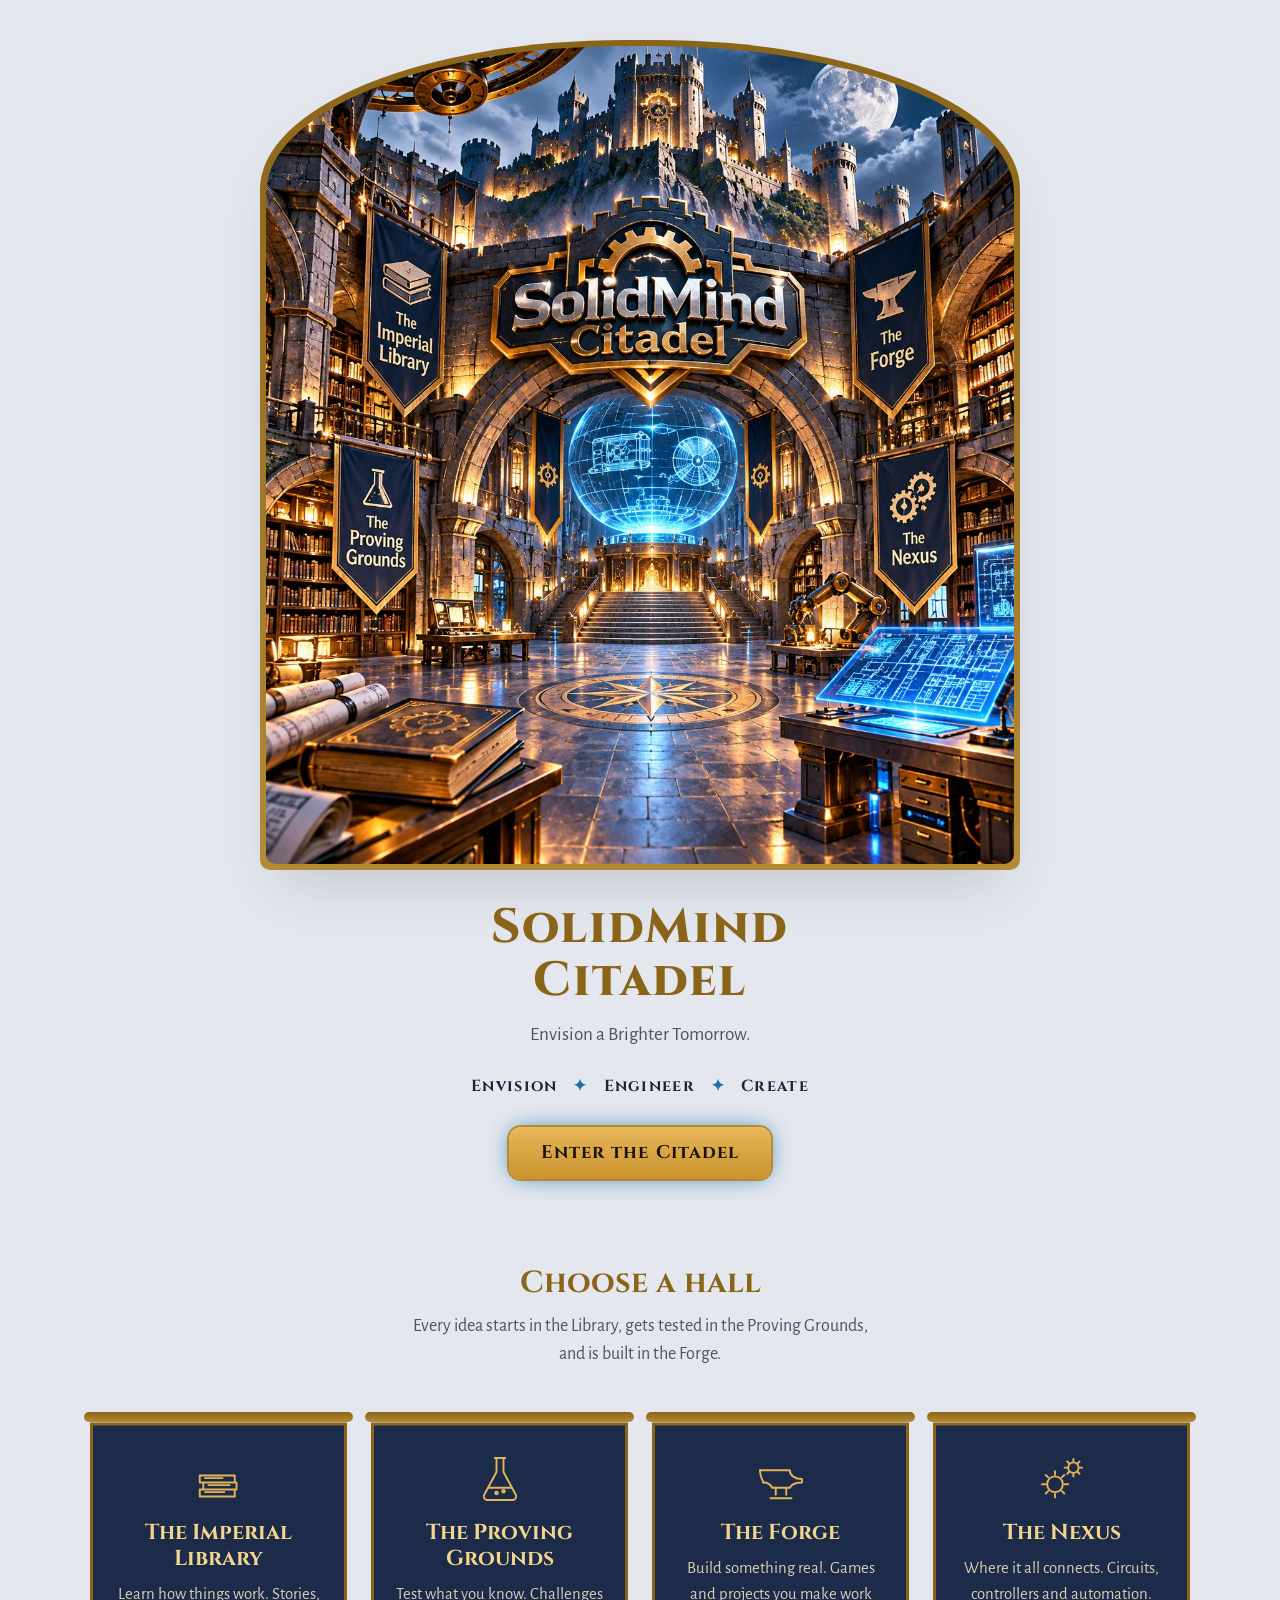
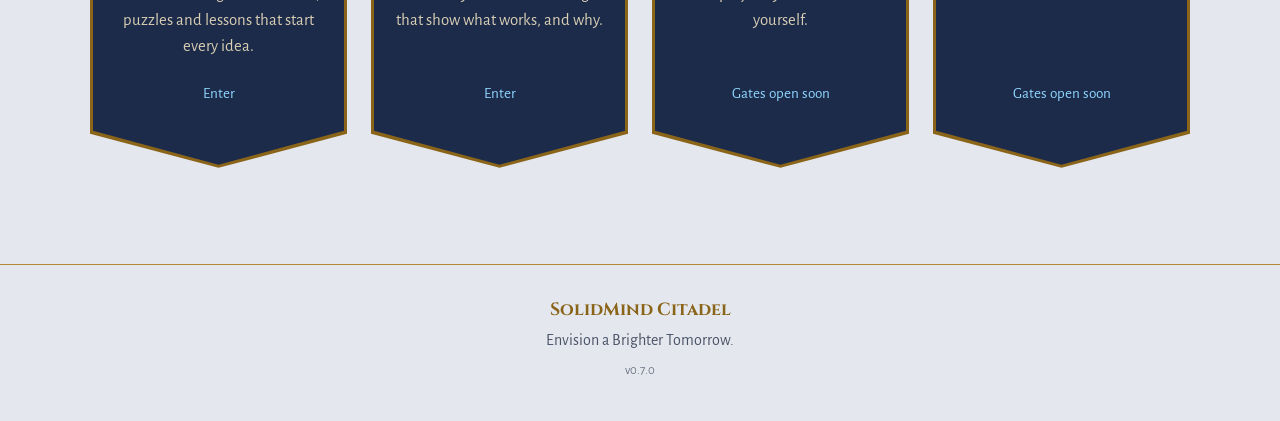
<file: index.html>
<!DOCTYPE html>
<!--
  SolidMind Citadel - main page (index.html)
  ------------------------------------------------------------
  Files this page needs (upload both to the top level of the repo):
    index.html   this file
    citadel.jpg  the gate picture (name must match exactly, lowercase)
  Links to: heroes.html (the "Enter the Citadel" button)

  Search these tags to jump to a section:
    [CSS-COLORS]   night and daylight color sets
    [CSS-BANNERS]  the four hall banners
    [HTML-GATE]    the gate picture at the top
    [CSS-ENTER]    style of the "Enter the Citadel" button
    [HTML-ENTER]   "Enter the Citadel" button (opens heroes.html)
    [HTML-HALLS]   the four halls (add links here later)
    [HTML-FOOTER]  bottom of the page and version number [VERSION]
    [JS-UPDATE]     reloads the page once when a newer version is out

  Public site: no kids' full names, addresses or passwords anywhere.
-->
<html lang="en">
<head>
<meta charset="utf-8">
<meta name="viewport" content="width=device-width, initial-scale=1, viewport-fit=cover">
<!-- [JS-UPDATE] [VERSION] Pages update themselves. When this page opens, it asks
     version.json (skipping the browser's saved copy) for the newest version. If that is newer
     than PAGE_VERSION below, the page reloads ONCE with "_fresh=<version>" in the address, so
     the browser fetches the newest copy. It never loops: it won't reload if the address
     already has that "_fresh" mark, or if this tab already tried for that version. If
     version.json can't be loaded, nothing happens and the page works as usual. -->
<script>
(function () {
  var PAGE_VERSION = "0.7.0"; // [VERSION] change with every version, same as the footer
  var VERSION_FILE = "version.json";
  function newer(a, b) { // true if version a is newer than version b (so "0.10.0" is newer than "0.9.2")
    var x = String(a).split("."), y = String(b).split(".");
    for (var i = 0; i < 3; i++) { var d = (parseInt(x[i], 10) || 0) - (parseInt(y[i], 10) || 0); if (d) return d > 0; }
    return false;
  }
  try {
    if (!window.fetch || !window.URL) return;
    fetch(VERSION_FILE + "?t=" + Date.now(), { cache: "no-store" })
      .then(function (r) { return r.ok ? r.json() : null; })
      .then(function (j) {
        if (!j || !j.version || !newer(j.version, PAGE_VERSION)) return;
        var url = new URL(location.href);
        if (url.searchParams.get("_fresh") === j.version) return; // already reloaded for it
        var key = "smc-fresh:" + location.pathname;
        try { if (sessionStorage.getItem(key) === j.version) return; sessionStorage.setItem(key, j.version); } catch (e) { /* storage blocked: the address mark still stops loops */ }
        url.searchParams.set("_fresh", j.version);
        location.replace(url.toString());
      })
      .catch(function () { /* offline or missing: keep the page as it is */ });
  } catch (e) { /* very old browser: keep the page as it is */ }
})();
</script>
<title>SolidMind Citadel</title>
<meta name="description" content="SolidMind Citadel: learn, test and build. Envision a Brighter Tomorrow.">
<link rel="icon" href="data:image/svg+xml,<svg xmlns='http://www.w3.org/2000/svg' viewBox='0 0 100 100'><text y='.9em' font-size='90'>🏰</text></svg>">
<link rel="preconnect" href="https://fonts.googleapis.com">
<link rel="preconnect" href="https://fonts.gstatic.com" crossorigin>
<link href="https://fonts.googleapis.com/css2?family=Cinzel:wght@500;700;800&family=Alegreya+Sans:wght@400;500;700&display=swap" rel="stylesheet">
<style>
/* [CSS-COLORS] Night is the default look; daylight is used when the device is in light mode */
:root {
  color-scheme: dark;
  --sky: #0F1B30;          /* page background, night sky */
  --stone: #1A2740;        /* raised surfaces */
  --banner: #1C2B4A;       /* banner cloth */
  --gold: #D9A441;         /* trim, icons, headings */
  --gold-soft: #A9802F;
  --text: #EFE3C8;         /* parchment-colored text */
  --text-dim: #B9AE96;
  --arcane: #6CCBFF;       /* the blue glow from the orb */
  --shadow: rgba(4, 8, 18, .55);
  box-sizing: border-box;
  padding-top: env(safe-area-inset-top, 0px);
  padding-bottom: env(safe-area-inset-bottom, 0px);
}
@media (prefers-color-scheme: light) {
  :root:not([data-theme="dark"]) {
    color-scheme: light;
    --sky: #E4E8EE;        /* daylight stone */
    --stone: #F2F4F7;
    --banner: #1C2B4A;     /* banners stay navy in daylight, like real cloth */
    --gold: #8A6418;
    --gold-soft: #B38A35;
    --text: #1A2338;
    --text-dim: #4A5468;
    --arcane: #1C6FA8;
    --shadow: rgba(26, 35, 56, .18);
  }
}
:root[data-theme="dark"] { color-scheme: dark; }
*, *::before, *::after { box-sizing: inherit; }
html { scroll-padding-top: env(safe-area-inset-top, 0px); }

body {
  margin: 0;
  background: var(--sky);
  color: var(--text);
  font-family: "Alegreya Sans", "Segoe UI", system-ui, sans-serif;
  font-size: 1.125rem;
  line-height: 1.55;
}
img { max-width: 100%; display: block; }
a { color: inherit; }
:focus-visible { outline: 3px solid var(--arcane); outline-offset: 4px; }

.wrap { width: min(1100px, 100% - 2rem); margin-inline: auto; }

/* [CSS-GATE] The picture sits in a gold-trimmed arch, like the doorway in the art */
.gate {
  margin-top: clamp(1rem, 4vw, 2.5rem);
  padding: 6px;
  background: linear-gradient(var(--gold), var(--gold-soft));
  border-radius: 48% 48% 10px 10px / 18% 18% 10px 10px;
  box-shadow: 0 30px 60px -20px var(--shadow);
  max-width: 760px;
  margin-inline: auto;
}
.gate img {
  border-radius: inherit;
  width: 100%;
  height: auto;
  aspect-ratio: 1199 / 1312;
  object-fit: cover;
  background: var(--stone);
}

.motto {
  text-align: center;
  margin: 2rem auto 0;
  max-width: 34ch;
}
.motto h1 {
  font-family: "Cinzel", Georgia, serif;
  font-weight: 800;
  font-size: clamp(1.9rem, 5vw, 3rem);
  letter-spacing: .04em;
  line-height: 1.1;
  color: var(--gold);
  margin: 0;
}
.motto p {
  margin: .75rem 0 0;
  font-size: 1.2rem;
  color: var(--text-dim);
}

/* Envision > Engineer > Create, carved into a stone strip */
.path {
  display: flex;
  justify-content: center;
  flex-wrap: wrap;
  gap: .4rem 1rem;
  margin: 1.5rem auto 0;
  font-family: "Cinzel", Georgia, serif;
  font-weight: 700;
  font-size: 1rem;
  letter-spacing: .08em;
  color: var(--text);
}
.path span + span::before {
  content: "\2726";        /* small star between words */
  color: var(--arcane);
  margin-right: 1rem;
}

/* [CSS-BANNERS] Each hall is a hanging banner with a pointed bottom */
.halls-title {
  font-family: "Cinzel", Georgia, serif;
  font-weight: 700;
  font-size: clamp(1.4rem, 3vw, 1.9rem);
  text-align: center;
  color: var(--gold);
  margin: clamp(3rem, 8vw, 5rem) 0 .4rem;
}
.halls-sub {
  text-align: center;
  color: var(--text-dim);
  margin: 0 auto 2.5rem;
  max-width: 46ch;
}
.halls {
  display: grid;
  grid-template-columns: repeat(auto-fit, minmax(210px, 1fr));
  gap: 2.25rem 1.5rem;
  list-style: none;
  padding: 0;
  margin: 0;
}
.hall { position: relative; padding-top: 14px; }
/* the rod each banner hangs from */
.hall::before {
  content: "";
  position: absolute;
  top: 4px; left: -6px; right: -6px;
  height: 10px;
  border-radius: 5px;
  background: linear-gradient(var(--gold), var(--gold-soft));
}
.cloth {
  --notch: 34px;
  display: block;
  height: 100%;
  text-decoration: none;
  padding: 3px;            /* gold edge */
  background: var(--gold);
  clip-path: polygon(0 0, 100% 0, 100% calc(100% - var(--notch)), 50% 100%, 0 calc(100% - var(--notch)));
  transform-origin: top center;
  filter: drop-shadow(0 18px 18px var(--shadow));
}
.cloth-inner {
  height: 100%;
  background: var(--banner);
  clip-path: inherit;
  padding: 1.6rem 1.25rem calc(var(--notch) + 1.6rem);
  text-align: center;
  color: #EFE3C8;          /* banner text stays light in both themes */
  display: flex;
  flex-direction: column;
  align-items: center;
  gap: .6rem;
}
.cloth svg {
  width: 56px; height: 56px;
  stroke: #E3B456; fill: none;
  stroke-width: 2.2; stroke-linecap: round; stroke-linejoin: round;
}
.cloth h3 {
  font-family: "Cinzel", Georgia, serif;
  font-weight: 700;
  font-size: 1.35rem;
  line-height: 1.2;
  margin: .2rem 0 0;
  color: #F3D58C;
}
.cloth p { margin: 0; font-size: 1.05rem; color: #D9CEB4; }
.cloth .status {
  margin-top: auto;
  padding-top: .8rem;
  font-size: .95rem;
  color: #8FD6FF;
}

/* Halls that are open (links) lift slightly when pointed at */
a.cloth { transition: transform .2s ease; }
a.cloth:hover, a.cloth:focus-visible { transform: translateY(-4px); }

/* One moment of motion: the banners unfurl when the page opens */
@keyframes unfurl {
  from { transform: scaleY(.05); opacity: 0; }
  to   { transform: scaleY(1);   opacity: 1; }
}
.hall .cloth { animation: unfurl .7s cubic-bezier(.2, .8, .2, 1) both; }
.hall:nth-child(2) .cloth { animation-delay: .12s; }
.hall:nth-child(3) .cloth { animation-delay: .24s; }
.hall:nth-child(4) .cloth { animation-delay: .36s; }
@media (prefers-reduced-motion: reduce) {
  .hall .cloth { animation: none; }
  a.cloth { transition: none; }
}

/* [CSS-ENTER] The big "Enter the Citadel" button under the motto */
.enter {
  display: flex;
  justify-content: center;
  margin: 1.75rem 0 0;
}
.enter a {
  display: inline-flex;
  align-items: center;
  justify-content: center;
  min-height: 52px;
  padding: .75rem 2rem;
  font-family: "Cinzel", Georgia, serif;
  font-weight: 700;
  font-size: 1.15rem;
  letter-spacing: .06em;
  color: #1A1408;
  background: linear-gradient(#E8B85A, #C9922E);
  border-radius: 12px;
  text-decoration: none;
  box-shadow: 0 0 0 2px var(--gold-soft), 0 0 24px -4px var(--arcane);
}
.enter a:hover { filter: brightness(1.08); }

/* [CSS-FOOTER] */
footer {
  margin-top: clamp(3.5rem, 9vw, 6rem);
  padding: 2rem 0 2.5rem;
  border-top: 1px solid var(--gold-soft);
  text-align: center;
  color: var(--text-dim);
  font-size: 1rem;
}
footer strong {
  display: block;
  font-family: "Cinzel", Georgia, serif;
  color: var(--gold);
  font-size: 1.1rem;
  margin-bottom: .25rem;
}
.version { display: block; margin-top: .5rem; font-size: .8rem; opacity: .8; }
</style>
</head>
<body>

<main class="wrap">

  <!-- [HTML-GATE] The Citadel picture. File must be named citadel.jpg -->
  <div class="gate">
    <img src="citadel.jpg" width="1199" height="1312"
         alt="A castle on a hill above a great hall with bookshelves, a glowing blue globe, and banners for the Imperial Library, the Proving Grounds, the Forge and the Nexus.">
  </div>

  <header class="motto">
    <h1>SolidMind Citadel</h1>
    <p>Envision a Brighter Tomorrow.</p>
    <div class="path" aria-label="Envision, Engineer, Create">
      <span>Envision</span><span>Engineer</span><span>Create</span>
    </div>
  </header>

  <!-- [HTML-ENTER] Opens the "Who enters the Citadel?" hero screen -->
  <p class="enter"><a href="heroes.html">Enter the Citadel</a></p>

  <h2 class="halls-title">Choose a hall</h2>
  <p class="halls-sub">Every idea starts in the Library, gets tested in the Proving Grounds, and is built in the Forge.</p>

  <!-- [HTML-HALLS]
       The Imperial Library (v0.7.0) and the Proving Grounds are open; the Forge and the Nexus are closed here.
       Each hall is a <div class="cloth"> while it's closed.
       To open a hall later: change <div class="cloth"> to <a class="cloth" href="library.html">
       (and its closing </div> to </a>), then change the status line. -->
  <ul class="halls">

    <li class="hall">
      <a class="cloth" href="library.html"><div class="cloth-inner">
        <svg viewBox="0 0 64 64" aria-hidden="true">
          <path d="M10 44h40v8H10zM14 36h38v8H14zM10 28h40v8H10z"/>
          <path d="M16 31h20M20 39h24M16 47h22"/>
        </svg>
        <h3>The Imperial Library</h3>
        <p>Learn how things work. Stories, puzzles and lessons that start every idea.</p>
        <span class="status">Enter</span>
      </div></a>
    </li>

    <li class="hall">
      <a class="cloth" href="proving-grounds.html"><div class="cloth-inner">
        <svg viewBox="0 0 64 64" aria-hidden="true">
          <path d="M26 8h12M28 8v16L14 50a4 4 0 0 0 3.5 6h29a4 4 0 0 0 3.5-6L36 24V8"/>
          <path d="M19 42h26"/>
          <circle cx="28" cy="48" r="1.5"/><circle cx="36" cy="46" r="1.5"/>
        </svg>
        <h3>The Proving Grounds</h3>
        <p>Test what you know. Challenges that show what works, and why.</p>
        <span class="status">Enter</span>
      </div></a>
    </li>

    <li class="hall">
      <div class="cloth"><div class="cloth-inner">
        <svg viewBox="0 0 64 64" aria-hidden="true">
          <path d="M8 22h34c0 6 6 10 14 10v4c-8 0-12 2-14 6H22c-2-4-6-6-10-6"/>
          <path d="M8 22c0 6 2 10 4 14M26 42v8M38 42v8M20 54h24"/>
        </svg>
        <h3>The Forge</h3>
        <p>Build something real. Games and projects you make work yourself.</p>
        <span class="status">Gates open soon</span>
      </div></div>
    </li>

    <li class="hall">
      <div class="cloth"><div class="cloth-inner">
        <svg viewBox="0 0 64 64" aria-hidden="true">
          <circle cx="24" cy="38" r="9"/>
          <path d="M24 23v4M24 49v4M9 38h4M35 38h4M13.4 27.4l2.8 2.8M31.8 45.8l2.8 2.8M13.4 48.6l2.8-2.8M31.8 30.2l2.8-2.8"/>
          <circle cx="45" cy="19" r="6"/>
          <path d="M45 9v3M45 26v3M35 19h3M52 19h3M38 12l2 2M50 24l2 2M38 26l2-2M50 14l2-2"/>
        </svg>
        <h3>The Nexus</h3>
        <p>Where it all connects. Circuits, controllers and automation.</p>
        <span class="status">Gates open soon</span>
      </div></div>
    </li>

  </ul>
</main>

<!-- [HTML-FOOTER] [VERSION] update the version text with every pull request -->
<footer>
  <div class="wrap">
    <strong>SolidMind Citadel</strong>
    Envision a Brighter Tomorrow.
    <span class="version">v0.7.0</span>
  </div>
</footer>

</body>
</html>
</file>
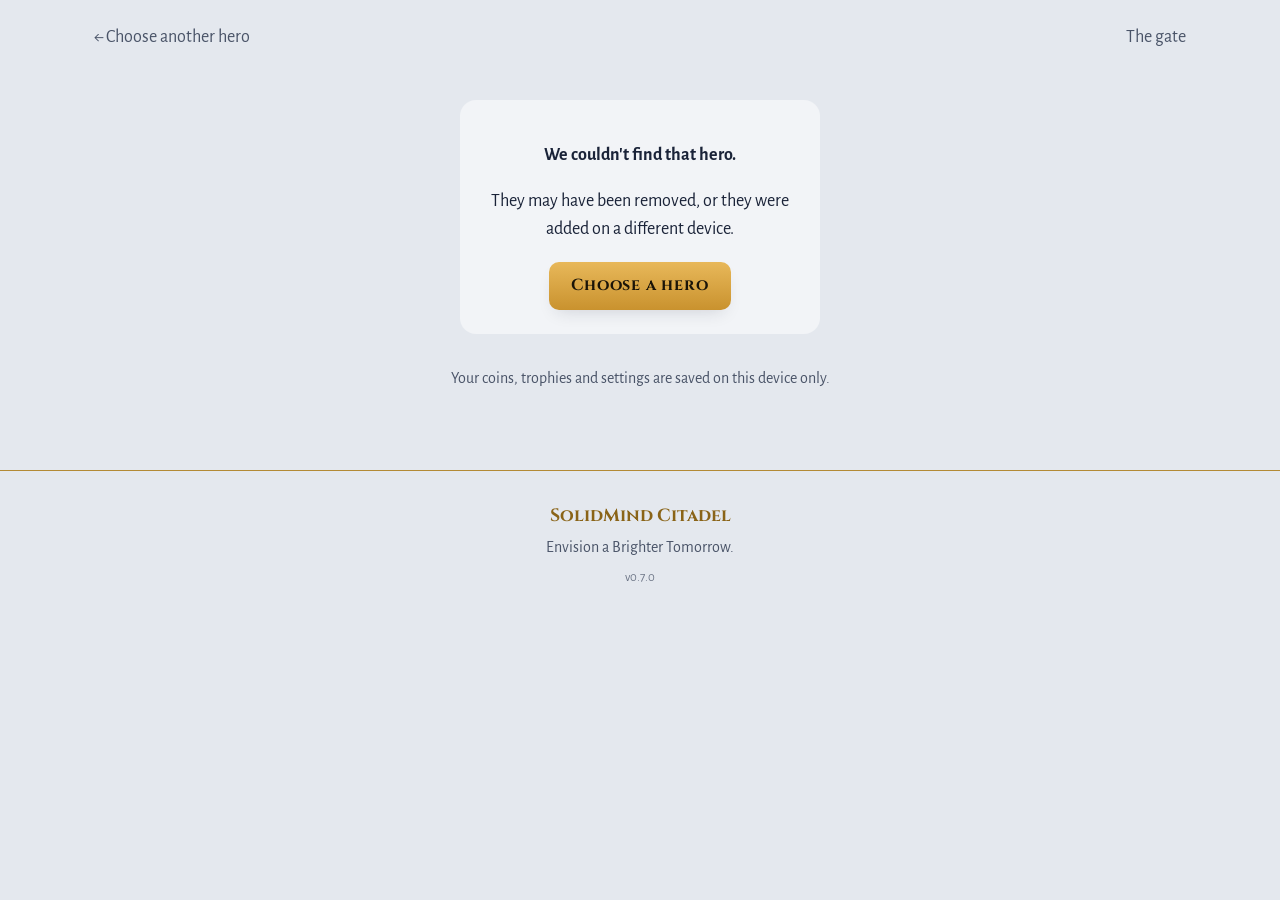
<file: hero.html>
<!DOCTYPE html>
<!--
  SolidMind Citadel - a hero's home page (hero.html?id=...)
  ------------------------------------------------------------
  Purpose: one page used by every hero. The "id" in the address says
  which hero to show: nickname, crest, gold coins, rank and tier
  (e.g. "Squire – Silver"), level, their next test, the four halls
  (closed for now: "Gates open soon"), the treasure chest (coin
  history and coins per game), the trophy hall (badges and best
  scores) and the hero's own settings (Sound, Read words out loud).
  Visitors are sent to visitor.html instead.

  Depends on: subjects.js, citadel-core.js, citadel-core.css

  Search these tags to jump to a section:
    [HTML-TOP]      links back to the hero list
    [HTML-HERO]     crest, nickname, coins, rank and tier, level
    [HTML-TEST]     the hero's next test and its status
    [HTML-SUBJECTS] "My subjects": Required or Optional (added in v0.6)
    [HTML-HALLS]    the four halls (drawn by Citadel.renderHalls)
    [HTML-CHEST]    treasure chest: coins per game and coin history
    [HTML-TROPHIES] trophy hall: rank/tier badges and best scores
    [HTML-SETTINGS] Sound and Read words out loud switches
    [HTML-FOOTER]   bottom of the page and version number
    [JS-UPDATE]     reloads the page once when a newer version is out
    [JS-HOME]       fills in the page for the chosen hero
    [JS-SUBJECTS]   draws "My subjects" from the learning plan
    [JS-CHEST]      draws the treasure chest
    [JS-TROPHIES]   draws the trophy hall
    [JS-SETTINGS]   the two switches

  Privacy: nicknames only; everything is saved on this device only.
-->
<html lang="en">
<head>
<meta charset="utf-8">
<meta name="viewport" content="width=device-width, initial-scale=1, viewport-fit=cover">
<!-- [JS-UPDATE] [VERSION] Pages update themselves. When this page opens, it asks
     version.json (skipping the browser's saved copy) for the newest version. If that is newer
     than PAGE_VERSION below, the page reloads ONCE with "_fresh=<version>" in the address, so
     the browser fetches the newest copy. It never loops: it won't reload if the address
     already has that "_fresh" mark, or if this tab already tried for that version. If
     version.json can't be loaded, nothing happens and the page works as usual. -->
<script>
(function () {
  var PAGE_VERSION = "0.7.0"; // [VERSION] change with every version, same as the footer
  var VERSION_FILE = "version.json";
  function newer(a, b) { // true if version a is newer than version b (so "0.10.0" is newer than "0.9.2")
    var x = String(a).split("."), y = String(b).split(".");
    for (var i = 0; i < 3; i++) { var d = (parseInt(x[i], 10) || 0) - (parseInt(y[i], 10) || 0); if (d) return d > 0; }
    return false;
  }
  try {
    if (!window.fetch || !window.URL) return;
    fetch(VERSION_FILE + "?t=" + Date.now(), { cache: "no-store" })
      .then(function (r) { return r.ok ? r.json() : null; })
      .then(function (j) {
        if (!j || !j.version || !newer(j.version, PAGE_VERSION)) return;
        var url = new URL(location.href);
        if (url.searchParams.get("_fresh") === j.version) return; // already reloaded for it
        var key = "smc-fresh:" + location.pathname;
        try { if (sessionStorage.getItem(key) === j.version) return; sessionStorage.setItem(key, j.version); } catch (e) { /* storage blocked: the address mark still stops loops */ }
        url.searchParams.set("_fresh", j.version);
        location.replace(url.toString());
      })
      .catch(function () { /* offline or missing: keep the page as it is */ });
  } catch (e) { /* very old browser: keep the page as it is */ }
})();
</script>
<title>Hero's Hall · SolidMind Citadel</title>
<link rel="icon" href="data:image/svg+xml,<svg xmlns='http://www.w3.org/2000/svg' viewBox='0 0 100 100'><text y='.9em' font-size='90'>🏰</text></svg>">
<link rel="preconnect" href="https://fonts.googleapis.com">
<link rel="preconnect" href="https://fonts.gstatic.com" crossorigin>
<link href="https://fonts.googleapis.com/css2?family=Cinzel:wght@500;700;800&family=Alegreya+Sans:wght@400;500;700&display=swap" rel="stylesheet">
<!-- [VERSION] "?v=" makes browsers load the newest shared files after each update -->
<link rel="stylesheet" href="citadel-core.css?v=0.7.0">
</head>
<body>

<main class="wrap" id="main">
  <!-- [HTML-TOP] -->
  <nav class="top-links" aria-label="Citadel">
    <a href="heroes.html">&larr; Choose another hero</a>
    <a href="index.html">The gate</a>
  </nav>

  <!-- [HTML-HERO] Shown when the hero is found -->
  <section id="hero-home" hidden>
    <div class="hero-head">
      <div id="crest-spot"></div>
      <h1 id="hero-name"></h1>
    </div>
    <ul class="stats">
      <li class="stat"><span class="label">Gold coins</span>
        <span class="value"><span class="coin" aria-hidden="true"></span><span id="hero-coins">0</span></span></li>
      <li class="stat"><span class="label">Rank</span><span class="value" id="hero-rank"></span></li>
      <li class="stat"><span class="label">Level</span><span class="value" id="hero-level">1</span></li>
    </ul>

    <!-- [HTML-TEST] Filled in by the script. Tests never start by themselves:
         the hero taps "Go to the test" when they choose. -->
    <section class="next-test" aria-labelledby="test-title">
      <h2 id="test-title">Next test</h2>
      <p id="test-name"></p>
      <p><span class="state-tag" id="test-state"></span></p>
      <p id="test-text"></p>
      <ul class="weak-list" id="weak-list" hidden></ul>
      <div class="btn-row" id="test-go" hidden><a class="btn" id="test-link" href="#">Go to the test</a></div>
    </section>

    <!-- [HTML-SUBJECTS] "My subjects" from the learning plan the parent sets in the
         Treasury (added in v0.6). Off subjects are not listed. -->
    <section class="panel" aria-labelledby="subjects-title">
      <h2 id="subjects-title">My subjects</h2>
      <ul class="subjects" id="subjects"></ul>
      <p class="hint" id="subjects-note">Required subjects count toward your rank tests. Optional ones are just for fun and practice.</p>
    </section>

    <!-- [HTML-HALLS] -->
    <h2 class="halls-title">Choose a hall</h2>
    <p class="halls-sub">The Imperial Library and the Proving Grounds are open! Games and adventures earn gold coins. More halls open soon.</p>
    <ul class="halls" id="halls"></ul>

    <!-- [HTML-CHEST] -->
    <section class="panel" aria-labelledby="chest-title">
      <h2 id="chest-title"><span class="coin" aria-hidden="true"></span>Treasure chest</h2>
      <p>Where your gold coins came from.</p>
      <h3 class="sub-title">Coins from each game</h3>
      <ul class="totals" id="game-totals"></ul>
      <p class="hint" id="no-game-coins">No game coins yet. Games will add them here.</p>
      <h3 class="sub-title">Coin history <span class="hint">(newest first)</span></h3>
      <ol class="history" id="history"></ol>
      <p class="hint" id="no-history">Nothing yet. Coins you earn or lose will show up here.</p>
      <div class="btn-row" id="more-row" hidden><button class="btn ghost small" type="button" id="more-btn">Show more</button></div>
    </section>

    <!-- [HTML-TROPHIES] -->
    <section class="panel" aria-labelledby="trophy-title">
      <h2 id="trophy-title">Trophy hall</h2>
      <h3 class="sub-title">Rank badges</h3>
      <ul class="badges" id="badges"></ul>
      <h3 class="sub-title">Best scores</h3>
      <ul class="totals" id="best-scores"></ul>
      <p class="hint" id="no-scores">Play a game to earn your first trophy.</p>
    </section>

    <!-- [HTML-SETTINGS] The hero can change these; games read them from citadel-core.js -->
    <section class="panel" aria-labelledby="settings-title">
      <h2 id="settings-title">My settings</h2>
      <label class="switch"><input type="checkbox" role="switch" id="set-sound"> <span>Sound</span></label>
      <label class="switch"><input type="checkbox" role="switch" id="set-read"> <span>Read words out loud</span></label>
      <p class="hint" id="no-speech" hidden>This browser can't read words out loud, so that switch won't do anything here.</p>
      <p class="hint">Only for you, and only on this device.</p>
    </section>
  </section>

  <!-- Shown when the address has no hero, or the hero was removed -->
  <div class="empty" id="not-found" hidden>
    <p><strong>We couldn't find that hero.</strong></p>
    <p>They may have been removed, or they were added on a different device.</p>
    <a class="btn" href="heroes.html">Choose a hero</a>
  </div>

  <p class="device-note">Your coins, trophies and settings are saved on this device only.</p>
</main>

<!-- [HTML-FOOTER] [VERSION] update the version text with every pull request -->
<footer>
  <div class="wrap">
    <strong>SolidMind Citadel</strong>
    Envision a Brighter Tomorrow.
    <span class="version">v0.7.0</span>
  </div>
</footer>

<script src="subjects.js?v=0.7.0"></script>
<script src="citadel-core.js?v=0.7.0"></script>
<script>
// [JS-HOME] Reads ?id=... from the address and shows that hero.
(function () {
  var C = window.Citadel;
  var id = new URLSearchParams(location.search).get("id");
  if (C.isVisitor(id)) { location.replace("visitor.html"); return; } // visitors have their own page
  var hero = id ? C.getHero(id) : null;
  C.showStorageNotice(document.getElementById("main"));

  if (!hero) {
    document.getElementById("not-found").hidden = false;
    return;
  }
  document.title = hero.nickname + "'s Hall · SolidMind Citadel";
  document.getElementById("crest-spot").appendChild(C.crestSvg(hero, 120));
  document.getElementById("hero-name").textContent = hero.nickname;
  document.getElementById("hero-coins").textContent = hero.coins;
  document.getElementById("hero-rank").appendChild(C.rankBadge(hero));
  document.getElementById("hero-level").textContent = hero.level;

  // Next test: name, status, weak areas (if locked), and a link when it can be taken.
  var st = C.testStatus(hero);
  var STATE_NAMES = { top: "Top of the ladder", coins: "Locked: needs coins", ready: "Ready",
    "retake-coins": "Failed once", retake: "Retake ready", mastery: "Locked until mastery",
    none: "No tests for now" };
  document.getElementById("test-name").textContent = st.test ? st.test.name : "You are a Master Engineer \u2013 Gold!";
  var tag = document.getElementById("test-state");
  tag.textContent = STATE_NAMES[st.state];
  tag.className = "state-tag state-" + st.state;
  document.getElementById("test-text").textContent = C.testStatusText(hero);
  if (st.weakAreas.length) {
    var list = document.getElementById("weak-list");
    st.weakAreas.forEach(function (a) {
      list.appendChild(C.el("li", { class: a.done ? "done" : null,
        text: a.label + (a.done ? " \u2013 mastered" : " \u2013 needs " + C.MASTERY_MARK + "%") }));
    });
    list.hidden = false;
  }
  if (st.state !== "top" && st.state !== "none") {
    document.getElementById("test-link").href = "test.html?id=" + encodeURIComponent(hero.id);
    document.getElementById("test-go").hidden = false;
  }

  /* [JS-SUBJECTS] My subjects, with Required or Optional next to each.
     The Nexus (PLC) shows only when Nexus access is on; it never counts. */
  var subs = C.mySubjects(hero), subList = document.getElementById("subjects");
  subs.forEach(function (x) {
    var tagText = x.track === "nexus" ? "Nexus" : (x.choice === "required" ? "Required" : "Optional");
    subList.appendChild(C.el("li", { class: "subject subject-" + (x.track === "nexus" ? "nexus" : x.choice) },
      C.el("span", { class: "subject-emoji", "aria-hidden": "true", text: x.emoji }),
      C.el("span", { class: "subject-name", text: x.name }),
      C.el("span", { class: "subject-tag", text: tagText })));
  });
  if (!subs.length) document.getElementById("subjects-note").textContent = "No subjects yet. A parent can choose them in the Treasury.";

  C.renderHalls(document.getElementById("halls"), hero.id);
  // Rule 6: while a test is waiting, no NEW games open. Say so kindly.
  if (!C.newGamesAllowed(hero)) {
    document.querySelector(".halls-sub").textContent =
      "New games in your Required subjects stay closed until your test is done. Games you already have (like Pizza Party) and Optional subjects can still be played.";
  }

  var el = C.el;
  function $(x) { return document.getElementById(x); }
  // Dates are saved as "2026-11-15"; show them the way this device likes.
  function niceDate(d) {
    if (!d) return "Earlier";
    var t = new Date(d + "T12:00:00");
    return isNaN(t) ? d : t.toLocaleDateString(undefined, { year: "numeric", month: "short", day: "numeric" });
  }

  /* [JS-CHEST] Coins per game, then the history, 20 lines at a time. */
  var totals = C.gameTotals(hero);
  totals.forEach(function (t) {
    $("game-totals").appendChild(el("li", null, el("span", { text: t.label }), el("strong", { text: t.coins + " coins" })));
  });
  $("no-game-coins").hidden = totals.length > 0;

  var history = C.coinHistory(hero), shown = 0;
  function showMore() {
    history.slice(shown, shown + 20).forEach(function (h) {
      var plus = h.amount > 0;
      $("history").appendChild(el("li", null,
        el("span", { class: "when", text: niceDate(h.date) }),
        el("span", { class: "what", text: h.label + (h.note ? " (" + h.note + ")" : "") }),
        el("strong", { class: plus ? "plus" : "minus",
          text: (plus ? "+" : "\u2212") + Math.abs(h.amount),
          "aria-label": (plus ? "plus " : "minus ") + Math.abs(h.amount) + " coins" })));
    });
    shown = Math.min(history.length, shown + 20);
    $("more-row").hidden = shown >= history.length;
  }
  $("more-btn").addEventListener("click", showMore);
  showMore();
  $("no-history").hidden = history.length > 0;

  /* [JS-TROPHIES] A medal for every tier and rank reached, newest first. */
  C.trophies(hero).forEach(function (t) {
    $("badges").appendChild(el("li", { class: "badge tier-" + t.tier.toLowerCase() },
      el("span", { class: "medal big", "aria-hidden": "true" }),
      el("span", { class: "badge-name", text: t.label }),
      el("span", { class: "hint", text: niceDate(t.date) })));
  });
  var best = C.bestScores(hero);
  best.forEach(function (b) {
    $("best-scores").appendChild(el("li", null, el("span", { text: b.label }),
      el("strong", { text: b.text }), el("span", { class: "hint", text: niceDate(b.date) })));
  });
  $("no-scores").hidden = best.length > 0;

  /* [JS-SETTINGS] Saved right away. Turning one on gives a small sample. */
  var set = C.getSettings(hero.id);
  $("set-sound").checked = set.sound;
  $("set-read").checked = set.readAloud;
  $("no-speech").hidden = C.canSpeak();
  $("set-sound").addEventListener("change", function () {
    C.setSetting(hero.id, "sound", this.checked);
    C.playSound(hero.id, "coin");
  });
  $("set-read").addEventListener("change", function () {
    C.setSetting(hero.id, "readAloud", this.checked);
    C.speak(hero.id, "Read words out loud is on.");
  });

  document.getElementById("hero-home").hidden = false;
})();
</script>
</body>
</html>
</file>
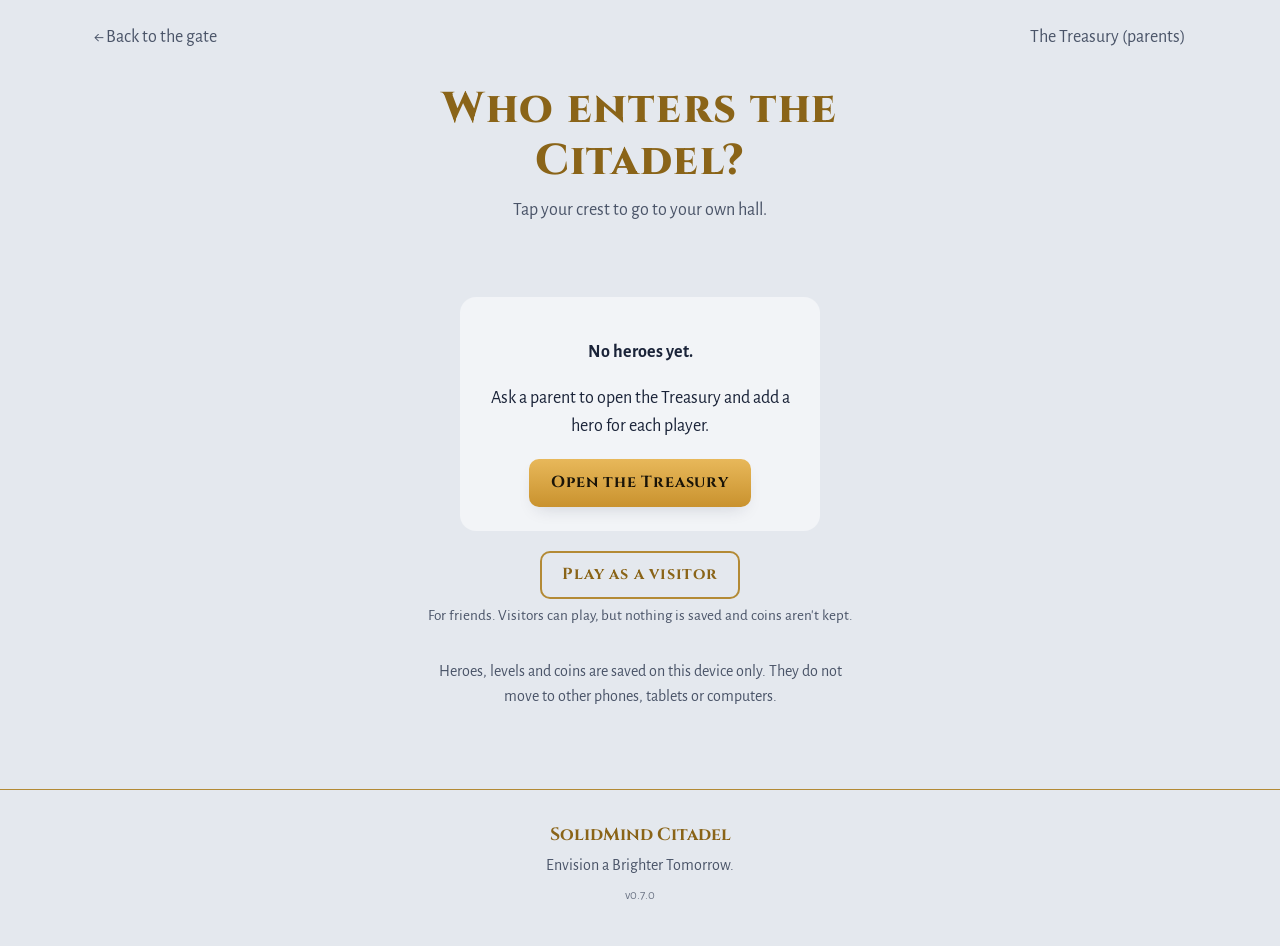
<file: heroes.html>
<!DOCTYPE html>
<!--
  SolidMind Citadel - "Who enters the Citadel?" (heroes.html)
  ------------------------------------------------------------
  Purpose: shows one card per hero (nickname, crest, color).
  Tapping a card opens that hero's home page (hero.html?id=...).
  With ?next=<hall> in the address (someone opened a hall before choosing
  a hero), tapping a card goes straight back to that hall's games instead
  (Citadel.nextPage, see [JS-NEXT] in citadel-core.js).
  Heroes are added, edited and removed by a parent in the Treasury.

  Depends on: subjects.js, citadel-core.js, citadel-core.css

  Search these tags to jump to a section:
    [HTML-TOP]      links back to the gate and to the Treasury
    [HTML-HEROES]   the hero cards (filled in by the script)
    [HTML-VISITOR]  "Play as a visitor" button for friends (visitor.html)
    [HTML-FOOTER]   bottom of the page and version number
    [JS-UPDATE]     reloads the page once when a newer version is out
    [JS-CARDS]      builds the hero cards (and handles ?next=<hall>)

  Privacy: nicknames only; everything is saved on this device only.
-->
<html lang="en">
<head>
<meta charset="utf-8">
<meta name="viewport" content="width=device-width, initial-scale=1, viewport-fit=cover">
<!-- [JS-UPDATE] [VERSION] Pages update themselves. When this page opens, it asks
     version.json (skipping the browser's saved copy) for the newest version. If that is newer
     than PAGE_VERSION below, the page reloads ONCE with "_fresh=<version>" in the address, so
     the browser fetches the newest copy. It never loops: it won't reload if the address
     already has that "_fresh" mark, or if this tab already tried for that version. If
     version.json can't be loaded, nothing happens and the page works as usual. -->
<script>
(function () {
  var PAGE_VERSION = "0.7.0"; // [VERSION] change with every version, same as the footer
  var VERSION_FILE = "version.json";
  function newer(a, b) { // true if version a is newer than version b (so "0.10.0" is newer than "0.9.2")
    var x = String(a).split("."), y = String(b).split(".");
    for (var i = 0; i < 3; i++) { var d = (parseInt(x[i], 10) || 0) - (parseInt(y[i], 10) || 0); if (d) return d > 0; }
    return false;
  }
  try {
    if (!window.fetch || !window.URL) return;
    fetch(VERSION_FILE + "?t=" + Date.now(), { cache: "no-store" })
      .then(function (r) { return r.ok ? r.json() : null; })
      .then(function (j) {
        if (!j || !j.version || !newer(j.version, PAGE_VERSION)) return;
        var url = new URL(location.href);
        if (url.searchParams.get("_fresh") === j.version) return; // already reloaded for it
        var key = "smc-fresh:" + location.pathname;
        try { if (sessionStorage.getItem(key) === j.version) return; sessionStorage.setItem(key, j.version); } catch (e) { /* storage blocked: the address mark still stops loops */ }
        url.searchParams.set("_fresh", j.version);
        location.replace(url.toString());
      })
      .catch(function () { /* offline or missing: keep the page as it is */ });
  } catch (e) { /* very old browser: keep the page as it is */ }
})();
</script>
<title>Who enters the Citadel? · SolidMind Citadel</title>
<link rel="icon" href="data:image/svg+xml,<svg xmlns='http://www.w3.org/2000/svg' viewBox='0 0 100 100'><text y='.9em' font-size='90'>🏰</text></svg>">
<link rel="preconnect" href="https://fonts.googleapis.com">
<link rel="preconnect" href="https://fonts.gstatic.com" crossorigin>
<link href="https://fonts.googleapis.com/css2?family=Cinzel:wght@500;700;800&family=Alegreya+Sans:wght@400;500;700&display=swap" rel="stylesheet">
<!-- [VERSION] "?v=" makes browsers load the newest shared files after each update -->
<link rel="stylesheet" href="citadel-core.css?v=0.7.0">
</head>
<body>

<main class="wrap" id="main">
  <!-- [HTML-TOP] -->
  <nav class="top-links" aria-label="Citadel">
    <a href="index.html">&larr; Back to the gate</a>
    <a href="treasury.html">The Treasury (parents)</a>
  </nav>

  <header class="page-title">
    <h1>Who enters the Citadel?</h1>
    <p id="intro">Tap your crest to go to your own hall.</p>
  </header>

  <!-- [HTML-HEROES] Cards are added by the script below -->
  <ul class="hero-grid" id="hero-grid"></ul>

  <div class="empty" id="no-heroes" hidden>
    <p><strong>No heroes yet.</strong></p>
    <p>Ask a parent to open the Treasury and add a hero for each player.</p>
    <a class="btn" href="treasury.html">Open the Treasury</a>
  </div>

  <!-- [HTML-VISITOR] For friends: they can play, but nothing is saved -->
  <div id="visitor-box">
    <div class="btn-row visitor-row">
      <a class="btn ghost" id="visitor-link" href="visitor.html">Play as a visitor</a>
    </div>
    <p class="hint" style="text-align:center">For friends. Visitors can play, but nothing is saved and coins aren't kept.</p>
  </div>

  <p class="device-note">Heroes, levels and coins are saved on this device only.
    They do not move to other phones, tablets or computers.</p>
</main>

<!-- [HTML-FOOTER] [VERSION] update the version text with every pull request -->
<footer>
  <div class="wrap">
    <strong>SolidMind Citadel</strong>
    Envision a Brighter Tomorrow.
    <span class="version">v0.7.0</span>
  </div>
</footer>

<script src="subjects.js?v=0.7.0"></script>
<script src="citadel-core.js?v=0.7.0"></script>
<script>
// [JS-CARDS] One card per hero. Text is added safely with Citadel.el (never as HTML).
(function () {
  var C = window.Citadel, el = C.el;
  var main = document.getElementById("main");
  var grid = document.getElementById("hero-grid");
  var heroes = C.getHeroes();
  C.showStorageNotice(main);

  // Came from a hall? Then each card (and the visitor button) goes back to that hall.
  var next = new URLSearchParams(location.search).get("next");
  if (!C.NEXT_PAGES[next]) next = null;
  var HALL_NAMES = { "proving-grounds": "the Proving Grounds", "nexus": "the Nexus" };
  if (next) {
    document.getElementById("intro").textContent = "Tap your crest to enter " + HALL_NAMES[next] + ".";
    if (next === "nexus") document.getElementById("visitor-box").hidden = true; // visitors never enter the Nexus
    else document.getElementById("visitor-link").href = C.nextPage(next, C.VISITOR_ID);
  }

  if (!heroes.length) {
    document.getElementById("no-heroes").hidden = false;
    return;
  }
  heroes.forEach(function (hero) {
    var color = C.COLORS.filter(function (c) { return c.id === hero.color; })[0] || C.COLORS[0];
    var href = next ? C.nextPage(next, hero.id) : "hero.html?id=" + encodeURIComponent(hero.id);
    var card = el("a", { class: "hero-card", href: href,
                         style: "--hero-color:" + color.hex },
      C.crestSvg(hero, 96),
      el("span", { class: "name", text: hero.nickname }),
      C.rankBadge(hero),
      el("span", { class: "meta", text: "Level " + hero.level + " \u00B7 " + hero.coins + " coins" }));
    grid.appendChild(el("li", null, card));
  });
})();
</script>
</body>
</html>
</file>
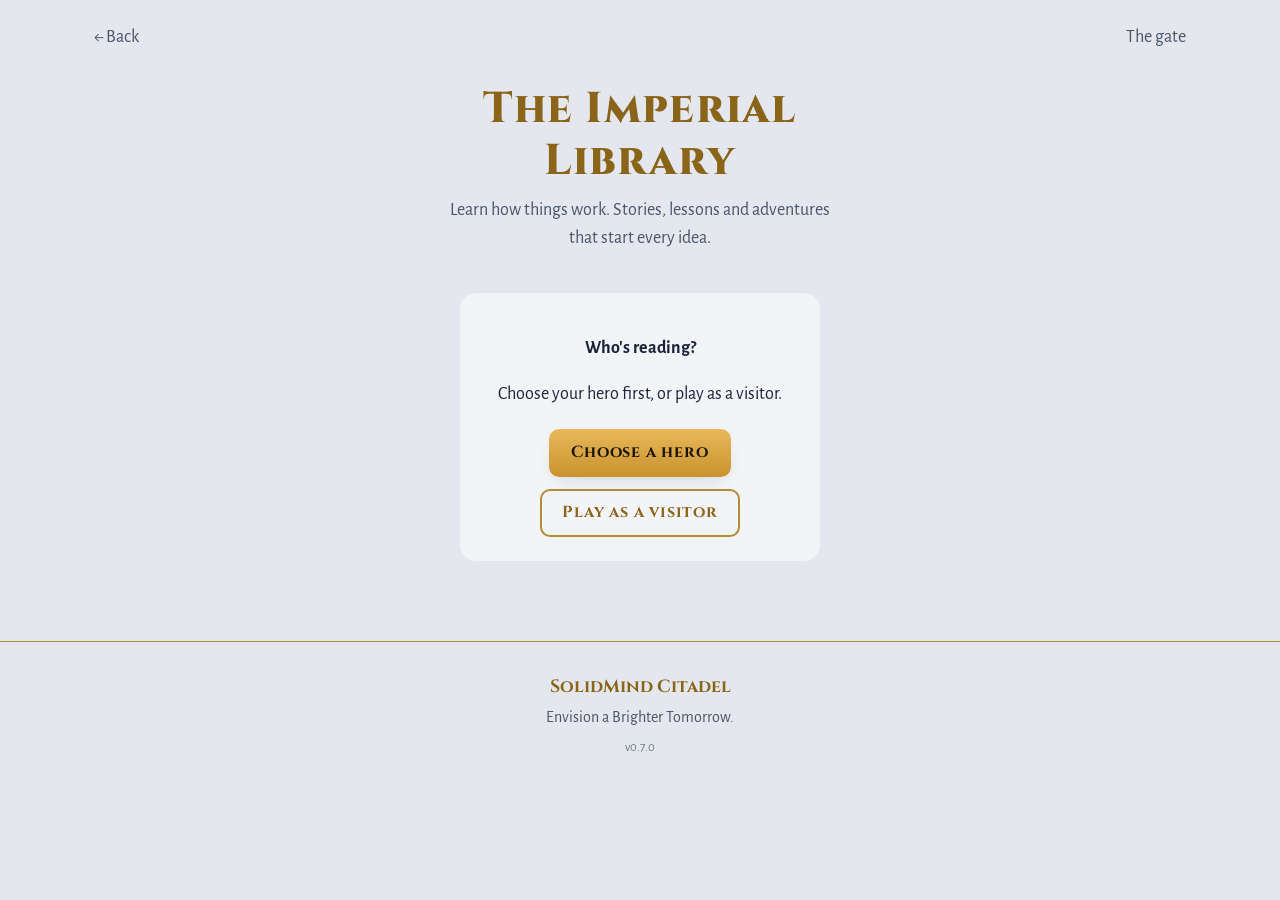
<file: library.html>
<!DOCTYPE html>
<!--
  SolidMind Citadel - The Imperial Library hall (library.html?id=...)
  ------------------------------------------------------------
  Purpose: lists the adventures in the Library. Each adventure has chapters
  played by the chapter engine (citadel-adventure.js) in
  adventures/play.html. The "id" in the address says who is playing (a hero,
  or "visitor"). Without an id, it asks the player to choose a hero first;
  heroes.html?next=library brings them straight back here.
  To add a chapter: put its data file in adventures/<adventure>/ (see
  CHAPTER-TEMPLATE.md) and add one line to ADVENTURES below. The title,
  subject and picture come from the chapter's own data file.
  Chapters whose subject is Off in the hero's learning plan are left out;
  a chapter that isn't a starter is shown locked while a rank test waits
  (rule 6). Nexus chapters are not listed here (they belong in the Nexus).

  Depends on: subjects.js, citadel-core.js, citadel-core.css,
              citadel-adventure.js, citadel-adventure.css

  Search these tags to jump to a section:
    [HTML-TOP]         links back
    [HTML-ADVENTURES]  the list of chapters (filled in by the script)
    [HTML-FOOTER]      bottom of the page and version number
    [JS-UPDATE]        reloads the page once when a newer version is out
    [JS-ADVENTURES]    the chapters in this hall
    [JS-LIST]          loads each chapter's data and draws its card

  Privacy: nicknames only; everything is saved on this device only.
-->
<html lang="en">
<head>
<meta charset="utf-8">
<meta name="viewport" content="width=device-width, initial-scale=1, viewport-fit=cover">
<!-- [JS-UPDATE] [VERSION] Pages update themselves. When this page opens, it asks
     version.json (skipping the browser's saved copy) for the newest version. If that is newer
     than PAGE_VERSION below, the page reloads ONCE with "_fresh=<version>" in the address, so
     the browser fetches the newest copy. It never loops: it won't reload if the address
     already has that "_fresh" mark, or if this tab already tried for that version. If
     version.json can't be loaded, nothing happens and the page works as usual. -->
<script>
(function () {
  var PAGE_VERSION = "0.7.0"; // [VERSION] change with every version, same as the footer
  var VERSION_FILE = "version.json";
  function newer(a, b) { // true if version a is newer than version b (so "0.10.0" is newer than "0.9.2")
    var x = String(a).split("."), y = String(b).split(".");
    for (var i = 0; i < 3; i++) { var d = (parseInt(x[i], 10) || 0) - (parseInt(y[i], 10) || 0); if (d) return d > 0; }
    return false;
  }
  try {
    if (!window.fetch || !window.URL) return;
    fetch(VERSION_FILE + "?t=" + Date.now(), { cache: "no-store" })
      .then(function (r) { return r.ok ? r.json() : null; })
      .then(function (j) {
        if (!j || !j.version || !newer(j.version, PAGE_VERSION)) return;
        var url = new URL(location.href);
        if (url.searchParams.get("_fresh") === j.version) return; // already reloaded for it
        var key = "smc-fresh:" + location.pathname;
        try { if (sessionStorage.getItem(key) === j.version) return; sessionStorage.setItem(key, j.version); } catch (e) { /* storage blocked: the address mark still stops loops */ }
        url.searchParams.set("_fresh", j.version);
        location.replace(url.toString());
      })
      .catch(function () { /* offline or missing: keep the page as it is */ });
  } catch (e) { /* very old browser: keep the page as it is */ }
})();
</script>
<title>The Imperial Library · SolidMind Citadel</title>
<link rel="icon" href="data:image/svg+xml,<svg xmlns='http://www.w3.org/2000/svg' viewBox='0 0 100 100'><text y='.9em' font-size='90'>🏰</text></svg>">
<link rel="preconnect" href="https://fonts.googleapis.com">
<link rel="preconnect" href="https://fonts.gstatic.com" crossorigin>
<link href="https://fonts.googleapis.com/css2?family=Cinzel:wght@500;700;800&family=Alegreya+Sans:wght@400;500;700&display=swap" rel="stylesheet">
<!-- [VERSION] "?v=" makes browsers load the newest shared files after each update -->
<link rel="stylesheet" href="citadel-core.css?v=0.7.0">
<link rel="stylesheet" href="citadel-adventure.css?v=0.7.0">
</head>
<body>

<main class="wrap" id="main">
  <!-- [HTML-TOP] -->
  <nav class="top-links" aria-label="Citadel">
    <a href="heroes.html" id="back-link">&larr; Back</a>
    <a href="index.html">The gate</a>
  </nav>

  <header class="page-title">
    <h1>The Imperial Library</h1>
    <p>Learn how things work. Stories, lessons and adventures that start every idea.</p>
  </header>

  <!-- [HTML-ADVENTURES] -->
  <ul class="game-list" id="adventures" hidden></ul>
  <p class="empty" id="none" hidden>No adventures here right now.</p>
  <p class="empty" id="load-error" hidden>The adventures couldn't load. Check the internet connection and reload the page.</p>

  <div class="empty" id="no-player" hidden>
    <p><strong>Who's reading?</strong></p>
    <p>Choose your hero first, or play as a visitor.</p>
    <div class="btn-row"><a class="btn" href="heroes.html?next=library">Choose a hero</a><a class="btn ghost" href="library.html?id=visitor">Play as a visitor</a></div>
  </div>

  <p class="device-note" id="note"></p>
</main>

<!-- [HTML-FOOTER] [VERSION] update the version text with every pull request -->
<footer>
  <div class="wrap">
    <strong>SolidMind Citadel</strong>
    Envision a Brighter Tomorrow.
    <span class="version">v0.7.0</span>
  </div>
</footer>

<script src="subjects.js?v=0.7.0"></script>
<script src="citadel-core.js?v=0.7.0"></script>
<script src="citadel-adventure.js?v=0.7.0"></script>
<script>
(function () {
  var C = window.Citadel, A = window.CitadelAdventure, el = C.el;
  function $(x) { return document.getElementById(x); }

  // [JS-ADVENTURES] One line per chapter: its adventure folder and chapter file name
  // (adventures/sample/chapter-1.js). Everything else comes from the data file.
  var ADVENTURES = [
    { adventure: "sample", chapter: "chapter-1" }
  ];

  // [JS-LIST]
  var id = new URLSearchParams(location.search).get("id");
  var hero = id ? C.getHero(id) : null;
  C.showStorageNotice($("main"));
  if (!hero) { $("no-player").hidden = false; return; }
  var visitor = C.isVisitor(id);
  $("back-link").href = visitor ? "visitor.html" : "hero.html?id=" + encodeURIComponent(id);
  $("back-link").textContent = visitor ? "← Visitor page" : "← " + hero.nickname + "'s hall";
  $("note").textContent = visitor
    ? "Playing as a visitor: nothing is saved, and coins are only for fun."
    : "Playing as " + hero.nickname + ". Progress, coins and skills are saved on this device only.";

  Promise.all(ADVENTURES.map(function (a) {
    return A.load("adventures/", "", a.adventure, a.chapter, true).catch(function () { return null; });
  })).then(function (chapters) {
    var shown = 0, failed = 0;
    chapters.forEach(function (chap, i) {
      if (!chap) { failed++; return; }
      if (chap.track === "nexus") return;          // Nexus chapters live in the Nexus
      var acc = A.access(id, chap);
      if (!acc.ok && acc.why !== "test") return;   // subject Off: hidden
      shown++;
      var prog = A.progress(id, chap), done = A.stepsDone(prog), total = A.STEPS.length;
      var subj = window.CitadelSubjects.get(chap.subject);
      var inner = [
        el("span", { class: "game-emoji", "aria-hidden": "true", text: chap.emoji || "📖" }),
        el("h2", { text: chap.title }),
        el("p", { text: (subj ? subj.emoji + " " + subj.name + " · " : "") + (chap.blurb || "") }),
        chap.sample ? el("p", { class: "adv-sample", text: "Sample – real stories coming soon" }) : null,
        el("div", { class: "adv-progress" },
          el("span", { text: A.finished(prog) ? "Finished ⭐" : done + " of " + total + " steps" }),
          el("span", { class: "bar", role: "progressbar", "aria-valuemin": 0, "aria-valuemax": total, "aria-valuenow": done, "aria-label": "Steps done" },
            el("span", { style: "width:" + Math.round(100 * done / total) + "%" }))),
        el("span", { class: "btn play", text: !acc.ok ? "Opens after your test" : done ? "Continue" : "Start" })
      ];
      var href = "adventures/play.html?adv=" + encodeURIComponent(ADVENTURES[i].adventure) +
        "&ch=" + encodeURIComponent(ADVENTURES[i].chapter) + "&id=" + encodeURIComponent(id);
      var card = acc.ok ? el("a", { class: "game-card", href: href }) : el("div", { class: "game-card locked" });
      inner.forEach(function (n) { if (n) card.appendChild(n); });
      $("adventures").appendChild(el("li", null, card));
    });
    $("adventures").hidden = !shown;
    $("none").hidden = shown > 0 || failed > 0;
    $("load-error").hidden = !(failed && !shown);
  });
})();
</script>
</body>
</html>
</file>
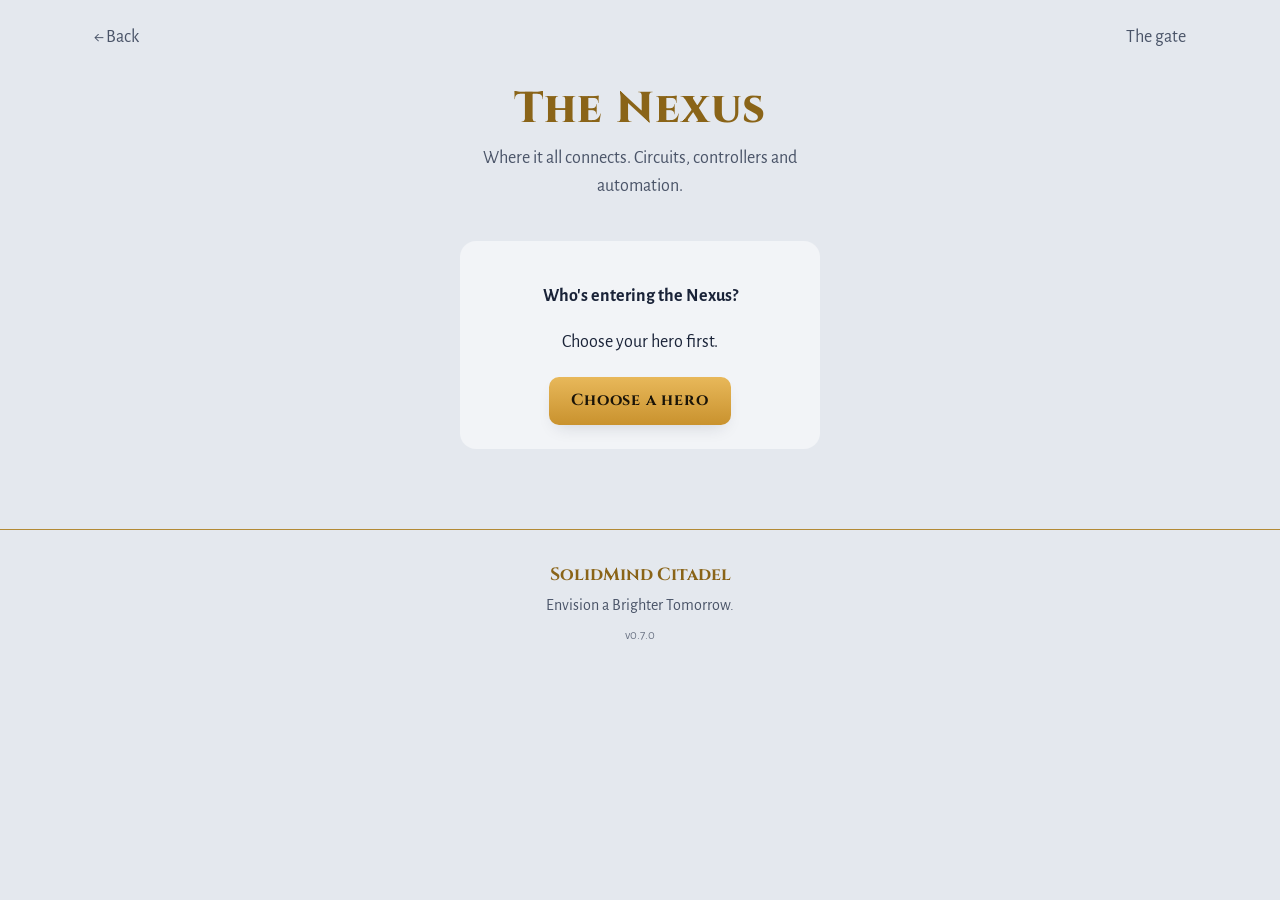
<file: nexus.html>
<!DOCTYPE html>
<!--
  SolidMind Citadel - The Nexus hall (nexus.html?id=...)
  ------------------------------------------------------------
  Purpose: lists the games in the Nexus. The Nexus holds games from Ariet's
  PLC training course (for now, Ladder Race). They are standalone games,
  NOT part of the Citadel's learning system: no coins, skills, trophies or
  rank tests. Only heroes whose "Nexus access" is on (set by a parent in the
  Treasury) can enter. Visitors never can. Like the PIN, this is a gate for
  kids, not security (the site is public).
  Without an id, it asks for a hero first; heroes.html?next=nexus brings
  them straight back here after they choose.

  Depends on: subjects.js, citadel-core.js, citadel-core.css

  Search these tags to jump to a section:
    [HTML-TOP]      links back
    [HTML-GAMES]    the list of games (filled in by the script)
    [HTML-CLOSED]   shown when this hero has no Nexus access
    [HTML-FOOTER]   bottom of the page and version number
    [JS-UPDATE]     reloads the page once when a newer version is out
    [JS-GAMES]      the games in this hall
    [JS-LIST]       checks access and draws the game cards

  Privacy: nicknames only; everything is saved on this device only.
-->
<html lang="en">
<head>
<meta charset="utf-8">
<meta name="viewport" content="width=device-width, initial-scale=1, viewport-fit=cover">
<!-- [JS-UPDATE] [VERSION] Pages update themselves. When this page opens, it asks
     version.json (skipping the browser's saved copy) for the newest version. If that is newer
     than PAGE_VERSION below, the page reloads ONCE with "_fresh=<version>" in the address, so
     the browser fetches the newest copy. It never loops: it won't reload if the address
     already has that "_fresh" mark, or if this tab already tried for that version. If
     version.json can't be loaded, nothing happens and the page works as usual. -->
<script>
(function () {
  var PAGE_VERSION = "0.7.0"; // [VERSION] change with every version, same as the footer
  var VERSION_FILE = "version.json";
  function newer(a, b) { // true if version a is newer than version b (so "0.10.0" is newer than "0.9.2")
    var x = String(a).split("."), y = String(b).split(".");
    for (var i = 0; i < 3; i++) { var d = (parseInt(x[i], 10) || 0) - (parseInt(y[i], 10) || 0); if (d) return d > 0; }
    return false;
  }
  try {
    if (!window.fetch || !window.URL) return;
    fetch(VERSION_FILE + "?t=" + Date.now(), { cache: "no-store" })
      .then(function (r) { return r.ok ? r.json() : null; })
      .then(function (j) {
        if (!j || !j.version || !newer(j.version, PAGE_VERSION)) return;
        var url = new URL(location.href);
        if (url.searchParams.get("_fresh") === j.version) return; // already reloaded for it
        var key = "smc-fresh:" + location.pathname;
        try { if (sessionStorage.getItem(key) === j.version) return; sessionStorage.setItem(key, j.version); } catch (e) { /* storage blocked: the address mark still stops loops */ }
        url.searchParams.set("_fresh", j.version);
        location.replace(url.toString());
      })
      .catch(function () { /* offline or missing: keep the page as it is */ });
  } catch (e) { /* very old browser: keep the page as it is */ }
})();
</script>
<title>The Nexus · SolidMind Citadel</title>
<link rel="icon" href="data:image/svg+xml,<svg xmlns='http://www.w3.org/2000/svg' viewBox='0 0 100 100'><text y='.9em' font-size='90'>🏰</text></svg>">
<link rel="preconnect" href="https://fonts.googleapis.com">
<link rel="preconnect" href="https://fonts.gstatic.com" crossorigin>
<link href="https://fonts.googleapis.com/css2?family=Cinzel:wght@500;700;800&family=Alegreya+Sans:wght@400;500;700&display=swap" rel="stylesheet">
<!-- [VERSION] "?v=" makes browsers load the newest shared files after each update -->
<link rel="stylesheet" href="citadel-core.css?v=0.7.0">
</head>
<body>

<main class="wrap" id="main">
  <!-- [HTML-TOP] -->
  <nav class="top-links" aria-label="Citadel">
    <a href="heroes.html" id="back-link">&larr; Back</a>
    <a href="index.html">The gate</a>
  </nav>

  <header class="page-title">
    <h1>The Nexus</h1>
    <p>Where it all connects. Circuits, controllers and automation.</p>
  </header>

  <!-- [HTML-GAMES] -->
  <ul class="game-list" id="games" hidden></ul>
  <p class="device-note" id="note" hidden>These are games from the SolidMind PLC course. Just play and have fun: they don't earn coins or trophies.</p>

  <!-- [HTML-CLOSED] -->
  <div class="empty" id="closed" hidden>
    <p><strong>The Nexus is closed for this hero.</strong></p>
    <p>A parent can open it in the Treasury.</p>
    <a class="btn" id="closed-link" href="heroes.html">Back</a>
  </div>

  <div class="empty" id="no-player" hidden>
    <p><strong>Who's entering the Nexus?</strong></p>
    <p>Choose your hero first.</p>
    <div class="btn-row"><a class="btn" href="heroes.html?next=nexus">Choose a hero</a></div>
  </div>
</main>

<!-- [HTML-FOOTER] [VERSION] update the version text with every pull request -->
<footer>
  <div class="wrap">
    <strong>SolidMind Citadel</strong>
    Envision a Brighter Tomorrow.
    <span class="version">v0.7.0</span>
  </div>
</footer>

<script src="subjects.js?v=0.7.0"></script>
<script src="citadel-core.js?v=0.7.0"></script>
<script>
(function () {
  var C = window.Citadel, el = C.el;
  function $(x) { return document.getElementById(x); }

  // [JS-GAMES] One line per game in this hall.
  var GAMES = [
    { id: "ladder-race", name: "Ladder Race", emoji: "🪜", href: "nexus/ladder-race.html",
      text: "Solve the ladder, climb the board, beat the computer." }
  ];

  // [JS-LIST]
  var id = new URLSearchParams(location.search).get("id");
  var hero = id ? C.getHero(id) : null;
  C.showStorageNotice($("main"));
  if (!hero) { $("no-player").hidden = false; return; }
  var home = C.isVisitor(id) ? "visitor.html" : "hero.html?id=" + encodeURIComponent(id);
  $("back-link").href = home;
  $("back-link").textContent = C.isVisitor(id) ? "← Visitor page" : "← " + hero.nickname + "'s hall";
  if (!C.hasNexusAccess(id)) { $("closed-link").href = home; $("closed").hidden = false; return; }

  GAMES.forEach(function (g) {
    var card = el("a", { class: "game-card", href: g.href + "?id=" + encodeURIComponent(id) },
      el("span", { class: "game-emoji", "aria-hidden": "true", text: g.emoji }),
      el("h2", { text: g.name }),
      el("p", { text: g.text }),
      el("span", { class: "btn play", text: "Play" }));
    $("games").appendChild(el("li", null, card));
  });
  $("games").hidden = false;
  $("note").hidden = false;
})();
</script>
</body>
</html>
</file>
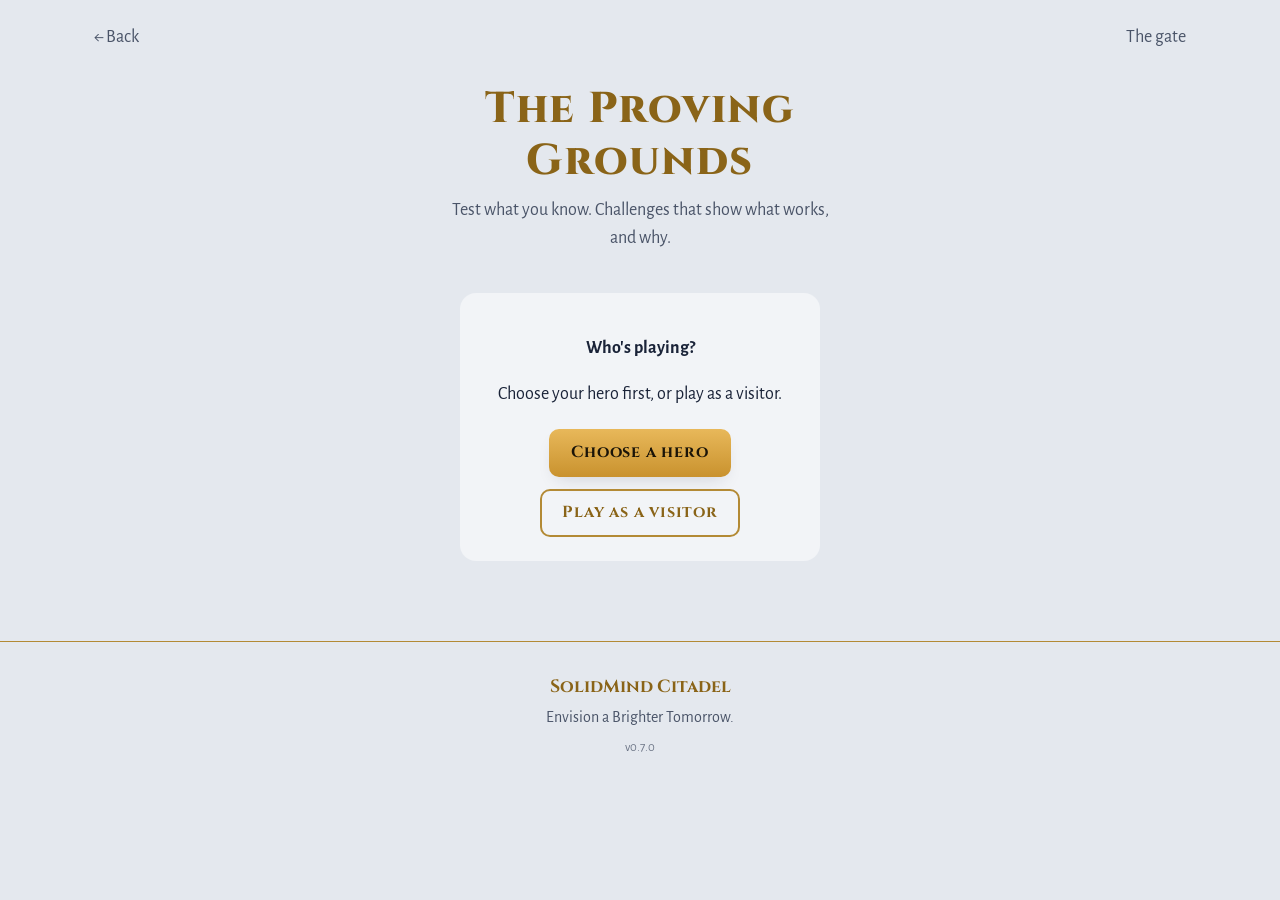
<file: proving-grounds.html>
<!DOCTYPE html>
<!--
  SolidMind Citadel - The Proving Grounds hall (proving-grounds.html?id=...)
  ------------------------------------------------------------
  Purpose: lists the games in this hall (math challenges and quizzes).
  The "id" in the address says who is playing (a hero, or "visitor").
  Without an id, it asks the player to choose a hero first; after they
  choose, heroes.html?next=proving-grounds brings them straight back here.
  To add a game: add one line to GAMES below and put the game in games/.
  A game that isn't a starter game is shown locked while that hero has
  a rank test waiting (rule 6, Citadel.canPlayGame).

  Depends on: subjects.js, citadel-core.js, citadel-core.css

  Search these tags to jump to a section:
    [HTML-TOP]      links back
    [HTML-GAMES]    the list of games (filled in by the script)
    [HTML-FOOTER]   bottom of the page and version number
    [JS-UPDATE]     reloads the page once when a newer version is out
    [JS-GAMES]      the games in this hall
    [JS-LIST]       draws the game cards

  Privacy: nicknames only; everything is saved on this device only.
-->
<html lang="en">
<head>
<meta charset="utf-8">
<meta name="viewport" content="width=device-width, initial-scale=1, viewport-fit=cover">
<!-- [JS-UPDATE] [VERSION] Pages update themselves. When this page opens, it asks
     version.json (skipping the browser's saved copy) for the newest version. If that is newer
     than PAGE_VERSION below, the page reloads ONCE with "_fresh=<version>" in the address, so
     the browser fetches the newest copy. It never loops: it won't reload if the address
     already has that "_fresh" mark, or if this tab already tried for that version. If
     version.json can't be loaded, nothing happens and the page works as usual. -->
<script>
(function () {
  var PAGE_VERSION = "0.7.0"; // [VERSION] change with every version, same as the footer
  var VERSION_FILE = "version.json";
  function newer(a, b) { // true if version a is newer than version b (so "0.10.0" is newer than "0.9.2")
    var x = String(a).split("."), y = String(b).split(".");
    for (var i = 0; i < 3; i++) { var d = (parseInt(x[i], 10) || 0) - (parseInt(y[i], 10) || 0); if (d) return d > 0; }
    return false;
  }
  try {
    if (!window.fetch || !window.URL) return;
    fetch(VERSION_FILE + "?t=" + Date.now(), { cache: "no-store" })
      .then(function (r) { return r.ok ? r.json() : null; })
      .then(function (j) {
        if (!j || !j.version || !newer(j.version, PAGE_VERSION)) return;
        var url = new URL(location.href);
        if (url.searchParams.get("_fresh") === j.version) return; // already reloaded for it
        var key = "smc-fresh:" + location.pathname;
        try { if (sessionStorage.getItem(key) === j.version) return; sessionStorage.setItem(key, j.version); } catch (e) { /* storage blocked: the address mark still stops loops */ }
        url.searchParams.set("_fresh", j.version);
        location.replace(url.toString());
      })
      .catch(function () { /* offline or missing: keep the page as it is */ });
  } catch (e) { /* very old browser: keep the page as it is */ }
})();
</script>
<title>The Proving Grounds · SolidMind Citadel</title>
<link rel="icon" href="data:image/svg+xml,<svg xmlns='http://www.w3.org/2000/svg' viewBox='0 0 100 100'><text y='.9em' font-size='90'>🏰</text></svg>">
<link rel="preconnect" href="https://fonts.googleapis.com">
<link rel="preconnect" href="https://fonts.gstatic.com" crossorigin>
<link href="https://fonts.googleapis.com/css2?family=Cinzel:wght@500;700;800&family=Alegreya+Sans:wght@400;500;700&display=swap" rel="stylesheet">
<!-- [VERSION] "?v=" makes browsers load the newest shared files after each update -->
<link rel="stylesheet" href="citadel-core.css?v=0.7.0">
</head>
<body>

<main class="wrap" id="main">
  <!-- [HTML-TOP] -->
  <nav class="top-links" aria-label="Citadel">
    <a href="heroes.html" id="back-link">&larr; Back</a>
    <a href="index.html">The gate</a>
  </nav>

  <header class="page-title">
    <h1>The Proving Grounds</h1>
    <p>Test what you know. Challenges that show what works, and why.</p>
  </header>

  <!-- [HTML-GAMES] -->
  <ul class="game-list" id="games" hidden></ul>

  <div class="empty" id="no-player" hidden>
    <p><strong>Who's playing?</strong></p>
    <p>Choose your hero first, or play as a visitor.</p>
    <div class="btn-row"><a class="btn" href="heroes.html?next=proving-grounds">Choose a hero</a><a class="btn ghost" href="proving-grounds.html?id=visitor">Play as a visitor</a></div>
  </div>

  <p class="device-note" id="note"></p>
</main>

<!-- [HTML-FOOTER] [VERSION] update the version text with every pull request -->
<footer>
  <div class="wrap">
    <strong>SolidMind Citadel</strong>
    Envision a Brighter Tomorrow.
    <span class="version">v0.7.0</span>
  </div>
</footer>

<script src="subjects.js?v=0.7.0"></script>
<script src="citadel-core.js?v=0.7.0"></script>
<script>
(function () {
  var C = window.Citadel, el = C.el;
  function $(x) { return document.getElementById(x); }

  // [JS-GAMES] One line per game in this hall.
  var GAMES = [
    { id: "pizza-party", name: "Pizza Party", emoji: "🍕", href: "games/pizza-party.html",
      text: "Count, share and slice pizzas. Halves, quarters and fractions at higher levels." }
  ];

  // [JS-LIST]
  var id = new URLSearchParams(location.search).get("id");
  var hero = id ? C.getHero(id) : null;
  C.showStorageNotice($("main"));
  if (!hero) { $("no-player").hidden = false; return; }
  var visitor = C.isVisitor(id);
  $("back-link").href = visitor ? "visitor.html" : "hero.html?id=" + encodeURIComponent(id);
  $("back-link").textContent = visitor ? "← Visitor page" : "← " + hero.nickname + "'s hall";
  $("note").textContent = visitor
    ? "Playing as a visitor: nothing is saved, and coins are only for fun."
    : "Playing as " + hero.nickname + ". Coins and skills are saved on this device only.";

  // Since v0.6: games whose subject is Off in the hero's learning plan are left out.
  var shown = 0;
  GAMES.forEach(function (g) {
    if (!C.gameVisible(id, g.id)) return;
    shown++;
    var open = C.canPlayGame(id, g.id);
    var starter = C.STARTER_GAMES.indexOf(g.id) >= 0;
    var inner = [
      el("span", { class: "game-emoji", "aria-hidden": "true", text: g.emoji }),
      el("h2", { text: g.name }),
      el("p", { text: g.text }),
      starter ? el("span", { class: "hint", text: "Starter game: always open" }) : null,
      el("span", { class: "btn play", text: open ? "Play" : "Opens after your test" })
    ];
    var card = open
      ? el("a", { class: "game-card", href: g.href + "?id=" + encodeURIComponent(id) })
      : el("div", { class: "game-card locked" });
    inner.forEach(function (n) { if (n) card.appendChild(n); });
    $("games").appendChild(el("li", null, card));
  });
  $("games").hidden = !shown;
  if (!shown) $("main").insertBefore(el("p", { class: "empty", text: "No games here for " + hero.nickname + " right now." }), $("note"));
})();
</script>
</body>
</html>
</file>
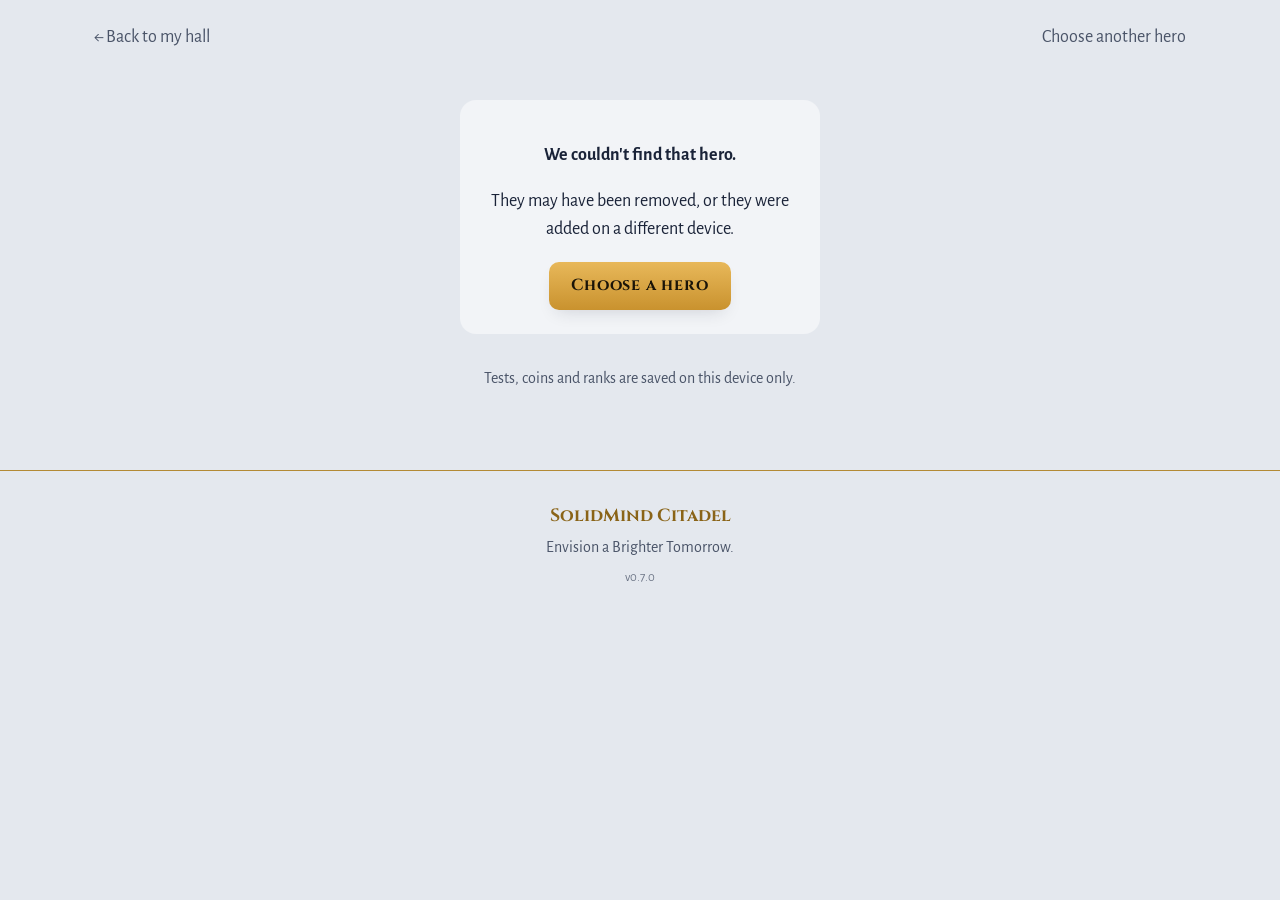
<file: test.html>
<!DOCTYPE html>
<!--
  SolidMind Citadel - a hero's next test (test.html?id=...)
  ------------------------------------------------------------
  Purpose: shows the hero's next tier or promotion test, its coin
  amount, its status and the rules. Real questions come later with the
  games, so for now taking the test shows "Test questions coming soon".

  A parent-only preview (behind the Treasury PIN) can pretend a pass,
  a fail, add coins, or pretend a 90% game score in a weak area, so the
  whole flow can be seen before real questions exist. The preview uses
  the same rules code (citadel-core.js) real tests will use.

  Depends on: subjects.js, citadel-core.js, citadel-core.css

  Search these tags to jump to a section:
    [HTML-TOP]      links back
    [HTML-TEST]     test name, coin amount, status, weak areas
    [HTML-TAKE]     "Take the test" and the coming-soon message
    [HTML-RULES]    the test rules in plain words
    [HTML-PREVIEW]  parent-only preview buttons
    [HTML-FOOTER]   bottom of the page and version number
    [JS-UPDATE]     reloads the page once when a newer version is out
    [JS-DRAW]       fills in the page
    [JS-PREVIEW]    pretend pass / fail / coins / mastery

  Privacy: nicknames only; everything is saved on this device only.
-->
<html lang="en">
<head>
<meta charset="utf-8">
<meta name="viewport" content="width=device-width, initial-scale=1, viewport-fit=cover">
<!-- [JS-UPDATE] [VERSION] Pages update themselves. When this page opens, it asks
     version.json (skipping the browser's saved copy) for the newest version. If that is newer
     than PAGE_VERSION below, the page reloads ONCE with "_fresh=<version>" in the address, so
     the browser fetches the newest copy. It never loops: it won't reload if the address
     already has that "_fresh" mark, or if this tab already tried for that version. If
     version.json can't be loaded, nothing happens and the page works as usual. -->
<script>
(function () {
  var PAGE_VERSION = "0.7.0"; // [VERSION] change with every version, same as the footer
  var VERSION_FILE = "version.json";
  function newer(a, b) { // true if version a is newer than version b (so "0.10.0" is newer than "0.9.2")
    var x = String(a).split("."), y = String(b).split(".");
    for (var i = 0; i < 3; i++) { var d = (parseInt(x[i], 10) || 0) - (parseInt(y[i], 10) || 0); if (d) return d > 0; }
    return false;
  }
  try {
    if (!window.fetch || !window.URL) return;
    fetch(VERSION_FILE + "?t=" + Date.now(), { cache: "no-store" })
      .then(function (r) { return r.ok ? r.json() : null; })
      .then(function (j) {
        if (!j || !j.version || !newer(j.version, PAGE_VERSION)) return;
        var url = new URL(location.href);
        if (url.searchParams.get("_fresh") === j.version) return; // already reloaded for it
        var key = "smc-fresh:" + location.pathname;
        try { if (sessionStorage.getItem(key) === j.version) return; sessionStorage.setItem(key, j.version); } catch (e) { /* storage blocked: the address mark still stops loops */ }
        url.searchParams.set("_fresh", j.version);
        location.replace(url.toString());
      })
      .catch(function () { /* offline or missing: keep the page as it is */ });
  } catch (e) { /* very old browser: keep the page as it is */ }
})();
</script>
<title>Test · SolidMind Citadel</title>
<link rel="icon" href="data:image/svg+xml,<svg xmlns='http://www.w3.org/2000/svg' viewBox='0 0 100 100'><text y='.9em' font-size='90'>🏰</text></svg>">
<link rel="preconnect" href="https://fonts.googleapis.com">
<link rel="preconnect" href="https://fonts.gstatic.com" crossorigin>
<link href="https://fonts.googleapis.com/css2?family=Cinzel:wght@500;700;800&family=Alegreya+Sans:wght@400;500;700&display=swap" rel="stylesheet">
<!-- [VERSION] "?v=" makes browsers load the newest shared files after each update -->
<link rel="stylesheet" href="citadel-core.css?v=0.7.0">
</head>
<body>

<main class="wrap" id="main">
  <!-- [HTML-TOP] -->
  <nav class="top-links" aria-label="Citadel">
    <a href="heroes.html" id="back-link">&larr; Back to my hall</a>
    <a href="heroes.html">Choose another hero</a>
  </nav>

  <section id="test-page" hidden>
    <div class="hero-head">
      <div id="crest-spot"></div>
      <h1 id="hero-name"></h1>
      <p id="hero-rank"></p>
    </div>

    <!-- [HTML-TEST] -->
    <section class="panel" aria-labelledby="test-name">
      <h2 id="test-name"></h2>
      <p>Coin amount: <strong id="test-cost"></strong> &middot; You have: <strong id="hero-coins"></strong></p>
      <p><span class="state-tag" id="test-state"></span></p>
      <p id="test-text"></p>
      <ul class="weak-list" id="weak-list" hidden></ul>

      <!-- [HTML-TAKE] The hero decides when; nothing starts by itself. -->
      <div class="btn-row" id="take-row" hidden><button class="btn" type="button" id="take-btn">Take the test</button></div>
      <div class="coming-soon" id="coming-soon" hidden role="status">Test questions coming soon</div>
      <p class="ok" id="result-msg" role="status"></p>
    </section>

    <!-- [HTML-RULES] -->
    <section class="panel">
      <h2>How tests work</h2>
      <ol class="rules" id="rules"></ol>
    </section>

    <!-- [HTML-PREVIEW] Parents only. Needs the Treasury PIN. -->
    <details class="panel" id="preview">
      <summary style="cursor:pointer;min-height:44px;font-weight:700">Parent preview (needs the Treasury PIN)</summary>
      <form id="preview-unlock" novalidate>
        <p class="hint">Real questions come with the games. Until then, these buttons let a parent see what
          happens after a pass or a fail. They change this hero's real progress on this device.</p>
        <label for="preview-pin">Treasury PIN</label>
        <input class="pin-input" id="preview-pin" type="password" inputmode="numeric" pattern="[0-9]*" maxlength="4" autocomplete="current-password">
        <p class="error" id="preview-error" role="alert"></p>
        <div class="btn-row"><button class="btn ghost" type="submit">Unlock preview</button></div>
      </form>
      <div id="preview-tools" hidden>
        <div class="btn-row">
          <button class="btn ghost small" type="button" id="pv-coins">Add 10 coins</button>
          <button class="btn small" type="button" id="pv-pass">Pretend pass (11 of 12, 91.7%)</button>
          <button class="btn danger small" type="button" id="pv-fail">Pretend fail (7 of 12, 58.3%)</button>
        </div>
        <div class="btn-row" id="pv-mastery"></div>
        <p class="hint">Pretend fail scores under 75% in "Sample skill A" and "Sample skill B" (the weak areas).</p>
      </div>
    </details>
  </section>

  <div class="empty" id="not-found" hidden>
    <p><strong>We couldn't find that hero.</strong></p>
    <p>They may have been removed, or they were added on a different device.</p>
    <a class="btn" href="heroes.html">Choose a hero</a>
  </div>

  <p class="device-note">Tests, coins and ranks are saved on this device only.</p>
</main>

<!-- [HTML-FOOTER] [VERSION] update the version text with every pull request -->
<footer>
  <div class="wrap">
    <strong>SolidMind Citadel</strong>
    Envision a Brighter Tomorrow.
    <span class="version">v0.7.0</span>
  </div>
</footer>

<script src="subjects.js?v=0.7.0"></script>
<script src="citadel-core.js?v=0.7.0"></script>
<script>
(function () {
  var C = window.Citadel, el = C.el;
  function $(id) { return document.getElementById(id); }
  var id = new URLSearchParams(location.search).get("id");
  C.showStorageNotice($("main"));
  if (C.isVisitor(id)) { location.replace("visitor.html"); return; } // visitors can't take rank tests
  if (!id || !C.getHero(id)) { $("not-found").hidden = false; return; }
  $("back-link").href = "hero.html?id=" + encodeURIComponent(id);

  var STATE_NAMES = { top: "Top of the ladder", coins: "Locked: needs coins", ready: "Ready",
    "retake-coins": "Failed once", retake: "Retake ready", mastery: "Locked until mastery",
    none: "No tests for now" };

  // [HTML-RULES] written from the same numbers the rules code uses
  [
    "Each test unlocks when you have enough coins. You choose when to take it.",
    "Score " + C.PASS_MARK + "% or more to pass. You keep all your coins and move up one tier.",
    "If you don't pass, you lose half of the test's coin amount.",
    "After a first miss you get one retake, when you have enough coins again.",
    "If the retake is missed too, the test locks. Reach " + C.MASTERY_MARK + "% in each skill you found hard, " +
      "in that skill's game, and the test opens again like new.",
    "While a test is waiting, new games in your Required subjects stay closed. Games you already have, and Optional subjects, can still be played.",
    "Tests only ask about your Required subjects."
  ].forEach(function (t) { $("rules").appendChild(el("li", { text: t })); });

  /* [JS-DRAW] Redraws everything from saved data (called after any change). */
  function draw() {
    var hero = C.getHero(id);
    if (!hero) { $("test-page").hidden = true; $("not-found").hidden = false; return; }
    document.title = hero.nickname + "'s test · SolidMind Citadel";
    $("crest-spot").textContent = ""; $("crest-spot").appendChild(C.crestSvg(hero, 96));
    $("hero-name").textContent = hero.nickname;
    $("hero-rank").textContent = ""; $("hero-rank").appendChild(C.rankBadge(hero));
    var st = C.testStatus(hero);
    $("test-name").textContent = st.test ? st.test.name : "No more tests: Master Engineer – Gold!";
    $("test-cost").textContent = st.test ? st.cost + " coins" : "–";
    $("hero-coins").textContent = hero.coins + " coins";
    $("test-state").textContent = STATE_NAMES[st.state];
    $("test-state").className = "state-tag state-" + st.state;
    $("test-text").textContent = C.testStatusText(hero);
    var list = $("weak-list");
    list.textContent = "";
    st.weakAreas.forEach(function (a) {
      list.appendChild(el("li", { class: a.done ? "done" : null,
        text: a.label + (a.done ? " – mastered" : " – needs " + C.MASTERY_MARK + "%") }));
    });
    list.hidden = !st.weakAreas.length;
    $("take-row").hidden = !C.canTakeTest(hero);
    if (!C.canTakeTest(hero)) $("coming-soon").hidden = true;

    // Preview buttons follow the same rules: pass/fail only when the test can be taken.
    $("pv-pass").disabled = $("pv-fail").disabled = !C.canTakeTest(hero);
    $("pv-coins").disabled = st.state === "top" || st.state === "none";
    var m = $("pv-mastery");
    m.textContent = "";
    st.weakAreas.forEach(function (a) {
      if (a.done) return;
      m.appendChild(el("button", { class: "btn ghost small", type: "button",
        text: "Pretend 90% in " + a.label,
        onclick: function () { C.reportAreaScore(id, a.id, 90); say("90% reported for " + a.label + "."); draw(); } }));
    });
  }

  // [HTML-TAKE] No real questions yet.
  $("take-btn").addEventListener("click", function () { $("coming-soon").hidden = false; });

  /* [JS-PREVIEW] Fake answers, each tagged with the one area it checks,
     go through the real grading code (Citadel.finishTest). */
  function answers(a, b) { // a = right out of 4 in skill A, b = right out of 4 in skill B, skill C always 4/4
    var list = [];
    function add(area, label, right) {
      for (var i = 0; i < 4; i++) list.push({ area: area, label: label, correct: i < right });
    }
    add("preview-a", "Sample skill A", a);
    add("preview-b", "Sample skill B", b);
    add("preview-c", "Sample skill C", 4);
    return list;
  }
  function say(msg) { $("result-msg").textContent = msg; }
  function take(list) {
    try {
      var r = C.finishTest(id, list);
      var msgs = {
        passed: "Passed with " + r.result.percent + "%! Now " + C.rankFor(r.hero).label + ". All coins kept.",
        "failed-once": "Scored " + r.result.percent + "%. Lost half the coin amount. One retake left.",
        locked: "Scored " + r.result.percent + "% on the retake. The test is locked until the weak areas reach " + C.MASTERY_MARK + "%."
      };
      say(msgs[r.outcome]);
    } catch (e) { say(e.message); }
    draw();
  }
  $("pv-pass").addEventListener("click", function () { take(answers(4, 3)); });   // 11 of 12 right
  $("pv-fail").addEventListener("click", function () { take(answers(1, 2)); });   // 7 of 12 right
  $("pv-coins").addEventListener("click", function () { C.addCoins(id, 10, { preview: true }); say("Added 10 coins (shows as \u201cParent preview\u201d in the coin history)."); draw(); });

  $("preview-unlock").addEventListener("submit", function (e) {
    e.preventDefault();
    if (!C.hasPin()) { $("preview-error").textContent = "Create the PIN in the Treasury first."; return; }
    if (C.checkPin($("preview-pin").value)) {
      $("preview-pin").value = ""; $("preview-error").textContent = "";
      $("preview-unlock").hidden = true; $("preview-tools").hidden = false;
    } else {
      $("preview-error").textContent = "That PIN is not right.";
    }
  });

  draw();
  $("test-page").hidden = false;
})();
</script>
</body>
</html>
</file>
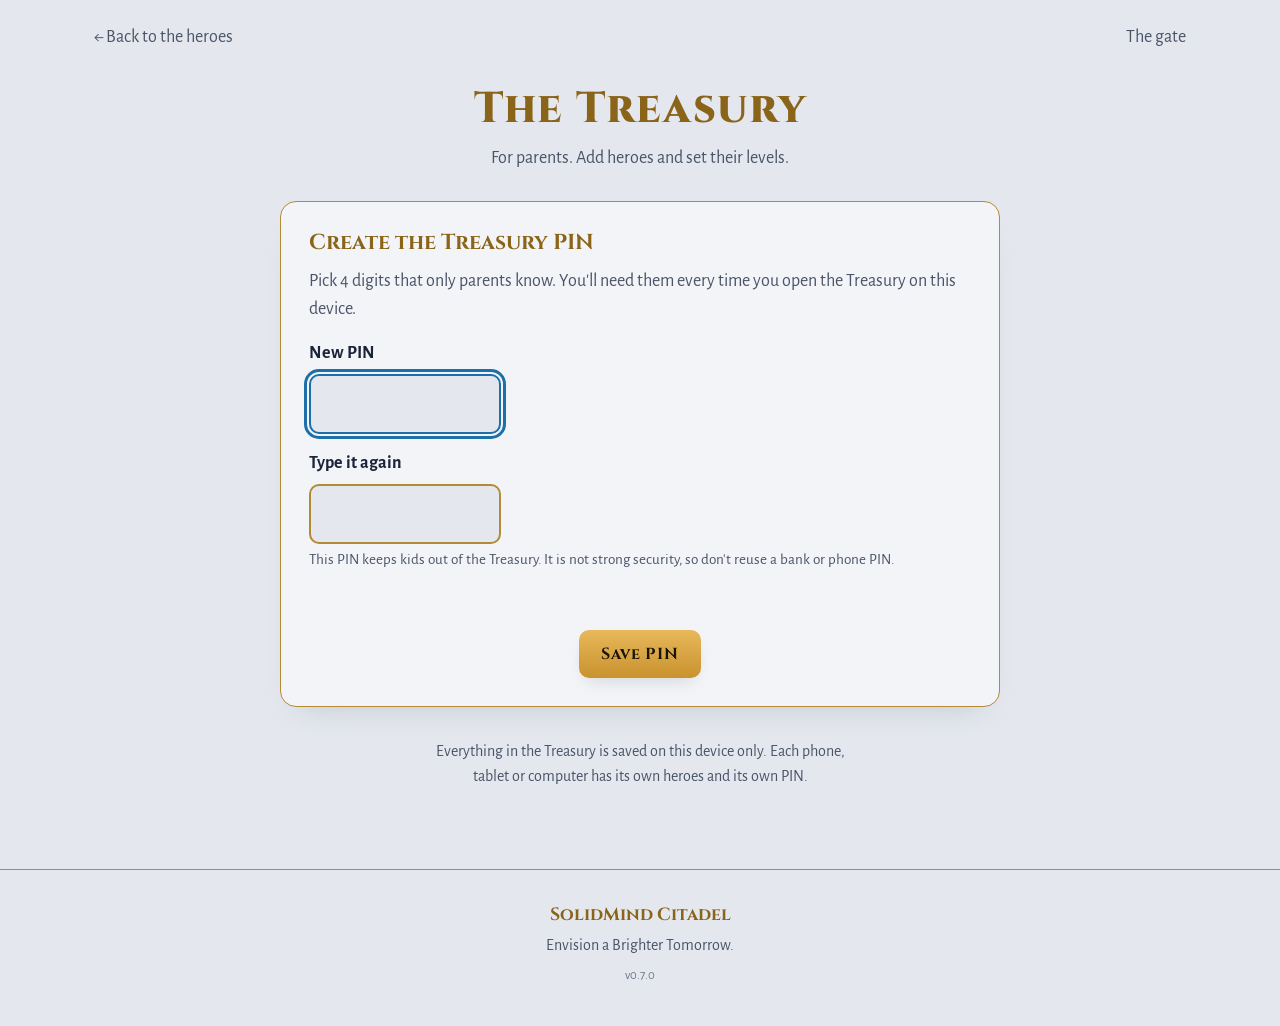
<file: treasury.html>
<!DOCTYPE html>
<!--
  SolidMind Citadel - The Treasury, parent area (treasury.html)
  ------------------------------------------------------------
  Purpose: behind a 4-digit PIN, a parent can add, edit and remove
  heroes, set each hero's level (1, 2 or 3), see each hero's progress
  (rank and tier, coins, next test status, weak areas) and change the
  coin amount for each of the 14 tests. Each hero has a "Correct coins"
  box to fix mistakes (with a reason; shown as "Correction" in the
  hero's coin history). Backup and restore keep progress safe, because
  everything lives on this one device.
  On first use it asks the parent to create the PIN.
  Rewards and payouts come in a later version.

  IMPORTANT: the PIN only keeps kids out. It is NOT real security
  (anyone with the browser's developer tools can get past it).

  Depends on: subjects.js, citadel-core.js, citadel-core.css

  Search these tags to jump to a section:
    [HTML-SETUP]    first visit: create the PIN
    [HTML-UNLOCK]   enter the PIN
    [HTML-ROSTER]   list of heroes with level, coins, rank, next test and skill grades
    [HTML-TESTS]    coin amount for each of the 14 tests
    [HTML-FORM]     add or edit a hero (nickname, crest, color, level)
    [HTML-BACKUP]   backup (file or text) and restore
    [HTML-PIN]      change PIN, lock, forgot PIN
    [HTML-FOOTER]   bottom of the page and version number
    [JS-UPDATE]     reloads the page once when a newer version is out
    [JS-VIEWS]      switches between setup / unlock / manage
    [JS-ROSTER]     draws the hero list
    [JS-TESTS]      the test coin table (save / back to starting numbers)
    [JS-CORRECT]    "Correct coins" box for each hero
    [JS-PLAN]       "Learning plan": Required / Optional / Off per subject (added in v0.6)
    [JS-NEXUS]      "Nexus access" and "Nexus rewards" switches (both off by default)
    [JS-BACKUP]     download / copy a backup, restore from a file or text
    [JS-FORM]       add / edit hero form
    [JS-PINS]       create, check and change the PIN; reset

  Privacy: nicknames only; everything is saved on this device only.
-->
<html lang="en">
<head>
<meta charset="utf-8">
<meta name="viewport" content="width=device-width, initial-scale=1, viewport-fit=cover">
<!-- [JS-UPDATE] [VERSION] Pages update themselves. When this page opens, it asks
     version.json (skipping the browser's saved copy) for the newest version. If that is newer
     than PAGE_VERSION below, the page reloads ONCE with "_fresh=<version>" in the address, so
     the browser fetches the newest copy. It never loops: it won't reload if the address
     already has that "_fresh" mark, or if this tab already tried for that version. If
     version.json can't be loaded, nothing happens and the page works as usual. -->
<script>
(function () {
  var PAGE_VERSION = "0.7.0"; // [VERSION] change with every version, same as the footer
  var VERSION_FILE = "version.json";
  function newer(a, b) { // true if version a is newer than version b (so "0.10.0" is newer than "0.9.2")
    var x = String(a).split("."), y = String(b).split(".");
    for (var i = 0; i < 3; i++) { var d = (parseInt(x[i], 10) || 0) - (parseInt(y[i], 10) || 0); if (d) return d > 0; }
    return false;
  }
  try {
    if (!window.fetch || !window.URL) return;
    fetch(VERSION_FILE + "?t=" + Date.now(), { cache: "no-store" })
      .then(function (r) { return r.ok ? r.json() : null; })
      .then(function (j) {
        if (!j || !j.version || !newer(j.version, PAGE_VERSION)) return;
        var url = new URL(location.href);
        if (url.searchParams.get("_fresh") === j.version) return; // already reloaded for it
        var key = "smc-fresh:" + location.pathname;
        try { if (sessionStorage.getItem(key) === j.version) return; sessionStorage.setItem(key, j.version); } catch (e) { /* storage blocked: the address mark still stops loops */ }
        url.searchParams.set("_fresh", j.version);
        location.replace(url.toString());
      })
      .catch(function () { /* offline or missing: keep the page as it is */ });
  } catch (e) { /* very old browser: keep the page as it is */ }
})();
</script>
<title>The Treasury · SolidMind Citadel</title>
<meta name="robots" content="noindex">
<link rel="icon" href="data:image/svg+xml,<svg xmlns='http://www.w3.org/2000/svg' viewBox='0 0 100 100'><text y='.9em' font-size='90'>🏰</text></svg>">
<link rel="preconnect" href="https://fonts.googleapis.com">
<link rel="preconnect" href="https://fonts.gstatic.com" crossorigin>
<link href="https://fonts.googleapis.com/css2?family=Cinzel:wght@500;700;800&family=Alegreya+Sans:wght@400;500;700&display=swap" rel="stylesheet">
<!-- [VERSION] "?v=" makes browsers load the newest shared files after each update -->
<link rel="stylesheet" href="citadel-core.css?v=0.7.0">
</head>
<body>

<main class="wrap" id="main">
  <nav class="top-links" aria-label="Citadel">
    <a href="heroes.html">&larr; Back to the heroes</a>
    <a href="index.html">The gate</a>
  </nav>

  <header class="page-title">
    <h1>The Treasury</h1>
    <p>For parents. Add heroes and set their levels.</p>
  </header>

  <!-- [HTML-SETUP] First visit on this device -->
  <form class="panel" id="setup" hidden novalidate>
    <h2>Create the Treasury PIN</h2>
    <p>Pick 4 digits that only parents know. You'll need them every time you open the Treasury on this device.</p>
    <label for="new-pin">New PIN</label>
    <input class="pin-input" id="new-pin" type="password" inputmode="numeric" pattern="[0-9]*" maxlength="4" autocomplete="new-password">
    <label for="new-pin-2">Type it again</label>
    <input class="pin-input" id="new-pin-2" type="password" inputmode="numeric" pattern="[0-9]*" maxlength="4" autocomplete="new-password">
    <p class="hint">This PIN keeps kids out of the Treasury. It is not strong security, so don't reuse a bank or phone PIN.</p>
    <p class="error" id="setup-error" role="alert"></p>
    <div class="btn-row"><button class="btn" type="submit">Save PIN</button></div>
  </form>

  <!-- [HTML-UNLOCK] -->
  <form class="panel" id="unlock" hidden novalidate>
    <h2>Enter the PIN</h2>
    <label for="pin" class="visually-hidden">Treasury PIN</label>
    <input class="pin-input" id="pin" type="password" inputmode="numeric" pattern="[0-9]*" maxlength="4" autocomplete="current-password">
    <p class="error" id="unlock-error" role="alert"></p>
    <div class="btn-row"><button class="btn" type="submit">Open the Treasury</button></div>
    <details style="margin-top:1.25rem">
      <summary style="cursor:pointer;min-height:44px">Forgot the PIN?</summary>
      <p>The only way back in is to <strong>erase the Treasury on this device</strong>: all heroes,
        levels and coins here are deleted, and you create a new PIN. Other devices are not affected.
        (Restoring a backup afterwards brings back the PIN that was saved in that backup.)</p>
      <label for="reset-word">Type ERASE to confirm</label>
      <input id="reset-word" type="text" autocomplete="off" autocapitalize="characters">
      <div class="btn-row"><button class="btn danger" type="button" id="reset-btn">Erase everything here</button></div>
    </details>
  </form>

  <!-- Shown after the PIN is accepted -->
  <div id="manage" hidden>

    <!-- [HTML-ROSTER] -->
    <section class="panel" aria-labelledby="roster-title">
      <h2 id="roster-title">Heroes</h2>
      <p id="roster-empty">No heroes yet. Add one below.</p>
      <ul class="roster" id="roster"></ul>
      <p class="ok" id="roster-msg" role="status"></p>
    </section>

    <!-- [HTML-TESTS] -->
    <form class="panel" id="test-coins" novalidate>
      <h2>Test coin amounts</h2>
      <p>A test unlocks when a hero has at least this many coins. If they don't pass, they lose half of it.
        These are starting numbers; change them any time.</p>
      <div class="table-scroll">
        <table class="coin-table">
          <thead><tr><th scope="col">#</th><th scope="col">Test</th><th scope="col">Coins</th></tr></thead>
          <tbody id="coin-rows"></tbody>
        </table>
      </div>
      <p class="error" id="coins-error" role="alert"></p>
      <p class="ok" id="coins-msg" role="status"></p>
      <div class="btn-row">
        <button class="btn" type="submit">Save coin amounts</button>
        <button class="btn ghost" type="button" id="coins-default">Back to starting numbers</button>
      </div>
    </form>

    <!-- [HTML-FORM] Used for both adding and editing -->
    <form class="panel" id="hero-form" novalidate>
      <h2 id="form-title">Add a hero</h2>
      <label for="nick">Nickname</label>
      <input id="nick" type="text" autocomplete="off" spellcheck="false">
      <p class="hint">Use a made-up nickname, never a real name. This site is public.</p>

      <fieldset>
        <legend>Crest</legend>
        <div class="picker" id="crest-picker"></div>
      </fieldset>

      <fieldset>
        <legend>Color</legend>
        <div class="picker colors" id="color-picker"></div>
      </fieldset>

      <label for="level">Level</label>
      <select id="level">
        <option value="1">Level 1</option>
        <option value="2">Level 2</option>
        <option value="3">Level 3</option>
      </select>
      <p class="hint">Pick what fits the player, not their age. You can change it any time.</p>

      <p class="error" id="form-error" role="alert"></p>
      <div class="btn-row">
        <button class="btn" type="submit" id="form-save">Add hero</button>
        <button class="btn ghost" type="button" id="form-cancel" hidden>Cancel</button>
      </div>
    </form>

    <!-- [HTML-BACKUP] -->
    <section class="panel" aria-labelledby="backup-title">
      <h2 id="backup-title">Backup and restore</h2>
      <p><strong>Why backups matter:</strong> all heroes, coins, ranks, tests, trophies and settings live only
        in this browser on this device. They are not stored online. If this browser's data is cleared, the
        device is lost, or you switch devices, everything is gone, unless you have a backup.</p>
      <p>A backup also holds the test coin amounts and the Treasury PIN (scrambled). Make one now and then,
        and keep it somewhere safe, like your own email or files. <strong>Never upload a backup to the
        GitHub repository</strong>: it is public, and backups contain the kids' nicknames.</p>

      <h3 class="sub-title">Make a backup</h3>
      <div class="btn-row">
        <button class="btn" type="button" id="backup-download">Download backup file</button>
        <button class="btn ghost" type="button" id="backup-show">Show backup text</button>
      </div>
      <div id="backup-out" hidden>
        <label for="backup-text">Backup text (select it all and copy)</label>
        <textarea class="backup-text" id="backup-text" readonly></textarea>
        <div class="btn-row"><button class="btn ghost small" type="button" id="backup-copy">Copy text</button></div>
      </div>
      <p class="ok" id="backup-msg" role="status"></p>

      <h3 class="sub-title">Restore from a backup</h3>
      <div class="warning-box">
        <strong>Warning:</strong> restoring <strong>replaces everything on this device</strong> with the backup:
        every hero, coin, rank, test, trophy and setting, the test coin amounts and the PIN.
        Anything here that isn't in the backup will be lost.
      </div>
      <label for="restore-file">Choose a backup file</label>
      <input type="file" id="restore-file" accept=".json,.txt,application/json,text/plain">
      <label for="restore-text">…or paste backup text</label>
      <textarea class="backup-text" id="restore-text" spellcheck="false"></textarea>
      <p class="error" id="restore-error" role="alert"></p>
      <div class="btn-row"><button class="btn danger" type="button" id="restore-btn">Restore and replace everything</button></div>
    </section>

    <!-- [HTML-PIN] -->
    <section class="panel">
      <h2>PIN and lock</h2>
      <form id="change-pin" novalidate>
        <label for="change-1">New PIN</label>
        <input class="pin-input" id="change-1" type="password" inputmode="numeric" pattern="[0-9]*" maxlength="4" autocomplete="new-password">
        <label for="change-2">Type it again</label>
        <input class="pin-input" id="change-2" type="password" inputmode="numeric" pattern="[0-9]*" maxlength="4" autocomplete="new-password">
        <p class="error" id="change-error" role="alert"></p>
        <div class="btn-row">
          <button class="btn ghost" type="submit">Change PIN</button>
          <button class="btn" type="button" id="lock-btn">Lock the Treasury</button>
        </div>
      </form>
    </section>
  </div>

  <p class="device-note">Everything in the Treasury is saved on this device only.
    Each phone, tablet or computer has its own heroes and its own PIN.</p>
</main>

<!-- [HTML-FOOTER] [VERSION] update the version text with every pull request -->
<footer>
  <div class="wrap">
    <strong>SolidMind Citadel</strong>
    Envision a Brighter Tomorrow.
    <span class="version">v0.7.0</span>
  </div>
</footer>

<script src="subjects.js?v=0.7.0"></script>
<script src="citadel-core.js?v=0.7.0"></script>
<script>
(function () {
  var C = window.Citadel, el = C.el;
  function $(id) { return document.getElementById(id); }
  C.showStorageNotice($("main"));

  /* [JS-VIEWS] Only one of setup / unlock / manage is visible.
     Unlocking lasts until the page is closed, reloaded or locked. */
  function show(view) {
    ["setup", "unlock", "manage"].forEach(function (v) { $(v).hidden = v !== view; });
    var focus = { setup: "new-pin", unlock: "pin" }[view];
    if (focus) $(focus).focus();
    if (view === "manage") { drawRoster(); resetForm(); drawCoinTable(C.getTestCoins()); }
  }

  /* [JS-PINS] */
  function twoPins(a, b, errBox) {
    var p1 = $(a).value, p2 = $(b).value;
    if (!C.validPin(p1)) { $(errBox).textContent = "The PIN must be exactly 4 digits."; return null; }
    if (p1 !== p2) { $(errBox).textContent = "The two PINs don't match. Try again."; return null; }
    $(errBox).textContent = "";
    $(a).value = $(b).value = "";
    return p1;
  }

  $("setup").addEventListener("submit", function (e) {
    e.preventDefault();
    var pin = twoPins("new-pin", "new-pin-2", "setup-error");
    if (pin) { C.setPin(pin); show("manage"); }
  });

  $("unlock").addEventListener("submit", function (e) {
    e.preventDefault();
    if (C.checkPin($("pin").value)) { $("pin").value = ""; $("unlock-error").textContent = ""; show("manage"); }
    else { $("unlock-error").textContent = "That PIN is not right."; $("pin").select(); }
  });

  $("reset-btn").addEventListener("click", function () {
    if ($("reset-word").value.trim().toUpperCase() !== "ERASE") {
      $("unlock-error").textContent = "Type ERASE in the box first.";
      return;
    }
    C.resetEverything();
    $("reset-word").value = "";
    $("unlock-error").textContent = "";
    show("setup");
  });

  $("change-pin").addEventListener("submit", function (e) {
    e.preventDefault();
    var pin = twoPins("change-1", "change-2", "change-error");
    if (pin) { C.setPin(pin); $("roster-msg").textContent = ""; $("change-error").textContent = ""; alertOk("PIN changed."); }
  });

  $("lock-btn").addEventListener("click", function () { show("unlock"); });

  function alertOk(msg) { $("roster-msg").textContent = msg; }

  /* [JS-ROSTER] Each hero: crest, nickname, coins, rank, a level menu,
     and Edit / Remove buttons. Level changes save right away. */
  function drawRoster() {
    var list = $("roster"), heroes = C.getHeroes();
    list.textContent = "";
    $("roster-empty").hidden = heroes.length > 0;
    heroes.forEach(function (hero) {
      var color = C.COLORS.filter(function (c) { return c.id === hero.color; })[0] || C.COLORS[0];
      var levelSel = el("select", { "aria-label": "Level for " + hero.nickname,
        onchange: function () {
          C.updateHero(hero.id, { level: levelSel.value });
          alertOk(hero.nickname + " is now Level " + levelSel.value + ".");
        } });
      C.LEVELS.forEach(function (n) {
        levelSel.appendChild(el("option", { value: n, selected: n === hero.level, text: "Level " + n }));
      });
      list.appendChild(el("li", { style: "--hero-color:" + color.hex },
        C.crestSvg(hero, 52),
        el("div", null,
          el("div", { class: "who", text: hero.nickname }),
          el("div", { class: "info" }, C.rankBadge(hero), " \u00B7 " + hero.coins + " gold coins"),
          el("div", { class: "info", text: "Next test: " + C.testStatusText(hero) }),
          weakList(hero),
          skillList(hero)),
        el("div", { class: "controls" },
          el("label", null, "Level", levelSel),
          el("button", { class: "btn ghost small", type: "button", text: "Edit",
            "aria-label": "Edit " + hero.nickname, onclick: function () { editHero(hero.id); } }),
          el("button", { class: "btn danger small", type: "button", text: "Remove",
            "aria-label": "Remove " + hero.nickname, onclick: function () { removeHero(hero); } })),
        planBox(hero),
        correctBox(hero)));
    });
  }

  /* [JS-CORRECT] Fix a mistake in a hero's coins: plus or minus, with a reason.
     Not a reward (parent rewards will be gold dust later). */
  function correctBox(hero) {
    var amount = el("input", { type: "text", inputmode: "text", id: "fix-amt-" + hero.id, autocomplete: "off", placeholder: "e.g. 5 or -5" });
    var reason = el("input", { type: "text", id: "fix-why-" + hero.id, autocomplete: "off", maxlength: 80, placeholder: "e.g. counted twice by mistake" });
    var err = el("p", { class: "error", role: "alert" });
    return el("details", { class: "correct" },
      el("summary", { text: "Correct coins" }),
      el("p", { class: "hint", text: "Only to fix a mistake. Use a minus sign to take coins away (like -5). Shows as \u201cCorrection\u201d in " + hero.nickname + "'s coin history." }),
      el("label", { for: amount.id, text: "Coins to add or take away" }), amount,
      el("label", { for: reason.id, text: "Reason" }), reason,
      err,
      el("div", { class: "btn-row" }, el("button", { class: "btn small", type: "button", text: "Save correction",
        onclick: function () {
          try {
            var r = C.correctCoins(hero.id, amount.value.replace("\u2212", "-"), reason.value);
            drawRoster();
            alertOk(hero.nickname + ": " + (r.change > 0 ? "+" : "") + r.change + " coins (correction). Now " + r.hero.coins + " coins.");
          } catch (e) { err.textContent = e.message; }
        } })));
  }

  /* [JS-PLAN] Learning plan (added in v0.6): one drop-down per core subject
     (Required / Optional / Off), then the two Nexus switches. Saves right away.
     Only Required subjects count toward rank tests; Off hides a subject. */
  function planBox(hero) {
    var S = window.CitadelSubjects;
    var box = el("div", { class: "plan" }, el("div", { class: "plan-title", text: "Learning plan" }));
    var grid = el("div", { class: "plan-grid" });
    S.core().forEach(function (sub) {
      var sel = el("select", { id: "plan-" + sub.id + "-" + hero.id,
        onchange: function () {
          C.setPlan(hero.id, sub.id, sel.value);
          drawRoster();
          alertOk(hero.nickname + ": " + sub.name + " is now " + S.CHOICE_NAMES[sel.value] + ".");
        } });
      S.CHOICES.forEach(function (c) {
        sel.appendChild(el("option", { value: c, selected: C.subjectChoice(hero, sub.id) === c, text: S.CHOICE_NAMES[c] }));
      });
      grid.appendChild(el("label", { for: sel.id }, el("span", { text: sub.emoji + " " + sub.name }), sel));
    });
    box.appendChild(grid);
    box.appendChild(el("p", { class: "hint", text: "Required counts toward rank tests. Optional can be played (coins as usual) but doesn't count. Off hides the subject from " + hero.nickname + "." }));
    if (C.testStatus(hero).state === "mastery") {
      box.appendChild(el("p", { class: "hint", text: "Note: " + hero.nickname + "'s test is locked until mastery. Keep that skill's subject on (Required or Optional), or its game will be hidden." }));
    }
    box.appendChild(nexusSwitch(hero));
    box.appendChild(rewardsSwitch(hero));
    return box;
  }

  /* [JS-NEXUS] "Nexus access" switch, off by default. Only heroes with it on
     see the Nexus banner on their page and can enter nexus.html. */
  function nexusSwitch(hero) {
    var box = el("input", { type: "checkbox", role: "switch", checked: hero.nexusAccess,
      onchange: function () {
        C.updateHero(hero.id, { nexusAccess: box.checked });
        alertOk(hero.nickname + (box.checked ? " can now enter the Nexus." : " can no longer see the Nexus."));
      } });
    return el("label", { class: "switch nexus-switch" }, box,
      el("span", null, "Nexus access ", el("span", { class: "hint", text: "(PLC course games)" })));
  }

  /* "Nexus rewards" switch (added in v0.6), off by default. Nothing uses it yet: future
     Nexus adventures may give bonus achievements, cosmetic rewards and gold dust,
     only to heroes with this on. Nexus activities never give core gold coins. */
  function rewardsSwitch(hero) {
    var box = el("input", { type: "checkbox", role: "switch", checked: hero.nexusRewards,
      onchange: function () {
        C.updateHero(hero.id, { nexusRewards: box.checked });
        alertOk(hero.nickname + (box.checked ? ": Nexus rewards on (used when Nexus adventures exist)." : ": Nexus rewards off."));
      } });
    return el("label", { class: "switch nexus-rewards-switch" }, box,
      el("span", null, "Nexus rewards ", el("span", { class: "hint", text: "(gold dust and badges from future Nexus adventures; never gold coins)" })));
  }

  // Skill grades from games: average of the last 10 answers, star when mastered.
  function skillList(hero) {
    var sk = C.skillGrades(hero);
    if (!sk.length) return el("div", { class: "info", text: "Skills: no games played yet." });
    return el("div", { class: "info", text: "Skills: " + sk.map(function (k) {
      return k.label + " " + k.grade + "%" + (k.mastered ? " \u2B50" : "");
    }).join(" \u00B7 ") });
  }

  // Weak areas (only when a test is locked until mastery), with a check when mastered.
  function weakList(hero) {
    var areas = C.testStatus(hero).weakAreas;
    if (!areas.length) return null;
    var ul = el("ul", { class: "weak-list" });
    areas.forEach(function (a) {
      ul.appendChild(el("li", { class: a.done ? "done" : null,
        text: a.label + (a.done ? " \u2013 mastered" : " \u2013 needs " + C.MASTERY_MARK + "%") }));
    });
    return ul;
  }

  /* [JS-BACKUP] */
  function backupName() { return "citadel-backup-" + new Date().toISOString().slice(0, 10) + ".json"; }
  $("backup-download").addEventListener("click", function () {
    try {
      var blob = new Blob([C.makeBackup()], { type: "application/json" });
      var url = URL.createObjectURL(blob);
      var a = el("a", { href: url, download: backupName() });
      document.body.appendChild(a); a.click(); a.remove();
      setTimeout(function () { URL.revokeObjectURL(url); }, 4000);
      $("backup-msg").textContent = "Backup file made: " + backupName() + ". Check your Downloads (or Files on a phone).";
    } catch (e) {
      $("backup-msg").textContent = "This browser couldn't make a file. Use \u201cShow backup text\u201d instead.";
    }
  });
  $("backup-show").addEventListener("click", function () {
    $("backup-text").value = C.makeBackup();
    $("backup-out").hidden = false;
    $("backup-text").focus(); $("backup-text").select();
  });
  $("backup-copy").addEventListener("click", function () {
    var t = $("backup-text");
    function done(ok) { $("backup-msg").textContent = ok ? "Backup text copied. Paste it somewhere safe." : "Select the text and copy it yourself."; }
    t.select();
    if (navigator.clipboard && navigator.clipboard.writeText) {
      navigator.clipboard.writeText(t.value).then(function () { done(true); }, function () {
        try { done(document.execCommand("copy")); } catch (e) { done(false); }
      });
    } else {
      try { done(document.execCommand("copy")); } catch (e) { done(false); }
    }
  });
  // Choosing a file puts its text in the paste box, so both ways restore the same way.
  $("restore-file").addEventListener("change", function () {
    var f = this.files && this.files[0];
    if (!f) return;
    var reader = new FileReader();
    reader.onload = function () { $("restore-text").value = reader.result; $("restore-error").textContent = ""; };
    reader.onerror = function () { $("restore-error").textContent = "That file couldn't be read."; };
    reader.readAsText(f);
  });
  $("restore-btn").addEventListener("click", function () {
    var text = $("restore-text").value;
    if (!text.trim()) { $("restore-error").textContent = "Choose a backup file or paste backup text first."; return; }
    var info;
    try { info = C.readBackup(text); } catch (e) { $("restore-error").textContent = e.message; return; }
    var when = info.made ? new Date(info.made).toLocaleString() : "an unknown date";
    var sure = window.confirm("This backup has " + info.heroes + " hero(es), made " + when + ".\n\n" +
      "Restoring REPLACES EVERYTHING on this device, including the PIN. This can't be undone.\n\nRestore now?");
    if (!sure) return;
    var saved = C.restoreBackup(text);
    $("restore-error").textContent = "";
    $("restore-text").value = ""; $("restore-file").value = "";
    resetForm(); drawRoster(); drawCoinTable(C.getTestCoins());
    $("backup-msg").textContent = saved
      ? "Restored " + info.heroes + " hero(es). The Treasury PIN is now the one from the backup."
      : "Restored for now, but this browser isn't saving, so it will be lost when the page closes.";
  });

  /* [JS-TESTS] One row per test, with a number box for its coin amount. */
  function drawCoinTable(values) {
    var body = $("coin-rows");
    body.textContent = "";
    values.forEach(function (n, t) {
      var info = C.testInfo(t);
      body.appendChild(el("tr", null,
        el("td", { text: t + 1 }),
        el("td", null, info.from.label + " \u2192 " + info.to.label,
          info.promotion ? el("div", { class: "promo", text: "Promotion test" }) : null),
        el("td", null, el("input", { type: "number", inputmode: "numeric", min: 1, max: 99999, step: 1,
          value: n, "aria-label": "Coins for test " + (t + 1) }))));
    });
  }
  $("test-coins").addEventListener("submit", function (e) {
    e.preventDefault();
    var values = Array.prototype.map.call($("coin-rows").querySelectorAll("input"), function (i) { return i.value; });
    try {
      C.setTestCoins(values);
      $("coins-error").textContent = "";
      $("coins-msg").textContent = "Coin amounts saved.";
      drawRoster();
    } catch (err) {
      $("coins-msg").textContent = "";
      $("coins-error").textContent = err.message;
    }
  });
  $("coins-default").addEventListener("click", function () {
    drawCoinTable(C.DEFAULT_TEST_COINS);
    $("coins-error").textContent = "";
    $("coins-msg").textContent = "Starting numbers filled in. Press Save to keep them.";
  });

  function removeHero(hero) {
    var sure = window.confirm("Remove " + hero.nickname + "? Their coins on this device will be lost. This can't be undone.");
    if (!sure) return;
    C.removeHero(hero.id);
    if (editingId === hero.id) resetForm();
    drawRoster();
    alertOk(hero.nickname + " was removed.");
  }

  /* [JS-FORM] Crest and color pickers are radio buttons styled as tiles. */
  var editingId = null;

  function buildPicker(boxId, name, items, render) {
    var box = $(boxId);
    items.forEach(function (item, i) {
      var id = name + "-" + item.id;
      box.appendChild(el("input", { type: "radio", name: name, id: id, value: item.id, checked: i === 0 }));
      box.appendChild(render(item, id));
    });
  }
  buildPicker("crest-picker", "crest", C.CRESTS, function (c, id) {
    return el("label", { for: id, title: c.label },
      el("span", { "aria-hidden": "true", text: c.emoji }), el("span", { class: "visually-hidden", text: c.label }));
  });
  buildPicker("color-picker", "color", C.COLORS, function (c, id) {
    return el("label", { for: id, title: c.label, style: "background:" + c.hex },
      el("span", { class: "visually-hidden", text: c.label }));
  });
  $("nick").setAttribute("maxlength", C.MAX_NICK);

  function setRadio(name, value) {
    var r = document.querySelector('input[name="' + name + '"][value="' + value + '"]');
    if (r) r.checked = true;
  }
  function getRadio(name) {
    var r = document.querySelector('input[name="' + name + '"]:checked');
    return r ? r.value : null;
  }

  function resetForm() {
    editingId = null;
    $("form-title").textContent = "Add a hero";
    $("form-save").textContent = "Add hero";
    $("form-cancel").hidden = true;
    $("nick").value = "";
    $("level").value = "1";
    $("form-error").textContent = "";
    // Give each new hero a different color to start with, so cards look different.
    var used = C.getHeroes().length;
    setRadio("crest", C.CRESTS[used % C.CRESTS.length].id);
    setRadio("color", C.COLORS[used % C.COLORS.length].id);
  }

  function editHero(id) {
    var hero = C.getHero(id);
    if (!hero) { drawRoster(); return; }
    editingId = id;
    $("form-title").textContent = "Edit " + hero.nickname;
    $("form-save").textContent = "Save changes";
    $("form-cancel").hidden = false;
    $("nick").value = hero.nickname;
    $("level").value = String(hero.level);
    setRadio("crest", hero.crest);
    setRadio("color", hero.color);
    $("form-error").textContent = "";
    $("hero-form").scrollIntoView({ behavior: matchMedia("(prefers-reduced-motion: reduce)").matches ? "auto" : "smooth" });
    $("nick").focus({ preventScroll: true });
  }

  $("form-cancel").addEventListener("click", resetForm);

  $("hero-form").addEventListener("submit", function (e) {
    e.preventDefault();
    var info = { nickname: $("nick").value, crest: getRadio("crest"), color: getRadio("color"), level: $("level").value };
    try {
      var hero = editingId ? C.updateHero(editingId, info) : C.addHero(info);
      alertOk(editingId ? hero.nickname + " was updated." : hero.nickname + " joined the Citadel!");
      resetForm();
      drawRoster();
    } catch (err) {
      $("form-error").textContent = err.message;
      $("nick").focus();
    }
  });

  show(C.hasPin() ? "unlock" : "setup");
})();
</script>
</body>
</html>
</file>
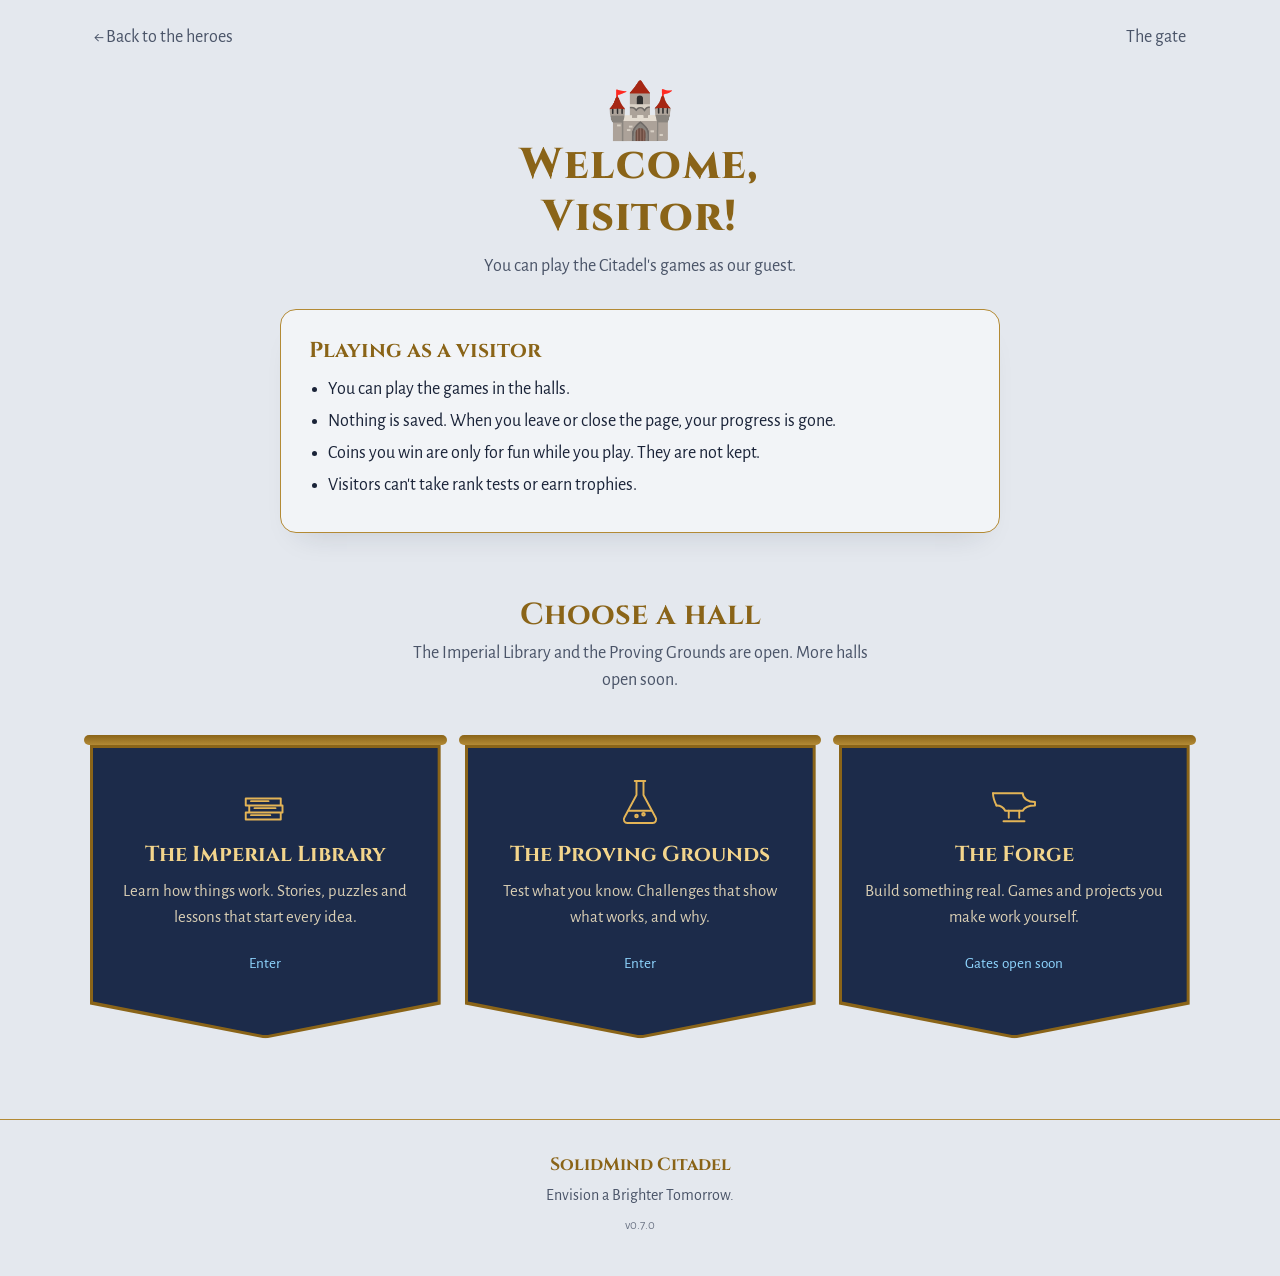
<file: visitor.html>
<!DOCTYPE html>
<!--
  SolidMind Citadel - visitor page (visitor.html)
  ------------------------------------------------------------
  Purpose: friends can "Play as a visitor". They see the four halls and
  will be able to play games from here once games exist. Nothing a
  visitor does is saved: coins are not kept, progress is lost when they
  leave, and they cannot take rank tests. No treasure chest, trophies
  or tests on this page.

  Depends on: subjects.js, citadel-core.js (visitor rules in [JS-VISITOR]), citadel-core.css
  Links to:   proving-grounds.html?id=visitor (open halls)

  Search these tags to jump to a section:
    [HTML-TOP]      links back
    [HTML-VISITOR]  welcome and the "nothing is saved" note
    [HTML-HALLS]    the four halls (drawn by Citadel.renderHalls)
    [HTML-FOOTER]   bottom of the page and version number
    [JS-UPDATE]     reloads the page once when a newer version is out
    [JS-VISITOR]    draws the halls

  Privacy: visitors type nothing and nothing is saved.
-->
<html lang="en">
<head>
<meta charset="utf-8">
<meta name="viewport" content="width=device-width, initial-scale=1, viewport-fit=cover">
<!-- [JS-UPDATE] [VERSION] Pages update themselves. When this page opens, it asks
     version.json (skipping the browser's saved copy) for the newest version. If that is newer
     than PAGE_VERSION below, the page reloads ONCE with "_fresh=<version>" in the address, so
     the browser fetches the newest copy. It never loops: it won't reload if the address
     already has that "_fresh" mark, or if this tab already tried for that version. If
     version.json can't be loaded, nothing happens and the page works as usual. -->
<script>
(function () {
  var PAGE_VERSION = "0.7.0"; // [VERSION] change with every version, same as the footer
  var VERSION_FILE = "version.json";
  function newer(a, b) { // true if version a is newer than version b (so "0.10.0" is newer than "0.9.2")
    var x = String(a).split("."), y = String(b).split(".");
    for (var i = 0; i < 3; i++) { var d = (parseInt(x[i], 10) || 0) - (parseInt(y[i], 10) || 0); if (d) return d > 0; }
    return false;
  }
  try {
    if (!window.fetch || !window.URL) return;
    fetch(VERSION_FILE + "?t=" + Date.now(), { cache: "no-store" })
      .then(function (r) { return r.ok ? r.json() : null; })
      .then(function (j) {
        if (!j || !j.version || !newer(j.version, PAGE_VERSION)) return;
        var url = new URL(location.href);
        if (url.searchParams.get("_fresh") === j.version) return; // already reloaded for it
        var key = "smc-fresh:" + location.pathname;
        try { if (sessionStorage.getItem(key) === j.version) return; sessionStorage.setItem(key, j.version); } catch (e) { /* storage blocked: the address mark still stops loops */ }
        url.searchParams.set("_fresh", j.version);
        location.replace(url.toString());
      })
      .catch(function () { /* offline or missing: keep the page as it is */ });
  } catch (e) { /* very old browser: keep the page as it is */ }
})();
</script>
<title>Visitor · SolidMind Citadel</title>
<link rel="icon" href="data:image/svg+xml,<svg xmlns='http://www.w3.org/2000/svg' viewBox='0 0 100 100'><text y='.9em' font-size='90'>🏰</text></svg>">
<link rel="preconnect" href="https://fonts.googleapis.com">
<link rel="preconnect" href="https://fonts.gstatic.com" crossorigin>
<link href="https://fonts.googleapis.com/css2?family=Cinzel:wght@500;700;800&family=Alegreya+Sans:wght@400;500;700&display=swap" rel="stylesheet">
<!-- [VERSION] "?v=" makes browsers load the newest shared files after each update -->
<link rel="stylesheet" href="citadel-core.css?v=0.7.0">
</head>
<body>

<main class="wrap" id="main">
  <!-- [HTML-TOP] -->
  <nav class="top-links" aria-label="Citadel">
    <a href="heroes.html">&larr; Back to the heroes</a>
    <a href="index.html">The gate</a>
  </nav>

  <!-- [HTML-VISITOR] -->
  <header class="page-title">
    <div class="visitor-crest" aria-hidden="true">&#x1F3F0;</div>
    <h1>Welcome, Visitor!</h1>
    <p>You can play the Citadel's games as our guest.</p>
  </header>

  <section class="panel" aria-labelledby="visitor-rules">
    <h2 id="visitor-rules">Playing as a visitor</h2>
    <ul class="rules">
      <li>You can play the games in the halls.</li>
      <li>Nothing is saved. When you leave or close the page, your progress is gone.</li>
      <li>Coins you win are only for fun while you play. They are not kept.</li>
      <li>Visitors can't take rank tests or earn trophies.</li>
    </ul>
  </section>

  <!-- [HTML-HALLS] -->
  <h2 class="halls-title">Choose a hall</h2>
  <p class="halls-sub">The Imperial Library and the Proving Grounds are open. More halls open soon.</p>
  <ul class="halls" id="halls"></ul>
</main>

<!-- [HTML-FOOTER] [VERSION] update the version text with every pull request -->
<footer>
  <div class="wrap">
    <strong>SolidMind Citadel</strong>
    Envision a Brighter Tomorrow.
    <span class="version">v0.7.0</span>
  </div>
</footer>

<script src="subjects.js?v=0.7.0"></script>
<script src="citadel-core.js?v=0.7.0"></script>
<script>
// [JS-VISITOR] Only draws the halls. Games opened from here will use the
// player id "visitor" (Citadel.VISITOR_ID), which is never saved.
Citadel.renderHalls(document.getElementById("halls"), Citadel.VISITOR_ID);
</script>
</body>
</html>
</file>
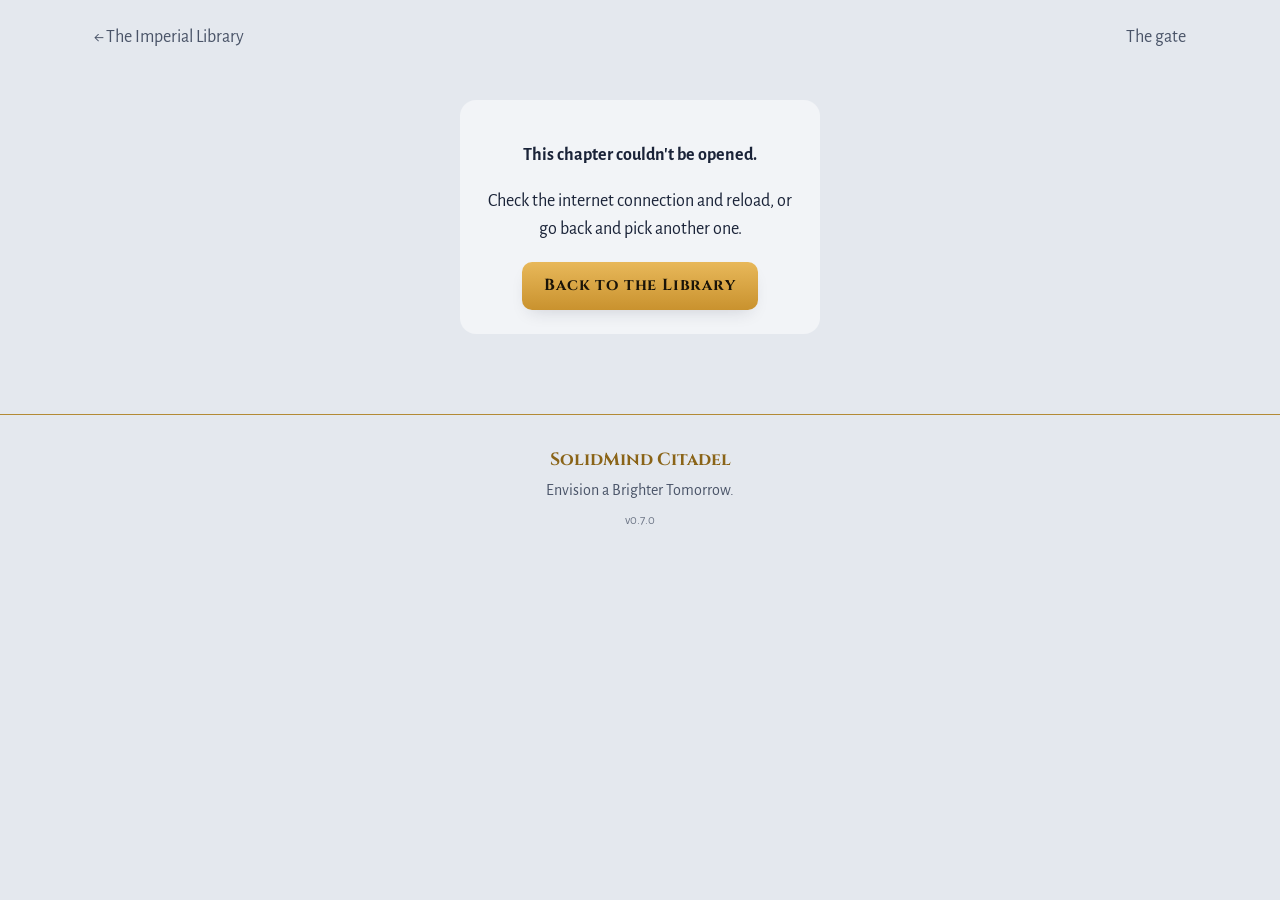
<file: adventures/play.html>
<!DOCTYPE html>
<!--
  SolidMind Citadel - play a chapter (adventures/play.html?adv=...&ch=...&id=...)
  ------------------------------------------------------------
  Purpose: the ONE page that plays every chapter, core or Nexus. It loads the
  chapter's data file (adventures/<adv>/<ch>.js) and hands it to the chapter
  engine (citadel-adventure.js). New chapters need no change here.
    adv = adventure folder, ch = chapter file name (a-z, 0-9 and "-" only),
    id  = hero id, or "visitor" (core chapters only).
  Core chapters go back to the Imperial Library; Nexus chapters go back to
  the Nexus and need "Nexus access".

  Depends on: ../subjects.js, ../citadel-core.js, ../citadel-core.css,
              ../citadel-questions.js, ../citadel-race.js,
              ../citadel-adventure.js, ../citadel-adventure.css,
              and the chapter's data file (plus any question files it lists)

  Search these tags to jump to a section:
    [HTML-TOP]      link back to the hall
    [HTML-CHAPTER]  where the engine draws the chapter
    [HTML-MESSAGES] no hero / closed / missing chapter
    [HTML-FOOTER]   bottom of the page and version number
    [JS-UPDATE]     reloads the page once when a newer version is out
    [JS-START]      reads the address, loads the chapter, checks access, starts

  Privacy: nicknames only; progress is saved on this device only.
-->
<html lang="en">
<head>
<meta charset="utf-8">
<meta name="viewport" content="width=device-width, initial-scale=1, viewport-fit=cover">
<!-- [JS-UPDATE] [VERSION] Pages update themselves. When this page opens, it asks
     version.json (skipping the browser's saved copy) for the newest version. If that is newer
     than PAGE_VERSION below, the page reloads ONCE with "_fresh=<version>" in the address, so
     the browser fetches the newest copy. It never loops: it won't reload if the address
     already has that "_fresh" mark, or if this tab already tried for that version. If
     version.json can't be loaded, nothing happens and the page works as usual. -->
<script>
(function () {
  var PAGE_VERSION = "0.7.0"; // [VERSION] change with every version, same as the footer
  var VERSION_FILE = "../version.json";
  function newer(a, b) { // true if version a is newer than version b (so "0.10.0" is newer than "0.9.2")
    var x = String(a).split("."), y = String(b).split(".");
    for (var i = 0; i < 3; i++) { var d = (parseInt(x[i], 10) || 0) - (parseInt(y[i], 10) || 0); if (d) return d > 0; }
    return false;
  }
  try {
    if (!window.fetch || !window.URL) return;
    fetch(VERSION_FILE + "?t=" + Date.now(), { cache: "no-store" })
      .then(function (r) { return r.ok ? r.json() : null; })
      .then(function (j) {
        if (!j || !j.version || !newer(j.version, PAGE_VERSION)) return;
        var url = new URL(location.href);
        if (url.searchParams.get("_fresh") === j.version) return; // already reloaded for it
        var key = "smc-fresh:" + location.pathname;
        try { if (sessionStorage.getItem(key) === j.version) return; sessionStorage.setItem(key, j.version); } catch (e) { /* storage blocked: the address mark still stops loops */ }
        url.searchParams.set("_fresh", j.version);
        location.replace(url.toString());
      })
      .catch(function () { /* offline or missing: keep the page as it is */ });
  } catch (e) { /* very old browser: keep the page as it is */ }
})();
</script>
<title>Adventure · SolidMind Citadel</title>
<link rel="icon" href="data:image/svg+xml,<svg xmlns='http://www.w3.org/2000/svg' viewBox='0 0 100 100'><text y='.9em' font-size='90'>🏰</text></svg>">
<link rel="preconnect" href="https://fonts.googleapis.com">
<link rel="preconnect" href="https://fonts.gstatic.com" crossorigin>
<link href="https://fonts.googleapis.com/css2?family=Cinzel:wght@500;700;800&family=Alegreya+Sans:wght@400;500;700&display=swap" rel="stylesheet">
<!-- [VERSION] "?v=" makes browsers load the newest shared files after each update -->
<link rel="stylesheet" href="../citadel-core.css?v=0.7.0">
<link rel="stylesheet" href="../citadel-adventure.css?v=0.7.0">
</head>
<body>

<main class="wrap" id="main">
  <!-- [HTML-TOP] -->
  <nav class="top-links" aria-label="Citadel">
    <a href="../library.html" id="back-link">&larr; The Imperial Library</a>
    <a href="../index.html">The gate</a>
  </nav>

  <!-- [HTML-CHAPTER] -->
  <div id="chapter"><p class="device-note" id="loading">Opening the chapter…</p></div>

  <!-- [HTML-MESSAGES] -->
  <div class="empty" id="no-player" hidden>
    <p><strong>Who's playing?</strong></p>
    <p>Choose your hero first, or play as a visitor.</p>
    <div class="btn-row"><a class="btn" href="../heroes.html?next=library">Choose a hero</a><a class="btn ghost" id="visitor-link" href="../library.html?id=visitor">Play as a visitor</a></div>
  </div>
  <div class="empty" id="closed" hidden>
    <p><strong id="closed-title">This chapter is closed.</strong></p>
    <p id="closed-text"></p>
    <a class="btn" id="closed-link" href="../library.html">Back</a>
  </div>
  <div class="empty" id="missing" hidden>
    <p><strong>This chapter couldn't be opened.</strong></p>
    <p>Check the internet connection and reload, or go back and pick another one.</p>
    <a class="btn" href="../library.html" id="missing-link">Back to the Library</a>
  </div>
  <p class="device-note" id="note"></p>
</main>

<!-- [HTML-FOOTER] [VERSION] update the version text with every pull request -->
<footer>
  <div class="wrap">
    <strong>SolidMind Citadel</strong>
    Envision a Brighter Tomorrow.
    <span class="version">v0.7.0</span>
  </div>
</footer>

<script src="../subjects.js?v=0.7.0"></script>
<script src="../citadel-core.js?v=0.7.0"></script>
<script src="../citadel-questions.js?v=0.7.0"></script>
<script src="../citadel-race.js?v=0.7.0"></script>
<script src="../citadel-adventure.js?v=0.7.0"></script>
<script>
(function () {
  "use strict";
  var C = window.Citadel, A = window.CitadelAdventure, el = C.el;
  function $(x) { return document.getElementById(x); }

  /* [JS-START] */
  var params = new URLSearchParams(location.search);
  var adv = params.get("adv") || "", ch = params.get("ch") || "", id = params.get("id");
  C.showStorageNotice($("main"));
  var hero = id ? C.getHero(id) : null;
  var visitor = C.isVisitor(id);

  A.load("", "../", adv, ch).then(function (chap) {
    var nexus = chap.track === "nexus";
    var hall = nexus ? "../nexus.html" : "../library.html";
    var hallName = nexus ? "The Nexus" : "The Imperial Library";
    var back = hero ? hall + "?id=" + encodeURIComponent(id) : hall;
    $("back-link").href = back; $("back-link").textContent = "\u2190 " + hallName;
    $("closed-link").href = back; $("missing-link").href = back;
    $("loading").remove();
    document.title = chap.title + " · SolidMind Citadel";
    if (!hero) {
      if (nexus) { $("visitor-link").remove(); }
      $("no-player").hidden = false;
      return;
    }
    var acc = A.access(id, chap);
    if (!acc.ok) {
      $("closed-text").textContent = {
        nexus: "Only heroes with Nexus access can play this chapter. A parent can open the Nexus in the Treasury.",
        off: "This subject is turned off for this hero. A parent can change the learning plan in the Treasury.",
        test: "New chapters open after your rank test. Games and chapters you already have can still be played."
      }[acc.why] || "";
      $("closed").hidden = false;
      return;
    }
    // Level: the hero's level from the Treasury. Visitors pick one first.
    function start(level) {
      A.run({ mount: $("chapter"), heroId: id, chapter: chap, level: level });
      $("note").textContent = visitor ? "Playing as a visitor: nothing is saved, and coins are only for fun."
        : "Your progress is saved on this device only.";
    }
    var levels = chap.levels || [1, 2, 3];
    if (visitor) {
      var box = el("div", { class: "panel", style: "text-align:center" },
        el("h1", { text: chap.title }),
        el("p", { text: "Pick a level:" }));
      var row = el("div", { class: "btn-row", style: "justify-content:center" });
      levels.forEach(function (n) {
        row.appendChild(el("button", { class: "btn ghost", type: "button", text: "Level " + n, onclick: function () { start(n); } }));
      });
      box.appendChild(row);
      $("chapter").appendChild(box);
    } else if (levels.indexOf(hero.level) < 0) {
      $("closed-title").textContent = "This chapter is for Level " + levels.join(" and ") + ".";
      $("closed-text").textContent = hero.nickname + " is Level " + hero.level + ". A parent sets levels in the Treasury.";
      $("closed").hidden = false;
    } else {
      start(hero.level);
    }
  }).catch(function () {
    if ($("loading")) $("loading").remove();
    $("missing").hidden = false;
  });
})();
</script>
</body>
</html>
</file>
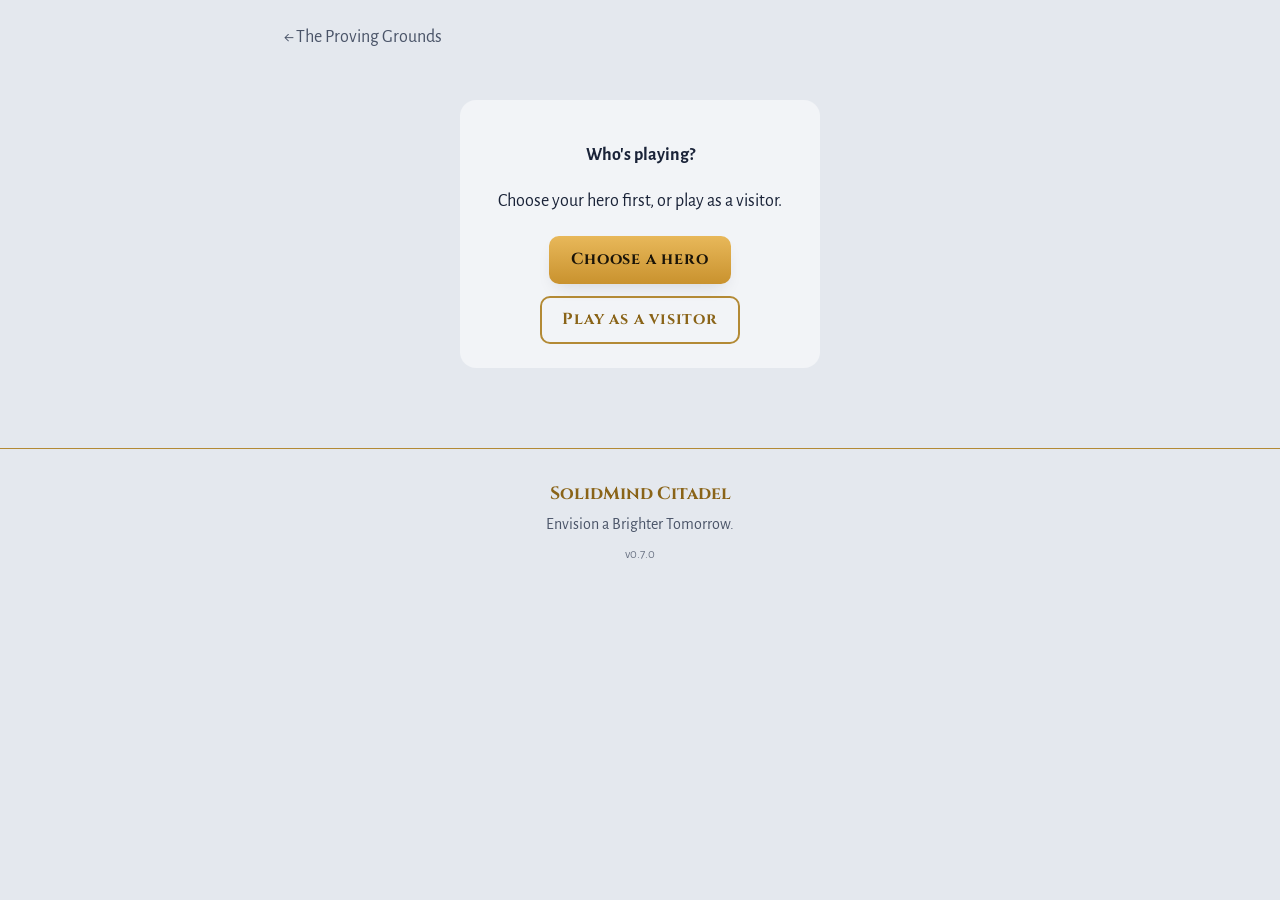
<file: games/pizza-party.html>
<!DOCTYPE html>
<!--
  SolidMind Citadel - Pizza Party (games/pizza-party.html?id=...)
  ------------------------------------------------------------
  Purpose: the first game, in the Proving Grounds, and the TEMPLATE the
  other games copy. A round is 5 questions about pizza: counting slices,
  sharing, halves, fractions... The level (1, 2 or 3) comes from the
  hero's level set in the Treasury. Visitors pick a level and nothing
  is saved. Pizza Party is a STARTER game: every hero has it, so it is
  never blocked while a rank test is waiting.

  Scoring (Ariet's rules, also in CLAUDE.md):
    - Right on the first try = 100 points.
    - Wrong: the game shows WHY (step by step), the kid fixes that same
      question (no points, it's for learning), and that skill gets a
      "miss". Later in the round a NEW question on that skill is added.
    - Each miss on a skill this session lowers that skill's points by
      10 (90, 80, 70 ... never below 10). Misses reset when the hero
      leaves the game page. At most 3 extra questions per round.
    - Coins per round = total points / 100, rounded (perfect round = 5).
    - Every answer is reported to its skill area (Citadel.reportAnswer):
      grade = average of the last 10, mastery = first-try right in the
      last 10 (90% = 9 of 10).

  Depends on: ../subjects.js, ../citadel-core.js, ../citadel-core.css,
              ../citadel-questions.js, pizza-party-questions.js

  Search these tags to jump to a section:
    [CSS-GAME]      this game's own look (bright, big buttons)
    [HTML-TOP]      back link and the player's coins
    [HTML-START]    start screen: mini rank, level, Start button
    [HTML-PLAY]     a question: speaker, words, picture, answers
    [HTML-END]      celebration screen at the end of a round
    [HTML-FOOTER]   bottom of the page and version number
    [JS-UPDATE]     reloads the page once when a newer version is out
    [JS-SETUP]      who is playing, level, settings
    [JS-RANKS]      the Pizza Party mini rank ladder
    [JS-ROUND]      building a round of 5 questions (+ re-tests)
    [JS-ASK]        showing a question
    [JS-ANSWER]     right / wrong / fixing, points and skill reports
    [JS-END]        coins, best score, rank, celebration

  Privacy: nothing personal; progress saved on this device only.
-->
<html lang="en">
<head>
<meta charset="utf-8">
<meta name="viewport" content="width=device-width, initial-scale=1, viewport-fit=cover">
<!-- [JS-UPDATE] [VERSION] Pages update themselves. When this page opens, it asks
     version.json (skipping the browser's saved copy) for the newest version. If that is newer
     than PAGE_VERSION below, the page reloads ONCE with "_fresh=<version>" in the address, so
     the browser fetches the newest copy. It never loops: it won't reload if the address
     already has that "_fresh" mark, or if this tab already tried for that version. If
     version.json can't be loaded, nothing happens and the page works as usual. -->
<script>
(function () {
  var PAGE_VERSION = "0.7.0"; // [VERSION] change with every version, same as the footer
  var VERSION_FILE = "../version.json";
  function newer(a, b) { // true if version a is newer than version b (so "0.10.0" is newer than "0.9.2")
    var x = String(a).split("."), y = String(b).split(".");
    for (var i = 0; i < 3; i++) { var d = (parseInt(x[i], 10) || 0) - (parseInt(y[i], 10) || 0); if (d) return d > 0; }
    return false;
  }
  try {
    if (!window.fetch || !window.URL) return;
    fetch(VERSION_FILE + "?t=" + Date.now(), { cache: "no-store" })
      .then(function (r) { return r.ok ? r.json() : null; })
      .then(function (j) {
        if (!j || !j.version || !newer(j.version, PAGE_VERSION)) return;
        var url = new URL(location.href);
        if (url.searchParams.get("_fresh") === j.version) return; // already reloaded for it
        var key = "smc-fresh:" + location.pathname;
        try { if (sessionStorage.getItem(key) === j.version) return; sessionStorage.setItem(key, j.version); } catch (e) { /* storage blocked: the address mark still stops loops */ }
        url.searchParams.set("_fresh", j.version);
        location.replace(url.toString());
      })
      .catch(function () { /* offline or missing: keep the page as it is */ });
  } catch (e) { /* very old browser: keep the page as it is */ }
})();
</script>
<title>Pizza Party · SolidMind Citadel</title>
<link rel="icon" href="data:image/svg+xml,<svg xmlns='http://www.w3.org/2000/svg' viewBox='0 0 100 100'><text y='.9em' font-size='90'>🍕</text></svg>">
<link rel="preconnect" href="https://fonts.googleapis.com">
<link rel="preconnect" href="https://fonts.gstatic.com" crossorigin>
<link href="https://fonts.googleapis.com/css2?family=Cinzel:wght@500;700;800&family=Alegreya+Sans:wght@400;500;700&display=swap" rel="stylesheet">
<!-- [VERSION] "?v=" makes browsers load the newest shared files after each update -->
<link rel="stylesheet" href="../citadel-core.css?v=0.7.0">
<style>
/* [CSS-GAME] Bright and friendly, with very big tap targets */
.game { max-width: 720px; margin: 0 auto; }
.player { display: flex; align-items: center; gap: .5rem; font-weight: 700; }
.player .crest { flex: none; }
.game-title { text-align: center; margin: 1rem 0 0; }
.game-title .pizza { font-size: clamp(4rem, 18vw, 6rem); line-height: 1; display: block; }
.game-title h1 { margin: .3rem 0 0; font-size: clamp(2rem, 8vw, 2.8rem); }
.chef { display: flex; flex-direction: column; align-items: center; gap: .2rem; margin-top: 1rem; }
.chef .hat { font-size: 2.4rem; }
.chef strong { font-family: "Cinzel", Georgia, serif; font-size: 1.25rem; color: var(--gold); }
.bar { width: min(300px, 80%); height: 12px; border-radius: 99px; background: var(--sky); border: 1px solid var(--gold-soft); overflow: hidden; }
.bar > span { display: block; height: 100%; background: linear-gradient(90deg, #F2B33D, #E8603C); }
.levels { display: flex; flex-wrap: wrap; justify-content: center; gap: .6rem; }
.levels button { min-width: 6rem; }
.levels button[aria-pressed="true"] { box-shadow: 0 0 0 3px var(--arcane); }
.big-btn { font-size: 1.4rem; min-height: 64px; padding: .8rem 2.4rem; border-radius: 16px; }
.dots { display: flex; justify-content: center; gap: .35rem; margin: .5rem 0 0; flex-wrap: wrap; }
.dots span { font-size: 1.5rem; opacity: .3; filter: grayscale(1); }
.dots span.done { opacity: 1; filter: none; }
.dots span.now { opacity: 1; filter: none; transform: scale(1.25); }
.dots span.extra { font-size: 1.1rem; }
.q-card { background: var(--stone); border: 2px solid var(--gold-soft); border-radius: 20px; padding: 1rem; margin-top: 1rem; box-shadow: 0 18px 30px -20px var(--shadow); }
.q-head { display: flex; align-items: flex-start; gap: .75rem; }
.q-text { flex: 1; margin: 0; font: 700 clamp(1.25rem, 5vw, 1.6rem)/1.3 "Alegreya Sans", sans-serif; color: var(--text); }
.speaker { flex: none; width: 56px; height: 56px; border-radius: 50%; font-size: 1.6rem; border: 2px solid var(--gold-soft); background: var(--sky); cursor: pointer; }
.speaker:active { transform: scale(.95); }
.q-pic { margin: 1rem 0; min-height: 6rem; display: grid; place-items: center; }
.choices { display: grid; gap: .75rem; grid-template-columns: repeat(auto-fit, minmax(min(100%, 120px), 1fr)); }
.choice {
  min-height: 72px; padding: .5rem; border-radius: 16px; cursor: pointer;
  font: 800 clamp(1.4rem, 6vw, 2rem)/1.1 "Alegreya Sans", sans-serif; color: #1A1408;
  background: linear-gradient(#FFE08A, #F2B33D); border: 3px solid #C47A2C; box-shadow: 0 6px 0 #9C5B22;
}
.choice:active { transform: translateY(3px); box-shadow: 0 3px 0 #9C5B22; }
.choice.long { font-size: 1.15rem; }
.choice:disabled { opacity: .35; cursor: default; box-shadow: none; transform: none; }
.choice.right { background: linear-gradient(#A6F0C6, #3CBF7A); border-color: #1E7A4A; box-shadow: 0 6px 0 #1E7A4A; opacity: 1; }
.choice.glow { animation: glow 1s ease-in-out infinite alternate; }
@keyframes glow { from { box-shadow: 0 0 0 0 var(--arcane); } to { box-shadow: 0 0 0 8px var(--arcane); } }
.feedback { text-align: center; margin: .75rem 0 0; min-height: 2.2rem; font: 800 1.5rem/1.3 "Alegreya Sans", sans-serif; }
.feedback.yes { color: #3CBF7A; }
.feedback.look { color: var(--arcane); }
.explain-box { margin-top: .75rem; padding: .9rem .5rem; border-radius: 16px; border: 2px dashed var(--arcane); background: var(--sky); }
.pop { animation: pop .5s ease; }
@keyframes pop { 0% { transform: scale(.6); } 60% { transform: scale(1.15); } 100% { transform: scale(1); } }
.end { text-align: center; }
.stars { font-size: 3rem; letter-spacing: .3rem; margin: .5rem 0; }
.end .coins-won { font: 800 1.8rem/1.2 "Cinzel", Georgia, serif; color: var(--gold); }
.skills { list-style: none; padding: 0; margin: .5rem auto 0; max-width: 420px; text-align: left; }
.skills li { display: flex; justify-content: space-between; gap: 1rem; padding: .4rem 0; border-bottom: 1px solid var(--gold-soft); }
.confetti { position: fixed; inset: 0; pointer-events: none; overflow: hidden; z-index: 5; }
.confetti span { position: absolute; top: -3rem; font-size: 2rem; animation: fall 2.6s ease-in forwards; }
@keyframes fall { to { transform: translateY(110vh) rotate(540deg); } }
.new-best { color: var(--arcane); font-weight: 800; }
@media (prefers-reduced-motion: reduce) {
  .pop, .choice.glow, .confetti span { animation: none; }
  .confetti { display: none; }
  .choice:active, .speaker:active { transform: none; }
}
</style>
</head>
<body>

<main class="wrap game" id="main">
  <!-- [HTML-TOP] -->
  <nav class="top-links" aria-label="Citadel">
    <a href="../proving-grounds.html" id="back-link">&larr; The Proving Grounds</a>
    <span class="player" id="player"></span>
  </nav>

  <!-- [HTML-START] -->
  <section id="start" hidden>
    <div class="game-title">
      <span class="pizza" aria-hidden="true">🍕</span>
      <h1>Pizza Party</h1>
      <p>Count, share and slice pizzas for hungry kids!</p>
    </div>
    <div class="chef" id="chef"></div>
    <div id="level-box" class="panel" style="text-align:center">
      <p id="level-text" style="margin:0"></p>
      <div class="levels" id="level-pick" hidden role="group" aria-label="Choose a level"></div>
    </div>
    <div class="btn-row"><button class="btn big-btn" type="button" id="start-btn">Start! 🍕</button></div>
    <p class="device-note" id="save-note"></p>
  </section>

  <!-- [HTML-PLAY] -->
  <section id="play" hidden aria-live="polite">
    <div class="dots" id="dots" aria-hidden="true"></div>
    <p class="visually-hidden" id="progress-text"></p>
    <div class="q-card">
      <div class="q-head">
        <p class="q-text" id="q-text"></p>
        <button class="speaker" type="button" id="speak-btn" aria-label="Read the question out loud">🔊</button>
      </div>
      <div class="q-pic" id="q-pic"></div>
      <div class="choices" id="choices"></div>
      <p class="feedback" id="feedback" role="status"></p>
      <div class="explain-box" id="explain" hidden></div>
    </div>
  </section>

  <!-- [HTML-END] -->
  <section id="end" class="end" hidden>
    <div class="game-title"><span class="pizza" aria-hidden="true">🎉</span><h1>Pizza Party!</h1></div>
    <div class="stars" id="stars" aria-hidden="true"></div>
    <p id="score-text"></p>
    <p class="coins-won" id="coins-won"></p>
    <p class="new-best" id="new-best" hidden>New best score! 🏆</p>
    <div class="chef" id="end-chef"></div>
    <section class="panel">
      <h2>My pizza skills</h2>
      <ul class="skills" id="skills"></ul>
      <p class="hint">Each skill shows your last 10 questions. Get 9 of the last 10 right on the first try to master it ⭐.</p>
    </section>
    <div class="btn-row">
      <button class="btn big-btn" type="button" id="again-btn">Play again</button>
      <a class="btn ghost" id="done-link" href="../proving-grounds.html">Back to the Proving Grounds</a>
    </div>
  </section>

  <div class="empty" id="no-player" hidden>
    <p><strong>Who's playing?</strong></p>
    <p>Choose your hero first, or play as a visitor.</p>
    <div class="btn-row"><a class="btn" href="../heroes.html?next=proving-grounds">Choose a hero</a><a class="btn ghost" href="pizza-party.html?id=visitor">Play as a visitor</a></div>
  </div>
</main>

<!-- [HTML-FOOTER] [VERSION] update the version text with every pull request -->
<footer>
  <div class="wrap">
    <strong>SolidMind Citadel</strong>
    Envision a Brighter Tomorrow.
    <span class="version">v0.7.0</span>
  </div>
</footer>

<script src="../subjects.js?v=0.7.0"></script>
<script src="../citadel-core.js?v=0.7.0"></script>
<script src="../citadel-questions.js?v=0.7.0"></script>
<script src="pizza-party-questions.js?v=0.7.0"></script>
<script>
(function () {
  "use strict";
  var C = window.Citadel, Q = window.CitadelQuestions, el = C.el;
  var GAME_ID = "pizza-party", GAME_NAME = "Pizza Party";
  var ROUND_SIZE = 5, MAX_EXTRA = 3;
  function $(x) { return document.getElementById(x); }
  var reduceMotion = window.matchMedia && matchMedia("(prefers-reduced-motion: reduce)").matches;

  /* [JS-SETUP] Who is playing? A hero id, or "visitor". */
  var id = new URLSearchParams(location.search).get("id");
  var hero = id ? C.getHero(id) : null;
  if (!hero) { $("no-player").hidden = false; return; }
  var visitor = C.isVisitor(id);
  var back = "../proving-grounds.html?id=" + encodeURIComponent(id);
  $("back-link").href = back; $("done-link").href = back;
  // Rule 6 check (always true for Pizza Party, a starter game). Other games copy this.
  if (!C.canPlayGame(id, GAME_ID)) { location.replace(back); return; }
  var level = hero.level || 1;

  function drawPlayer() {
    var h = C.getHero(id), p = $("player");
    p.textContent = "";
    if (!visitor) p.appendChild(C.crestSvg(h, 26));
    p.appendChild(el("span", { text: visitor ? "Visitor" : h.nickname }));
    p.appendChild(el("span", { class: "coin", "aria-hidden": "true" }));
    p.appendChild(el("span", { text: h.coins, "aria-label": h.coins + " coins" }));
  }

  /* [JS-RANKS] Pizza Party's own fun ladder, from rounds finished.
     Just for fun: it never changes the Citadel rank. */
  var PIZZA_RANKS = [
    { name: "Dough Roller", from: 0, hat: "🫓" },
    { name: "Sauce Spreader", from: 3, hat: "🍅" },
    { name: "Cheese Sprinkler", from: 8, hat: "🧀" },
    { name: "Topping Tosser", from: 15, hat: "🍄" },
    { name: "Pizza Master", from: 25, hat: "👨‍🍳" }
  ];
  function pizzaRank(rounds) {
    var r = 0;
    PIZZA_RANKS.forEach(function (x, i) { if (rounds >= x.from) r = i; });
    return { rank: PIZZA_RANKS[r], next: PIZZA_RANKS[r + 1] || null };
  }
  function drawChef(box, rounds) {
    var pr = pizzaRank(rounds);
    box.textContent = "";
    box.appendChild(el("span", { class: "hat", "aria-hidden": "true", text: pr.rank.hat }));
    box.appendChild(el("strong", { text: pr.rank.name }));
    if (pr.next) {
      var pct = Math.round(100 * (rounds - pr.rank.from) / (pr.next.from - pr.rank.from));
      var bar = el("div", { class: "bar", role: "progressbar", "aria-valuemin": 0, "aria-valuemax": 100, "aria-valuenow": pct,
        "aria-label": "Progress to " + pr.next.name });
      bar.appendChild(el("span", { style: "width:" + pct + "%" }));
      box.appendChild(bar);
      var left = pr.next.from - rounds;
      box.appendChild(el("span", { class: "hint", text: left + " more " + (left === 1 ? "round" : "rounds") + " to " + pr.next.name }));
    } else {
      box.appendChild(el("span", { class: "hint", text: "The top pizza rank!" }));
    }
  }

  // Session memory: misses per skill. Reset when the page is left (never saved).
  var misses = {};
  function pointsFor(area) { return Math.max(10, 100 - 10 * (misses[area] || 0)); }

  function showStart() {
    drawPlayer();
    var data = C.getGameData(id, GAME_ID);
    drawChef($("chef"), data.rounds || 0);
    if (visitor) {
      // Visitors choose a level, because they have no level from the Treasury.
      $("level-text").textContent = "Pick a level:";
      var pick = $("level-pick");
      pick.hidden = false; pick.textContent = "";
      [1, 2, 3].forEach(function (n) {
        pick.appendChild(el("button", { class: "btn ghost", type: "button", text: "Level " + n, "aria-pressed": String(n === level),
          onclick: function () { level = n; showStart(); } }));
      });
      $("save-note").textContent = "Visitor: nothing is saved, and coins are only for fun.";
    } else {
      $("level-text").textContent = "Level " + level + " (set by a parent in the Treasury)";
      $("save-note").textContent = "Coins and skills are saved on this device only.";
    }
    ["play", "end"].forEach(function (x) { $(x).hidden = true; });
    $("start").hidden = false;
  }

  /* [JS-ROUND] 5 questions, spread over this level's skills as evenly
     as possible. Re-tests (after a miss) are added to the end. */
  var round;
  function newRound() {
    var areas = Q.areas(level, GAME_ID), slots = [];
    while (slots.length < ROUND_SIZE) slots = slots.concat(Q.R.shuffle(areas));
    slots = slots.slice(0, ROUND_SIZE).map(function (a) { return { area: a.area, label: a.areaLabel, extra: false }; });
    round = { slots: slots, at: 0, extras: 0, points: 0, lastSig: null };
    $("start").hidden = true; $("end").hidden = true; $("play").hidden = false;
    ask();
  }

  function drawDots() {
    var d = $("dots");
    d.textContent = "";
    round.slots.forEach(function (s, i) {
      d.appendChild(el("span", { class: (i < round.at ? "done" : i === round.at ? "now" : "") + (s.extra ? " extra" : ""), text: "🍕" }));
    });
    $("progress-text").textContent = "Question " + (round.at + 1) + " of " + round.slots.length;
  }

  /* [JS-ASK] */
  var q, state; // state: "first" (first try), "fix" (fixing after a wrong answer), "done"
  function ask() {
    var slot = round.slots[round.at];
    q = Q.forGame(slot.area, level, "pizza", round.lastSig);
    round.lastSig = q.sig;
    state = "first";
    drawDots();
    $("q-text").textContent = q.text;
    $("q-pic").textContent = "";
    $("q-pic").appendChild(Q.draw(q));
    $("feedback").textContent = ""; $("feedback").className = "feedback";
    $("explain").hidden = true; $("explain").textContent = "";
    var box = $("choices");
    box.textContent = "";
    q.choices.forEach(function (c) {
      box.appendChild(el("button", { class: "choice" + (c.label.length > 6 ? " long" : ""), type: "button",
        text: c.label, "aria-label": c.say, "data-value": String(c.value), onclick: function () { answer(this, c); } }));
    });
    C.speak(id, q.say); // only if "Read words out loud" is on
  }
  $("speak-btn").addEventListener("click", function () {
    // The kid asked: read it even if the setting is off.
    var words = $("explain").hidden ? q.say : q.why;
    if (!C.speak(id, words, true)) $("feedback").textContent = "This device can't read out loud.";
  });

  /* [JS-ANSWER] */
  var wrongInFix = 0;
  function answer(btn, c) {
    if (state === "done") return;
    var right = String(c.value) === String(q.answer);
    var slot = round.slots[round.at];
    if (right) {
      btn.classList.add("right", "pop");
      disableAll();
      if (state === "first") {
        var pts = pointsFor(slot.area);
        round.points += pts;
        C.reportAnswer(id, { area: slot.area, label: slot.label, points: pts, firstTry: true });
        say("yes", "Yes! +" + pts + " 🎉");
        C.playSound(id, "right");
        C.speak(id, "Yes!");
      } else {
        say("yes", "That's it! 👍");
        C.playSound(id, "tap");
      }
      state = "done";
      setTimeout(next, reduceMotion ? 900 : 1400);
      return;
    }
    // Wrong: never a harsh sound. Show why, then let them fix it.
    btn.disabled = true;
    btn.dataset.tried = "1"; // stays greyed out when the others come back
    if (state === "first") {
      misses[slot.area] = (misses[slot.area] || 0) + 1;
      C.reportAnswer(id, { area: slot.area, label: slot.label, points: 0, firstTry: false });
      if (round.extras < MAX_EXTRA) { // a NEW question on this skill, later in the round
        round.extras++;
        round.slots.push({ area: slot.area, label: slot.label, extra: true });
      }
      state = "fix"; wrongInFix = 0;
      say("look", "Let's look together 👀");
      $("explain").hidden = false;
      setDisabled(true);
      var ms = Q.explain(q, $("explain"), reduceMotion);
      C.speak(id, q.why);
      setTimeout(function () { setDisabled(false); say("look", "Now you try!"); }, ms + 200);
      drawDots();
    } else {
      wrongInFix++;
      say("look", "Look at the picture again 👀");
      if (wrongInFix >= 2) { // still stuck: show the right one gently
        var r = document.querySelector('.choice[data-value="' + CSS.escape(String(q.answer)) + '"]');
        if (r) r.classList.add("glow");
      }
    }
  }
  function say(kind, text) { var f = $("feedback"); f.className = "feedback " + kind; f.textContent = text; }
  function setDisabled(on) {
    document.querySelectorAll(".choice").forEach(function (b) { if (!b.dataset.tried) b.disabled = on; });
  }
  function disableAll() { document.querySelectorAll(".choice").forEach(function (b) { b.disabled = true; }); }

  function next() {
    round.at++;
    if (round.at < round.slots.length) ask(); else finish();
  }

  /* [JS-END] Coins, best score, mini rank and celebration. */
  function finish() {
    var count = round.slots.length;
    var percent = Math.round(100 * round.points / (100 * count));
    var coins = Math.round(round.points / 100);
    if (coins > 0) C.addCoins(id, coins, { game: GAME_ID, label: GAME_NAME });
    var best = C.recordBestScore(id, { game: GAME_ID + "-level-" + level, label: GAME_NAME + " (Level " + level + ")",
      score: percent, text: percent + "%" });
    var data = C.getGameData(id, GAME_ID);
    var before = pizzaRank(data.rounds || 0).rank.name;
    data.rounds = (data.rounds || 0) + 1;
    C.setGameData(id, GAME_ID, data);
    var after = pizzaRank(data.rounds).rank.name;

    $("play").hidden = true; $("end").hidden = false;
    $("stars").textContent = percent >= 90 ? "⭐⭐⭐" : percent >= 70 ? "⭐⭐" : "⭐";
    $("score-text").textContent = "Score: " + percent + "% (" + round.points + " points, " + count + " questions)";
    $("coins-won").textContent = "+" + coins + " gold " + (coins === 1 ? "coin" : "coins") + (visitor ? " (just for fun)" : "");
    $("new-best").hidden = !best || visitor;
    drawChef($("end-chef"), data.rounds);
    if (after !== before) $("end-chef").appendChild(el("p", { class: "new-best", text: "New pizza rank: " + after + "! 🎉" }));
    var sk = $("skills"), h = C.getHero(id);
    sk.textContent = "";
    Q.areas(level, GAME_ID).forEach(function (a) {
      var g = h.areas[a.area];
      var txt = g && g.recent && g.recent.length ? g.grade + "%" + (g.mastery >= C.MASTERY_MARK ? " ⭐ mastered" : "") : "not played yet";
      sk.appendChild(el("li", null, el("span", { text: a.areaLabel }), el("strong", { text: txt })));
    });
    drawPlayer();
    C.playSound(id, "coin");
    C.speak(id, "Pizza party! You earned " + coins + " coins.");
    if (!reduceMotion) confetti();
    $("again-btn").focus();
  }

  function confetti() {
    var box = el("div", { class: "confetti", "aria-hidden": "true" });
    for (var i = 0; i < 24; i++) {
      box.appendChild(el("span", { text: ["🍕", "🎉", "⭐", "🧀"][i % 4],
        style: "left:" + Math.round(Math.random() * 95) + "%;animation-delay:" + (Math.random() * 0.8).toFixed(2) + "s" }));
    }
    document.body.appendChild(box);
    setTimeout(function () { box.remove(); }, 3800);
  }

  $("start-btn").addEventListener("click", newRound);
  $("again-btn").addEventListener("click", newRound);
  C.showStorageNotice($("main"));
  showStart();
})();
</script>
</body>
</html>
</file>
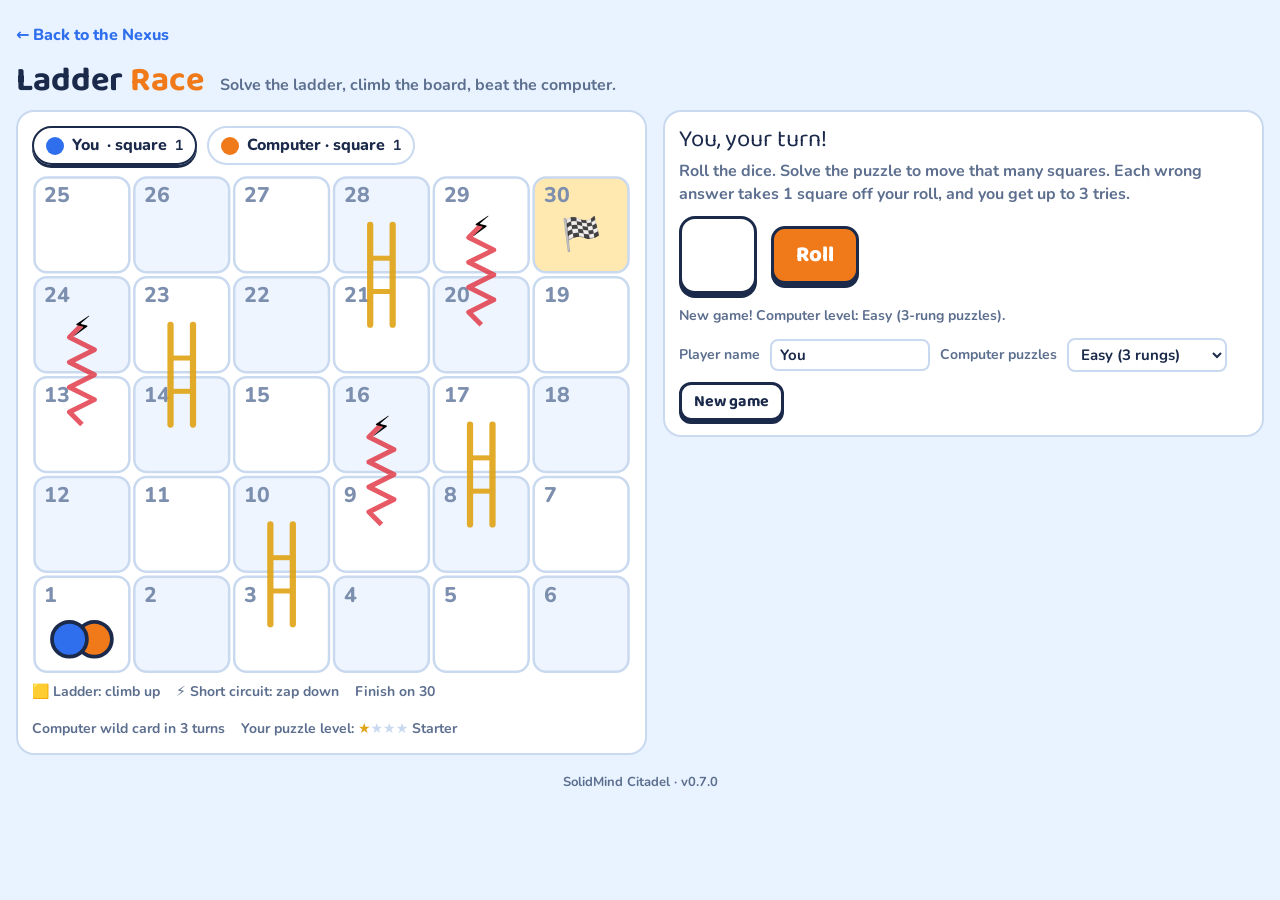
<file: nexus/ladder-race.html>
<!doctype html>
<html lang="en">
<head>
<meta charset="utf-8">
<meta name="viewport" content="width=device-width, initial-scale=1, viewport-fit=cover">
<!-- [JS-UPDATE] [VERSION] Pages update themselves. When this page opens, it asks
     version.json (skipping the browser's saved copy) for the newest version. If that is newer
     than PAGE_VERSION below, the page reloads ONCE with "_fresh=<version>" in the address, so
     the browser fetches the newest copy. It never loops: it won't reload if the address
     already has that "_fresh" mark, or if this tab already tried for that version. If
     version.json can't be loaded, nothing happens and the page works as usual. -->
<script>
(function () {
  var PAGE_VERSION = "0.7.0"; // [VERSION] change with every version, same as the footer
  var VERSION_FILE = "../version.json";
  function newer(a, b) { // true if version a is newer than version b (so "0.10.0" is newer than "0.9.2")
    var x = String(a).split("."), y = String(b).split(".");
    for (var i = 0; i < 3; i++) { var d = (parseInt(x[i], 10) || 0) - (parseInt(y[i], 10) || 0); if (d) return d > 0; }
    return false;
  }
  try {
    if (!window.fetch || !window.URL) return;
    fetch(VERSION_FILE + "?t=" + Date.now(), { cache: "no-store" })
      .then(function (r) { return r.ok ? r.json() : null; })
      .then(function (j) {
        if (!j || !j.version || !newer(j.version, PAGE_VERSION)) return;
        var url = new URL(location.href);
        if (url.searchParams.get("_fresh") === j.version) return; // already reloaded for it
        var key = "smc-fresh:" + location.pathname;
        try { if (sessionStorage.getItem(key) === j.version) return; sessionStorage.setItem(key, j.version); } catch (e) { /* storage blocked: the address mark still stops loops */ }
        url.searchParams.set("_fresh", j.version);
        location.replace(url.toString());
      })
      .catch(function () { /* offline or missing: keep the page as it is */ });
  } catch (e) { /* very old browser: keep the page as it is */ }
})();
</script>
<title>Ladder Race</title>
<meta name="claude:viewport-fit-sides" content="cover">
<link rel="preconnect" href="https://fonts.googleapis.com">
<link rel="stylesheet" href="https://fonts.googleapis.com/css2?family=Baloo+2:wght@600;700;800&family=Nunito:wght@500;700;800&family=JetBrains+Mono:wght@600&display=swap">
<!--
  ======================================================================
  FILE: ladder-race.html · "Ladder Race" (just-for-fun game prototype)
  IDEA: Snakes-and-ladders race against the computer. Roll the dice:
    the number = squares you can move; up to 3 tries, each miss takes 1 off. Each try is a tiny 1-2 rung
    ladder puzzle ("Is the motor ON?"). Puzzles adapt: harder after 3 right
    in a row, easier after 2 misses. Then the computer takes its turn. Ladders climb up;
    "short circuits" (the snakes) zap you back down. First to 30 wins.
  COMPUTER: two dice (move + skill), same 3-try rule as the player (chance +20% per retry),
    wild card every 3rd turn,
    puzzle size by level (3 / 5 / 10 rungs). Its puzzle is shown so the player can follow.
  TAGS (search for them): [CSS-TOKENS] [CSS-BOARD] [CSS-PANEL] [CSS-COMPUTER] [HTML-BOARD]
    [HTML-PANEL] [JS-BOARD] [JS-RULES] [JS-LOGIC] [JS-PUZZLES] [JS-TIERS] [JS-ADAPT] [JS-CPU-PUZZLE] [JS-LADDER-DRAW]
    [JS-GAME] [JS-COMPUTER] [JS-DRAW-BOARD] [JS-INIT]
  RULES KEPT: only standard contacts and coils; drawing matches the logic.
  ----------------------------------------------------------------------
  CITADEL NOTE (v0.5.0): this is a STANDALONE game from Ariet's PLC course,
    kept exactly as Ariet made it. It is an exception to the Citadel's
    rules: no coins, skill areas, mastery, question bank or trophies, its
    own look and fonts, and the SolidMind PLC I/O and naming rules don't
    apply to it. The only Citadel additions are:
      [HTML-BACK]    a back button to the Nexus (keeps the hero in the address)
      [HTML-FOOTER]  the Citadel version footer ([VERSION])
      [CSS-CITADEL]  the small styles for those two
      [JS-UPDATE]    reloads the page once when a newer Citadel version is out (v0.7.0)
    It is reached only from nexus.html, for heroes with "Nexus access" on.
  ======================================================================
-->
<style>
/* [CSS-TOKENS] Bright playful look on purpose (single light theme). Change colors here.
   --you = player piece, --cpu = computer piece, --on = power / correct, --zap = short circuit / wrong. */
:root{
  --bg:#e8f3ff; --card:#ffffff; --ink:#1b2a4a; --muted:#5d6f8f; --line:#c9d9ef;
  --you:#2f6fed; --cpu:#f07a1a; --on:#1fae5b; --on-soft:#d6f5e3; --zap:#e23d4b; --zap-soft:#fde2e5;
  --ladder:#e0a417; --sq1:#ffffff; --sq2:#f2f7ff;
  --f-display:"Baloo 2",system-ui,sans-serif; --f-body:"Nunito",system-ui,sans-serif; --f-mono:"JetBrains Mono",ui-monospace,monospace;
  color-scheme:light;
}
html,body{background:var(--bg);color:var(--ink);margin:0}
body{font-family:var(--f-body);font-size:16px;line-height:1.45}
*{box-sizing:border-box}
.wrap{padding-left:max(16px,env(safe-area-inset-left,0px));padding-right:max(16px,env(safe-area-inset-right,0px));padding-block:14px 30px;max-width:1280px;margin:0 auto}
header{display:flex;flex-wrap:wrap;align-items:baseline;gap:6px 16px;margin-bottom:12px}
header h1{font-family:var(--f-display);font-size:34px;margin:0;line-height:1}
header h1 span{color:var(--cpu)}
header p{margin:0;color:var(--muted);font-weight:700}
.grid{display:grid;grid-template-columns:minmax(0,1.05fr) minmax(0,1fr);gap:16px;align-items:start}
@media (max-width:900px){.grid{grid-template-columns:minmax(0,1fr)}}
/* [CSS-BOARD] Board card and the score chips above it. */
.card{background:var(--card);border:2px solid var(--line);border-radius:18px;padding:14px;min-width:0}
.players{display:flex;gap:10px;flex-wrap:wrap;margin-bottom:10px}
.chip{display:flex;align-items:center;gap:8px;padding:6px 12px;border-radius:99px;border:2px solid var(--line);font-weight:800}
.chip i{width:18px;height:18px;border-radius:50%;display:inline-block}
.chip.turn{border-color:var(--ink);box-shadow:0 3px 0 var(--ink)}
.chip b{font-family:var(--f-mono);font-size:14px}
#board svg{display:block;width:100%;height:auto}
.legend{display:flex;gap:16px;flex-wrap:wrap;color:var(--muted);font-size:14px;font-weight:700;margin-top:8px}
/* [CSS-PANEL] Right panel: turn message, dice, puzzle, answers. */
.status{font-family:var(--f-display);font-size:24px;line-height:1.15;margin:0 0 6px}
.sub{color:var(--muted);font-weight:700;margin:0 0 10px}
.dicebox{display:flex;align-items:center;gap:14px;flex-wrap:wrap}
.die{width:78px;height:78px;border-radius:16px;background:#fff;border:3px solid var(--ink);box-shadow:0 4px 0 var(--ink);display:grid;grid-template:repeat(3,1fr)/repeat(3,1fr);padding:9px;flex:none}
.die span{width:14px;height:14px;border-radius:50%;background:var(--ink);place-self:center;visibility:hidden}
.die span.v{visibility:visible}
.die.cpu span{background:var(--cpu)}
.die.roll{animation:wob .12s linear infinite}
@keyframes wob{25%{transform:rotate(-8deg)}75%{transform:rotate(8deg)}}
.btn{font-family:var(--f-display);font-size:22px;font-weight:800;border:3px solid var(--ink);background:var(--cpu);color:#fff;border-radius:14px;padding:8px 22px;cursor:pointer;box-shadow:0 4px 0 var(--ink)}
.btn:active{transform:translateY(3px);box-shadow:0 1px 0 var(--ink)}
.btn:disabled{opacity:.45;cursor:not-allowed}
.btn.blue{background:var(--you)}
.tries{display:flex;gap:6px;flex-wrap:wrap;margin:10px 0 2px;align-items:center;font-weight:800;color:var(--muted)}
.tries i{width:22px;height:22px;border-radius:50%;border:3px solid var(--you);display:inline-block}
.tries i.used{background:var(--zap);border-color:var(--zap)}
.tries i.left{background:var(--you)}
.puzzle{margin-top:12px;border-top:2px dashed var(--line);padding-top:12px}
.puzzle h3{font-family:var(--f-display);font-size:22px;margin:0 0 4px;line-height:1.15}
.inputs{display:flex;gap:8px;flex-wrap:wrap;margin:8px 0}
.inp{display:flex;align-items:center;gap:8px;border:2px solid var(--line);border-radius:12px;padding:5px 10px;font-weight:800;font-size:14px}
.inp .pb{width:20px;height:20px;border-radius:50%;border:2px solid #0003}
.inp.on{border-color:var(--on);background:var(--on-soft)}
.lad{overflow-x:auto;background:#f7fbff;border:2px solid var(--line);border-radius:12px;margin:6px 0}
.lad svg{display:block;width:100%;min-width:420px;height:auto}
.q{font-weight:800;font-size:18px;margin:8px 0}
.answers{display:grid;grid-template-columns:repeat(auto-fit,minmax(130px,1fr));gap:8px}
.ans{font-family:var(--f-display);font-size:20px;font-weight:700;border:3px solid var(--ink);background:#fff;color:var(--ink);border-radius:12px;padding:8px 10px;cursor:pointer;box-shadow:0 3px 0 var(--ink)}
.ans:hover{background:#f2f7ff}
.ans.right{background:var(--on);color:#fff}
.ans.wrong{background:var(--zap);color:#fff}
.ans:disabled{cursor:default}
.feedback{margin-top:10px;padding:10px 12px;border-radius:12px;font-weight:700}
.feedback.good{background:var(--on-soft)} .feedback.bad{background:var(--zap-soft)}
.feedback:empty{display:none}
.log{margin-top:12px;font-size:14px;color:var(--muted);font-weight:700;max-height:110px;overflow:auto}
.win{text-align:center;padding:10px 0}
.win .big{font-family:var(--f-display);font-size:40px;line-height:1.05}
.settings{display:flex;gap:10px;flex-wrap:wrap;align-items:center;margin-top:12px;font-size:14px;font-weight:700;color:var(--muted)}
.settings input,.settings select{font:700 15px var(--f-body);border:2px solid var(--line);border-radius:8px;padding:4px 8px;color:var(--ink);background:#fff;max-width:160px}
button:focus-visible,input:focus-visible,select:focus-visible{outline:3px solid var(--you);outline-offset:2px}
/* [CSS-COMPUTER] Computer's two dice (orange = move, purple = skill), chance and wild card labels,
   and a scroll box for its long puzzles (up to 10 rungs). */
.die.skill{border-color:#6b3fd4;box-shadow:0 4px 0 #6b3fd4} .die.skill span{background:#6b3fd4}
.dcol{display:flex;flex-direction:column;align-items:center;gap:4px} .dcol small{font-weight:800;color:var(--muted)}
.cpuinfo{display:flex;flex-direction:column;gap:6px}
.chance{font-family:var(--f-display);font-size:22px;font-weight:800}
.wild{font-weight:800;background:#efe6ff;color:#4b2a9e;border-radius:10px;padding:4px 10px}
.lad.tall{max-height:380px;overflow:auto}
.lvl{margin-top:8px;padding:6px 10px;border-radius:10px;background:#efe6ff;color:#4b2a9e;font-weight:800}
@media (prefers-reduced-motion:reduce){.die.roll{animation:none}}
/* [CSS-CITADEL] Citadel additions only: back button and version footer. */
.citadel-back{display:inline-flex;align-items:center;min-height:44px;margin-bottom:6px;font-weight:800;color:var(--you);text-decoration:none}
.citadel-back:hover{text-decoration:underline}
.citadel-foot{margin-top:18px;text-align:center;color:var(--muted);font-size:13px;font-weight:700}
</style>
</head>
<body>
<div class="wrap">
<!-- [HTML-BACK] Back to the Nexus. The script at the end adds the hero to the link. -->
<a class="citadel-back" id="citadelBack" href="../nexus.html">&larr; Back to the Nexus</a>
<header><h1>Ladder <span>Race</span></h1><p>Solve the ladder, climb the board, beat the computer.</p></header>
<div class="grid">
  <!-- [HTML-BOARD] Score chips, the 30-square board (drawn by drawBoard), and the legend. -->
  <section class="card" aria-label="Game board">
    <div class="players">
      <div class="chip" id="chipYou"><i style="background:var(--you)"></i><span id="youName">You</span> · square <b id="youPos">1</b></div>
      <div class="chip" id="chipCpu"><i style="background:var(--cpu)"></i>Computer · square <b id="cpuPos">1</b></div>
    </div>
    <div id="board"></div>
    <div class="legend"><span>🟨 Ladder: climb up</span><span>⚡ Short circuit: zap down</span><span>Finish on 30</span><span id="wildInfo"></span><span id="tierInfo"></span></div>
  </section>

  <!-- [HTML-PANEL] Whose turn it is, the dice, the puzzle and the answer buttons (all filled by the game code). -->
  <section class="card" aria-live="polite">
    <div id="panel"></div>
    <div class="log" id="log"></div>
    <div class="settings">
      <label for="name">Player name</label><input id="name" type="text" value="You" maxlength="14">
      <label for="level">Computer puzzles</label>
      <select id="level"><option value="easy" selected>Easy (3 rungs)</option><option value="medium">Medium (5 rungs)</option><option value="hard">Hard (10 rungs)</option></select>
      <button class="ans" id="newGame" type="button" style="font-size:16px;padding:4px 12px">New game</button>
    </div>
  </section>
</div>
<!-- [HTML-FOOTER] [VERSION] update the version text with every pull request -->
<footer class="citadel-foot">SolidMind Citadel · <span class="version">v0.7.0</span></footer>
</div>

<script>
/* [HTML-BACK] Keep the hero in the back link (nexus.html?id=...), so the Nexus knows who is playing. */
(function(){ var id = new URLSearchParams(location.search).get('id');
  if (id) document.getElementById('citadelBack').href = '../nexus.html?id=' + encodeURIComponent(id); })();
</script>
<script>
(function(){
/* [JS-BOARD] Board size, ladders (go up) and short circuits (the "snakes", go down). */
const FINISH = 30;
const LADDERS = {3:10, 8:17, 14:23, 21:28};
const ZAPS = {16:9, 24:13, 29:20};

/* [JS-RULES] Computer rules (Ariet's house rules, Nov 2026).
   LEVELS : how many rungs ("lines") the computer's puzzle has. Easy 3, Medium 5, Hard 10.
   Two dice for the computer: MOVE die = squares it moves if it answers right;
   SKILL die = chance it answers right (it gets ONE try): 6 = 40%, 5 = 60%, 4 = 60%, 3 = 80%,
   2 or 1 = a random chance (10-90%).
   WILD CARD every 3rd computer turn: if the skill die is lower than 4, it re-rolls the skill die
   and adds +30% to the new chance (max 95%).
   SAME TURN RULES FOR EVERYONE (Nov 12): up to MAX_TRIES tries per turn. Each wrong answer takes
   1 off the roll. Roll reaches 0 or 3 wrong = turn lost (a roll of 2 with 2 wrong loses the turn).
   The computer's chance goes up by RETRY_BONUS after each wrong try.
   PLAYER LEVEL (adaptive): STREAK_UP right answers in a row = harder puzzles;
   MISSES_DOWN wrong answers at a level = easier puzzles. Change the numbers here. */
const LEVELS = {easy:{rungs:3, label:'Easy'}, medium:{rungs:5, label:'Medium'}, hard:{rungs:10, label:'Hard'}};
const WILD_EVERY = 3, WILD_BONUS = 0.30, MAX_CHANCE = 0.95;
const MAX_TRIES = 3, RETRY_BONUS = 0.20, STREAK_UP = 3, MISSES_DOWN = 2, MAX_TIER = 4;
const TIER_NAMES = {1:'Starter', 2:'Builder', 3:'Thinker', 4:'Engineer'};
function skillChance(n){
  if (n === 6) return {p:0.40, txt:'40%'};
  if (n === 5 || n === 4) return {p:0.60, txt:'60%'};
  if (n === 3) return {p:0.80, txt:'80%'};
  const p = Math.round((0.1 + Math.random()*0.8)*100)/100;
  return {p, txt:`random: ${Math.round(p*100)}%`};
}

/* [JS-LOGIC] Ladder logic engine shared by every puzzle and drawing.
   contact = {n: name, nc: true/false, q: true for a "?" piece}
   rung    = {paths: [[contact,...], [contact,...]], coil: 'Motor'}  (paths are parallel branches)
   solve() runs the rungs top to bottom; each coil can be used as a contact in later rungs. */
const pick = a => a[Math.floor(Math.random()*a.length)];
const coin = () => Math.random() < .5;
const shuffle = a => { a = a.slice(); for (let i=a.length-1;i>0;i--){ const j = Math.floor(Math.random()*(i+1)); [a[i],a[j]] = [a[j],a[i]]; } return a; };
const passes = (c, st) => c.nc ? !st[c.n] : !!st[c.n];
const rungOn = (r, st) => r.paths.some(p => p.every(c => passes(c, st)));
function solve(rungs, inputs){ const st = {...inputs}; rungs.forEach(r => { st[r.coil] = rungOn(r, st); }); return st; }
const NO = n => ({n}), NC = n => ({n, nc:true});
const one = (c, coil) => ({paths:[[c]], coil});
const series = (cs, coil) => ({paths:[cs], coil});
const par = (cs, coil) => ({paths:cs.map(c=>[c]), coil});
const DEVICES = ['Motor','Lamp','Fan','Horn'];
const word = d => d.toLowerCase();
const onOff = b => b ? 'ON' : 'OFF';
const stateWord = (n, on) => n.startsWith('Switch') ? (on?'ON':'OFF') : (on?'pressed':'not pressed');
const say = (n, on) => `${n} is ${stateWord(n,on)}`;
const ynOpts = a => [{label:'ON', ok:a}, {label:'OFF', ok:!a}];
const inList = inp => Object.entries(inp).map(([n,on])=>({n,on}));
/* Builds an ON/OFF question about one coil, with the answer computed from the drawing. */
function onOffQ(title, inputs, rungs, target, q, explainFn){
  const st = solve(rungs, inputs), a = st[target];
  return {title, inputs:inList(inputs), rungs, st, q, options:ynOpts(a), explain:explainFn(a, st)};
}

/* [JS-PUZZLES] Puzzles for the player (small, 1-3 rungs). 18 kinds, dealt from a shuffled
   "bag" so the same kind doesn't come back until all have been used (newPuzzle). Each kind
   also randomizes buttons, devices and states, so the exact question rarely repeats.
   To add a puzzle: add a function that returns {title, inputs, rungs, st, q, options, explain}. */
const PUZZLES = [
 () => { const d = pick(DEVICES), b = pick(['Start','Button 1']), on = coin(), inp = {[b]:on};
   return onOffQ('One button', inp, [one(NO(b), d)], d, `${say(b,on)}. Is the ${word(d)} ON or OFF?`,
     a => `┤ ├ is a normally open contact: it lets power through only while ${b} is pressed. So the ${word(d)} is ${onOff(a)}.`); },
 () => { const d = pick(DEVICES), on = coin(), inp = {Switch:on};
   return onOffQ('The slash contact', inp, [one(NC('Switch'), d)], d, `${say('Switch',on)}. Is the ${word(d)} ON or OFF?`,
     a => `┤/├ is a normally closed contact: it lets power through when the switch is OFF and blocks it when the switch is ON. So the ${word(d)} is ${onOff(a)}.`); },
 () => { const d = pick(DEVICES), inp = {'Button 1':coin(), 'Button 2':coin()};
   return onOffQ('Two in a row', inp, [series([NO('Button 1'),NO('Button 2')], d)], d, `Is the ${word(d)} ON or OFF?`,
     a => `Contacts in a row are like two doors, one after the other. Power gets through only if BOTH buttons are pressed. The ${word(d)} is ${onOff(a)}.`); },
 () => { const d = pick(DEVICES), inp = {'Button 1':coin(), 'Button 2':coin()};
   return onOffQ('Two roads', inp, [par([NO('Button 1'),NO('Button 2')], d)], d, `Is the ${word(d)} ON or OFF?`,
     a => `Contacts side by side are two roads to the same place. Power gets through if EITHER button is pressed. The ${word(d)} is ${onOff(a)}.`); },
 () => { const on = coin(), inp = {Start:on}, d = pick(['Lamp','Horn','Fan']);
   return onOffQ('Two rungs', inp, [one(NO('Start'),'Motor'), one(NO('Motor'), d)], d, `${say('Start',on)}. Is the ${word(d)} ON or OFF?`,
     a => `Rung 1 turns the motor ${onOff(on)}. Rung 2 has a contact named Motor, so the ${word(d)} copies the motor: ${onOff(a)}.`); },
 () => { const r = par([NO('Start'),NO('Motor')], 'Motor');
   return {title:'The memory trick', inputs:[{n:'Start',on:false}], rungs:[r], st:{Start:false, Motor:true}, note:'Start was pressed a moment ago, then let go.',
     q:'Start was pressed, then let go. Is the motor ON or OFF?', options:ynOpts(true),
     explain:'When Start was pressed, the motor turned ON. The Motor contact under Start then closed and keeps the rung ON by itself, even after you let go. This is called a seal-in. The motor stays ON.'}; },
 () => { const d = pick(DEVICES), wantNO = coin();
   return {title:'Missing piece', inputs:[], rungs:[one({n:'Button', q:true}, d)], st:{}, noPower:true,
     q: wantNO ? `We want the ${word(d)} ON only while the button is pressed. Which piece goes in the ? spot?` : `We want the ${word(d)} ON when the button is NOT pressed. Which piece goes in the ? spot?`,
     options:[{label:'┤ ├  normally open', ok:wantNO}, {label:'┤/├  normally closed', ok:!wantNO}],
     explain: wantNO ? '┤ ├ (normally open) passes power only while the button is pressed.' : '┤/├ (normally closed) passes power while the button is NOT pressed.'}; },
 () => { const d = pick(DEVICES), s = coin(), r = s ? series([NO('Button 1'),NO('Button 2')], d) : par([NO('Button 1'),NO('Button 2')], d);
   return {title:'What do I press?', inputs:[], rungs:[r], st:{}, noPower:true, q:`What do you need to press to turn the ${word(d)} ON?`,
     options:[{label:'Both buttons', ok:s}, {label:'Either one', ok:!s}],
     explain: s ? 'The contacts are in a row, so both buttons must be pressed.' : 'The contacts are side by side, so either button works.'}; },
 () => { const d = pick(DEVICES), inp = {'Button 1':coin(), 'Switch':coin()};
   return onOffQ('Push and slash', inp, [series([NO('Button 1'),NC('Switch')], d)], d, `Is the ${word(d)} ON or OFF?`,
     a => `Power needs Button 1 pressed (┤ ├) AND the Switch OFF (┤/├). The ${word(d)} is ${onOff(a)}.`); },
 () => { const d = pick(DEVICES), inp = {'Button 1':coin(), 'Button 2':coin(), 'Button 3':Math.random()<.7};
   return onOffQ('Three in a row', inp, [series([NO('Button 1'),NO('Button 2'),NO('Button 3')], d)], d, `Is the ${word(d)} ON or OFF?`,
     a => `Three doors in a row: all three buttons must be pressed. The ${word(d)} is ${onOff(a)}.`); },
 () => { const d = pick(DEVICES), inp = {'Button 1':coin(), 'Switch':coin()};
   return onOffQ('Two roads, one slash', inp, [par([NO('Button 1'),NC('Switch')], d)], d, `Is the ${word(d)} ON or OFF?`,
     a => `Top road: Button 1 pressed. Bottom road: Switch OFF. Either road works. The ${word(d)} is ${onOff(a)}.`); },
 () => { const on = coin(), inp = {Start:on};
   return onOffQ('Opposite day', inp, [one(NO('Start'),'Motor'), one(NC('Motor'),'Lamp')], 'Lamp', `${say('Start',on)}. Is the lamp ON or OFF?`,
     a => `The motor is ${onOff(on)}. Rung 2 uses ┤/├ Motor, so the lamp is the opposite of the motor: ${onOff(a)}.`); },
 () => { const inp = {'Button 1':coin(), 'Button 2':coin()};
   const rungs = [one(NO('Button 1'),'Lamp'), one(NO('Button 2'),'Fan')], st = solve(rungs, inp);
   const ans = st.Lamp && st.Fan ? 'Both' : st.Lamp ? 'Only the lamp' : st.Fan ? 'Only the fan' : 'Neither';
   return {title:'Which one turns on?', inputs:inList(inp), rungs, st, q:'What turns ON?',
     options:['Only the lamp','Only the fan','Both','Neither'].map(l=>({label:l, ok:l===ans})),
     explain:`Button 1 runs the lamp and Button 2 runs the fan. Answer: ${ans.toLowerCase()}.`}; },
 () => { const d = pick(DEVICES), first = coin(), inp = {'Button 1':first, 'Button 2':!first}, need = first ? 'Button 2' : 'Button 1';
   return {title:'One more press', inputs:inList(inp), rungs:[series([NO('Button 1'),NO('Button 2')], d)], st:inp, q:`The ${word(d)} is OFF. Which button do you still need to press?`,
     options:[{label:'Button 1', ok:need==='Button 1'}, {label:'Button 2', ok:need==='Button 2'}],
     explain:`Both contacts are in a row. ${first?'Button 1':'Button 2'} is already pressed, so you still need ${need}.`}; },
 () => ({title:'Who keeps it on?', inputs:[{n:'Start',on:false}], rungs:[par([NO('Start'),NO('Motor')],'Motor')], st:{Start:false, Motor:true},
     note:'The motor is running and Start has been let go.', q:'What is keeping the motor ON?',
     options:[{label:'The Motor contact', ok:true}, {label:'The Start button', ok:false}],
     explain:'Start is let go, so its contact is open. The Motor contact on the lower road is closed because the motor is ON, so it keeps the rung powered.'}),
 () => { const nc = coin(), d = pick(DEVICES);
   return {title:'True or false', inputs:[], rungs:[one(nc?NC('Button'):NO('Button'), d)], st:{}, noPower:true,
     q:`True or false: this contact lets power through while the button is pressed.`,
     options:[{label:'True', ok:!nc}, {label:'False', ok:nc}],
     explain: nc ? 'False. This is ┤/├ (normally closed). Pressing the button opens it and blocks power.' : 'True. This is ┤ ├ (normally open). Pressing the button closes it and lets power through.'}; },
 () => { const n = pick([2,3]), d = pick(DEVICES), cs = Array.from({length:n},(_,i)=>NO('Button '+(i+1)));
   return {title:'How many presses?', inputs:[], rungs:[series(cs, d)], st:{}, noPower:true, q:`How many buttons must be pressed to turn the ${word(d)} ON?`,
     options:[1,2,3].map(k=>({label:String(k), ok:k===n})), explain:`There are ${n} contacts in a row, so all ${n} buttons must be pressed.`}; },
 () => { const on = Math.random()<.65, inp = {Start:on};
   return onOffQ('Chain reaction', inp, [one(NO('Start'),'Motor'), one(NO('Motor'),'Fan'), one(NO('Fan'),'Lamp')], 'Lamp', `${say('Start',on)}. Is the lamp ON or OFF?`,
     a => `Follow the chain: Start → Motor → Fan → Lamp. Each rung copies the one above, so the lamp is ${onOff(a)}.`); }
];
/* [JS-TIERS] Which puzzles belong to each player level. Numbers = position in PUZZLES above
   (0 = One button ... 17 = Chain reaction). 'big2'..'big5' = a generated program with that many rungs.
   Level 1 Starter: one idea at a time. 2 Builder: two ideas or two rungs. 3 Thinker: chains.
   4 Engineer: longer programs. Each level has its own shuffled bag so kinds don't repeat. */
const TIERS = {1:[0,1,2,3,6,7,15,16], 2:[4,5,8,9,10,11,12,13,14], 3:[17,11,12,'big2','big2','big3'], 4:['big3','big3','big4','big4','big5']};
const bags = {};
function newPuzzle(tier){
  if (!bags[tier] || !bags[tier].length) bags[tier] = shuffle(TIERS[tier]);
  const k = bags[tier].pop();
  return typeof k === 'number' ? PUZZLES[k]() : bigPuzzle(+k.slice(3));
}

/* [JS-CPU-PUZZLE] The computer's puzzle: a longer program (3, 5 or 10 rungs by level).
   Each rung uses 1-2 contacts (in a row or side by side, NO or NC) taken from the inputs or from
   coils above it, so you must follow the program top to bottom. Question = the last coil. */
function bigPuzzle(n){
  const ins = ['Start','Button 1','Button 2','Switch'], inputs = {};
  ins.forEach(k => inputs[k] = coin()); if (!Object.values(inputs).some(Boolean)) inputs.Start = true;
  const names = shuffle(['Motor','Lamp','Fan','Horn','Pump','Valve','Bell','Buzzer','Heater','Conveyor']).slice(0, n);
  const rungs = names.map((coil, i) => {
    const prev = names.slice(0, i);
    const src = () => (prev.length && Math.random() < .6) ? pick(prev) : pick(ins);
    const mk = () => Math.random() < .3 ? NC(src()) : NO(src());
    const first = (i > 0 && Math.random() < .75) ? (Math.random() < .3 ? NC(prev[prev.length-1]) : NO(prev[prev.length-1])) : mk();
    const shape = Math.random();
    let r = shape < .4 ? one(first, coil) : shape < .7 ? series([first, mk()], coil) : par([first, mk()], coil);
    if (r.paths.flat().length === 2 && r.paths.flat()[0].n === r.paths.flat()[1].n) r = one(first, coil);
    return r;
  });
  const target = names[names.length-1], st = solve(rungs, inputs);
  return {title:`${n}-rung program`, inputs:inList(inputs), rungs, st, q:`Is the ${word(target)} ON or OFF?`, target, options:ynOpts(st[target]),
    explain:`Start at rung 1 and work down. Each coil you figure out can be used as a contact in the rungs below it. The ${word(target)} is ${onOff(st[target])}.`};
}

/* [JS-LADDER-DRAW] Draws any number of rungs as SVG. reveal = true turns powered wires and
   closed contacts green, so you SEE why the answer is right. Drawing and answer use the same st. */
function drawLadder(pz, reveal){
  const ON = '#1fae5b', OFF = '#8aa0bf', INK = '#1b2a4a';
  const rows = pz.rungs.reduce((n,r)=>n + r.paths.length, 0);
  const H = 40 + rows*70 + (pz.rungs.length-1)*20, W = 540, L = 24, R = 520, CX = 440;
  let y = 60, s = `<svg viewBox="0 0 ${W} ${H}" role="img" aria-label="Ladder logic, ${pz.rungs.length} rungs">`;
  s += `<line x1="${L}" y1="20" x2="${L}" y2="${H-14}" stroke="${reveal&&!pz.noPower?ON:INK}" stroke-width="5"/><line x1="${R}" y1="20" x2="${R}" y2="${H-14}" stroke="${INK}" stroke-width="5"/>`;
  pz.rungs.forEach((r, ri) => {
    const pw = reveal && !pz.noPower, coilOn = pw && !!pz.st[r.coil];
    const maxLen = Math.max(...r.paths.map(p=>p.length)), joinX = 74 + maxLen*110;
    r.paths.forEach((p, pi) => {
      const py = y + pi*70; let x = L, live = pw;
      if (pi > 0) s += `<line x1="${L+30}" y1="${y}" x2="${L+30}" y2="${py}" stroke="${pw?ON:OFF}" stroke-width="3"/>`;
      if (pi > 0) x = L+30;
      p.forEach((c, ci) => {
        const cx = 74 + ci*110;
        s += `<line x1="${x}" y1="${py}" x2="${cx}" y2="${py}" stroke="${live?ON:OFF}" stroke-width="3"/>`;
        const pass = pw && !c.q && passes(c, pz.st), col = c.q ? '#e0a417' : pass ? ON : INK;
        if (c.q) s += `<rect x="${cx}" y="${py-18}" width="36" height="36" rx="6" fill="#fff6d6" stroke="${col}" stroke-width="3" stroke-dasharray="5 4"/><text x="${cx+18}" y="${py+8}" text-anchor="middle" font-family="Baloo 2,sans-serif" font-size="24" font-weight="800" fill="${col}">?</text>`;
        else {
          s += `<line x1="${cx+8}" y1="${py-16}" x2="${cx+8}" y2="${py+16}" stroke="${col}" stroke-width="4"/><line x1="${cx+28}" y1="${py-16}" x2="${cx+28}" y2="${py+16}" stroke="${col}" stroke-width="4"/>`;
          if (c.nc) s += `<line x1="${cx+2}" y1="${py+16}" x2="${cx+34}" y2="${py-16}" stroke="${col}" stroke-width="3"/>`;
        }
        s += `<text x="${cx+18}" y="${py-24}" text-anchor="middle" font-family="Nunito,sans-serif" font-size="14" font-weight="800" fill="${INK}">${c.n}</text>`;
        live = live && !c.q && passes(c, pz.st); x = cx + 36;
      });
      s += `<line x1="${x}" y1="${py}" x2="${joinX}" y2="${py}" stroke="${live?ON:OFF}" stroke-width="3"/>`;
      if (pi > 0) s += `<line x1="${joinX}" y1="${y}" x2="${joinX}" y2="${py}" stroke="${coilOn?ON:OFF}" stroke-width="3"/>`;
    });
    s += `<line x1="${joinX}" y1="${y}" x2="${CX-20}" y2="${y}" stroke="${coilOn?ON:OFF}" stroke-width="3"/>`;
    s += `${coilOn?`<circle cx="${CX}" cy="${y}" r="20" fill="#1fae5b33"/>`:''}<path d="M${CX-8} ${y-16} A20 20 0 0 0 ${CX-8} ${y+16}" fill="none" stroke="${coilOn?ON:INK}" stroke-width="4"/><path d="M${CX+8} ${y-16} A20 20 0 0 1 ${CX+8} ${y+16}" fill="none" stroke="${coilOn?ON:INK}" stroke-width="4"/>`;
    s += `<text x="${CX}" y="${y-26}" text-anchor="middle" font-family="Nunito,sans-serif" font-size="14" font-weight="800" fill="${INK}">${r.coil}</text>`;
    s += `<line x1="${CX+20}" y1="${y}" x2="${R}" y2="${y}" stroke="${coilOn?ON:OFF}" stroke-width="3"/>`;
    s += `<text x="${L-8}" y="${y+5}" text-anchor="end" font-family="Nunito,sans-serif" font-size="12" fill="#5d6f8f">${ri+1}</text>`;
    y += r.paths.length*70 + 20;
  });
  return s + '</svg>';
}
const inputsHtml = pz => pz.inputs.length ? `<div class="inputs">${pz.inputs.map(i=>`<span class="inp${i.on?' on':''}"><span class="pb" style="background:${i.on?'#1fae5b':'#d6dde8'}"></span>${i.n}: ${stateWord(i.n,i.on)}</span>`).join('')}</div>` : '';

/* [JS-GAME] Game state and the player's turn.
   Player: Roll -> move = roll -> up to 3 tries, each a NEW puzzle at the player's current level ->
   right answer moves the remaining squares -> each wrong answer takes 1 off the move ->
   move hits 0 or 3 wrong = turn lost -> computer's turn. */
let G;
const $ = id => document.getElementById(id);
const esc = t => String(t).replace(/[&<>"]/g, c => ({'&':'&amp;','<':'&lt;','>':'&gt;','"':'&quot;'}[c]));
const name = () => ($('name').value.trim() || 'You');
const level = () => LEVELS[$('level').value];
function addLog(t){ const d = document.createElement('div'); d.textContent = t; $('log').prepend(d); }
const sleep = ms => new Promise(r => setTimeout(r, ms));
const PIPS = {1:[4],2:[0,8],3:[0,4,8],4:[0,2,6,8],5:[0,2,4,6,8],6:[0,2,3,5,6,8]};
const dieHtml = (n, kind, rolling) => `<div class="die ${kind||''}${rolling?' roll':''}" aria-label="Dice shows ${n||'nothing yet'}">${Array.from({length:9},(_,i)=>`<span class="${n && PIPS[n].includes(i)?'v':''}"></span>`).join('')}</div>`;
async function rollAnim(slot, kind){
  for (let i=0;i<10;i++){ $(slot).innerHTML = dieHtml(1+Math.floor(Math.random()*6), kind, true); await sleep(70); }
  const n = 1 + Math.floor(Math.random()*6); $(slot).innerHTML = dieHtml(n, kind, false); return n;
}

function newGame(){
  G = {you:1, cpu:1, turn:'you', phase:'roll', dice:0, move:0, wrong:0, pz:null, answered:false, over:false, cpuTurns:0, tier:1, streak:0, misses:0};
  for (const k in bags) delete bags[k]; $('log').innerHTML = ''; addLog(`New game! Computer level: ${level().label} (${level().rungs}-rung puzzles).`);
  render(); drawBoard();
}

function render(){
  $('youName').textContent = name(); $('youPos').textContent = G.you; $('cpuPos').textContent = G.cpu;
  $('chipYou').classList.toggle('turn', G.turn==='you' && !G.over);
  $('chipCpu').classList.toggle('turn', G.turn==='cpu' && !G.over);
  const left = WILD_EVERY - (G.cpuTurns % WILD_EVERY);
  $('wildInfo').textContent = left === 1 ? 'Computer wild card: NEXT turn' : `Computer wild card in ${left} turns`;
  $('tierInfo').innerHTML = `Your puzzle level: <b><span style="color:#e0a417">${'★'.repeat(G.tier)}</span><span style="color:#c9d9ef">${'★'.repeat(MAX_TIER-G.tier)}</span> ${TIER_NAMES[G.tier]}</b>`;
  const p = $('panel');
  if (G.over){
    const youWon = G.over === 'you';
    p.innerHTML = `<div class="win"><div class="big">${youWon ? `${esc(name())} wins! 🏆` : 'Computer wins!'}</div>
      <p class="sub">${youWon ? 'You out-solved the computer.' : 'So close! Every puzzle you solved made you a better ladder thinker.'}</p>
      <button class="btn blue" id="again" type="button">Play again</button></div>`;
    $('again').onclick = newGame; return;
  }
  if (G.turn === 'cpu') return; // the computer's panel is drawn by cpuTurn()
  if (G.phase === 'roll'){
    p.innerHTML = `<p class="status">${esc(name())}, your turn!</p><p class="sub">Roll the dice. Solve the puzzle to move that many squares. Each wrong answer takes 1 square off your roll, and you get up to 3 tries.</p>
      <div class="dicebox"><div id="dieSlot">${dieHtml(0)}</div><button class="btn" id="roll" type="button">Roll</button></div>`;
    $('roll').onclick = async () => {
      $('roll').disabled = true; G.dice = await rollAnim('dieSlot');
      G.move = G.dice; G.wrong = 0; G.phase = 'puzzle'; G.pz = newPuzzle(G.tier); G.answered = false;
      addLog(`${name()} rolled ${G.dice}.`); render();
    };
    return;
  }
  const pz = G.pz;
  const dots = Array.from({length:MAX_TRIES},(_,i)=>`<i class="${i<G.wrong?'used':''}"></i>`).join('');
  p.innerHTML = `<div class="dicebox"><div id="dieSlot">${dieHtml(G.dice)}</div><div><p class="status" style="margin:0" id="winTo">Win to move ${G.move}</p><div class="tries">Tries: ${dots}</div></div></div>
    <div class="puzzle"><h3>${pz.title}</h3>${pz.note?`<p class="sub" style="margin:0">${pz.note}</p>`:''}${inputsHtml(pz)}
      <div class="lad" id="lad">${drawLadder(pz, false)}</div>
      <p class="q">${pz.q}</p>
      <div class="answers">${pz.options.map((o,i)=>`<button class="ans" type="button" data-i="${i}">${o.label}</button>`).join('')}</div>
      <div class="feedback" id="fb"></div><div id="next" style="margin-top:10px"></div></div>`;
  p.querySelectorAll('.ans').forEach(b => b.onclick = () => answer(+b.dataset.i));
}

/* [JS-ADAPT] Player level goes up after STREAK_UP right answers in a row and down after
   MISSES_DOWN wrong answers at the same level. Returns a message to show, or ''. */
function adapt(ok){
  if (ok){ G.streak++; if (G.streak >= STREAK_UP && G.tier < MAX_TIER){ G.tier++; G.streak = 0; G.misses = 0; return `⬆ Great streak! Puzzles move up to level ${G.tier} (${TIER_NAMES[G.tier]}).`; } }
  else { G.streak = 0; G.misses++; if (G.misses >= MISSES_DOWN && G.tier > 1){ G.tier--; G.misses = 0; return `⬇ Let's make it a little easier: back to level ${G.tier} (${TIER_NAMES[G.tier]}). Build back up!`; } }
  return '';
}
function answer(i){
  if (G.answered) return; G.answered = true;
  const pz = G.pz, ok = pz.options[i].ok;
  $('panel').querySelectorAll('.ans').forEach((b,k) => { b.disabled = true; if (pz.options[k].ok) b.classList.add('right'); else if (k===i) b.classList.add('wrong'); });
  $('lad').innerHTML = drawLadder(pz, true);
  const fb = $('fb'), lvl = adapt(ok), lvlHtml = lvl ? `<div class="lvl">${lvl}</div>` : '';
  if (lvl) addLog(lvl);
  if (ok){
    fb.className = 'feedback good'; fb.innerHTML = `<b>Yes!</b> ${pz.explain}${lvlHtml}`;
    addLog(`${name()} solved "${pz.title}" and moves ${G.move}.`);
    $('next').innerHTML = `<button class="btn blue" id="go" type="button">Move ${G.move} ${G.move===1?'square':'squares'}</button>`;
    $('go').onclick = async () => { $('go').disabled = true; await move('you', G.move); endTurn(); };
  } else {
    G.wrong++; G.move--;
    $('panel').querySelectorAll('.tries i')[G.wrong-1].classList.add('used');
    const lost = G.move <= 0 || G.wrong >= MAX_TRIES;
    $('winTo').textContent = lost ? 'Turn lost' : `Win to move ${G.move}`;
    fb.className = 'feedback bad';
    fb.innerHTML = `<b>Not this time.</b> ${pz.explain}<br><b>−1 square:</b> ${lost ? (G.move<=0 ? 'your roll is used up, so you lose this turn.' : 'that was your 3rd miss, so you lose this turn.') : `you can still move ${G.move} if you get the next one.`}${lvlHtml}`;
    if (!lost){
      $('next').innerHTML = `<button class="btn blue" id="go" type="button">Next try (${MAX_TRIES-G.wrong} left)</button>`;
      $('go').onclick = () => { G.pz = newPuzzle(G.tier); G.answered = false; render(); };
    } else {
      addLog(`${name()} lost the turn and stays on ${G.you}.`);
      $('next').innerHTML = `<button class="btn blue" id="go" type="button">Computer's turn</button>`;
      $('go').onclick = endTurn;
    }
  }
}

/* Moves a piece one square at a time, then applies a ladder or a short circuit. */
async function move(who, n){
  for (let k=0;k<n;k++){ G[who] = Math.min(FINISH, G[who]+1); drawBoard(); posOnly(); await sleep(220); if (G[who] === FINISH) break; }
  const at = G[who], who2 = who==='you' ? name() : 'Computer';
  if (LADDERS[at]){ await sleep(250); G[who] = LADDERS[at]; addLog(`${who2} found a ladder: ${at} → ${G[who]}! 🪜`); }
  else if (ZAPS[at]){ await sleep(250); G[who] = ZAPS[at]; addLog(`Zap! ${who2} hit a short circuit: ${at} → ${G[who]}. ⚡`); }
  drawBoard(); posOnly();
}
function posOnly(){ $('youPos').textContent = G.you; $('cpuPos').textContent = G.cpu; }

function endTurn(){
  if (G.you >= FINISH){ G.over = 'you'; addLog(`${name()} reached ${FINISH} and wins!`); render(); drawBoard(); return; }
  if (G.turn === 'you'){ G.turn = 'cpu'; render(); cpuTurn(); }
  else { G.turn = 'you'; G.phase = 'roll'; render(); }
}

/* [JS-COMPUTER] Computer's turn, shown on screen so the player can follow along. Same turn rules
   as the player: 1) roll MOVE die and SKILL die  2) wild card every 3rd turn (re-roll skill if
   under 4, +30%)  3) up to 3 tries, each a new puzzle (3/5/10 rungs by level)  4) each wrong try
   takes 1 off the move and adds RETRY_BONUS to its chance  5) move 0 or 3 wrong = turn lost
   6) real answer revealed in green every time  7) player presses "Your turn". */
async function cpuTurn(){
  G.cpuTurns++;
  const wild = G.cpuTurns % WILD_EVERY === 0, lv = level();
  $('wildInfo').textContent = wild ? 'Computer wild card: THIS turn' : `Computer wild card in ${WILD_EVERY - (G.cpuTurns % WILD_EVERY)} turns`;
  $('panel').innerHTML = `<p class="status">Computer's turn</p>
    <div class="dicebox">
      <div class="dcol"><div id="mvSlot">${dieHtml(0,'cpu')}</div><small>Move</small></div>
      <div class="dcol"><div id="skSlot">${dieHtml(0,'skill')}</div><small>Skill</small></div>
      <div class="cpuinfo"><div id="chance" class="chance">Chance: ?</div><div class="tries" id="cTries">Tries: ${'<i></i>'.repeat(MAX_TRIES)}</div>${wild?'<div class="wild">🃏 Wild card turn!</div>':''}</div>
    </div>
    <p class="sub" id="cpuMsg" style="margin-top:10px">Rolling…</p>
    <div class="puzzle" id="cpuPz" hidden></div><div id="next" style="margin-top:10px"></div>`;
  await sleep(400);
  let mv = await rollAnim('mvSlot','cpu'); G.dice = mv;
  let s = await rollAnim('skSlot','skill'), ch = skillChance(s), p = ch.p;
  $('chance').textContent = `Chance: ${ch.txt}`;
  $('cpuMsg').textContent = `Move die: ${mv}. Skill die: ${s} → ${ch.txt} chance on the first try.`;
  if (wild){
    await sleep(900);
    if (s < 4){
      $('cpuMsg').textContent = `Wild card! Skill die was ${s} (under 4), so it re-rolls and gets +30%.`; await sleep(900);
      s = await rollAnim('skSlot','skill'); const c2 = skillChance(s);
      p = Math.min(MAX_CHANCE, c2.p + WILD_BONUS);
      $('chance').textContent = `Chance: ${Math.round(p*100)}% (wild)`;
      $('cpuMsg').textContent = `New skill die: ${s} → ${c2.txt} + 30% = ${Math.round(p*100)}%.`;
      addLog(`Computer used its wild card: skill re-roll ${s}, chance ${Math.round(p*100)}%.`);
    } else { $('cpuMsg').textContent += ' Wild card not needed (skill die is 4 or more).'; }
  }
  await sleep(900);
  const think = lv.rungs >= 10 ? 3200 : lv.rungs >= 5 ? 2500 : 1800;
  let wrong = 0, solved = false;
  while (!solved && wrong < MAX_TRIES && mv > 0){
    const pz = bigPuzzle(lv.rungs), box = $('cpuPz'); box.hidden = false;
    box.innerHTML = `<h3>Computer's try ${wrong+1}: ${pz.title}</h3>${inputsHtml(pz)}<div class="lad tall" id="cpuLad">${drawLadder(pz,false)}</div>
      <p class="q">${pz.q}</p><div class="answers">${pz.options.map((o,i)=>`<button class="ans" type="button" disabled data-i="${i}">${o.label}</button>`).join('')}</div>
      <div class="feedback" id="cfb"></div>`;
    $('chance').textContent = `Chance: ${Math.round(p*100)}%`;
    $('cpuMsg').textContent = `Try ${wrong+1}: the computer is reading the program… can you solve it too?`;
    await sleep(think);
    const right = Math.random() < p, okIdx = pz.options.findIndex(o=>o.ok), pickIdx = right ? okIdx : 1-okIdx;
    const btns = box.querySelectorAll('.ans');
    btns[pickIdx].classList.add(right ? 'right' : 'wrong'); if (!right) btns[okIdx].classList.add('right');
    $('cpuLad').innerHTML = drawLadder(pz, true);
    const cfb = $('cfb');
    if (right){
      solved = true;
      cfb.className = 'feedback good'; cfb.innerHTML = `<b>Computer got it right.</b> The ${word(pz.target)} is ${onOff(pz.st[pz.target])}. Follow the green to check it.`;
      addLog(`Computer rolled ${G.dice}, solved on try ${wrong+1}, moves ${mv}.`);
      $('cpuMsg').textContent = `Right answer! Moving ${mv}.`; await sleep(1300); await move('cpu', mv);
    } else {
      wrong++; mv--; p = Math.min(MAX_CHANCE, p + RETRY_BONUS);
      $('cTries').querySelectorAll('i')[wrong-1].classList.add('used');
      const lost = mv <= 0 || wrong >= MAX_TRIES;
      cfb.className = 'feedback bad'; cfb.innerHTML = `<b>Computer got it wrong!</b> It said ${pz.options[pickIdx].label}, but the ${word(pz.target)} is ${onOff(pz.st[pz.target])}. −1 square. ${lost ? 'It loses this turn.' : `It can still move ${mv}, and its chance goes up to ${Math.round(p*100)}%.`}`;
      $('cpuMsg').textContent = lost ? 'The computer loses its turn.' : `Wrong. Next try in a moment (chance now ${Math.round(p*100)}%)…`;
      if (lost) addLog(`Computer rolled ${G.dice} but lost its turn. Stays on ${G.cpu}.`);
      else await sleep(think);
    }
  }
  if (G.cpu >= FINISH){ G.over = 'cpu'; addLog('Computer reached 30 and wins.'); render(); drawBoard(); return; }
  $('next').innerHTML = `<button class="btn blue" id="go" type="button">${esc(name())}'s turn →</button>`;
  $('go').onclick = endTurn;
}

/* [JS-DRAW-BOARD] 6 x 5 board numbered in a zigzag from bottom-left (1) to top-right (30).
   Ladders = yellow rails with rungs; short circuits = red zigzag wires with a spark. */
const C = 6, RW = 5, S = 80;
function sqXY(n){ const i = n-1, row = Math.floor(i/C), col = row%2===0 ? i%C : C-1-(i%C); return [col*S + S/2, (RW-1-row)*S + S/2]; }
function drawBoard(){
  let s = `<svg viewBox="0 0 ${C*S} ${RW*S}" role="img" aria-label="Board: you on ${G.you}, computer on ${G.cpu}">`;
  for (let n=1;n<=FINISH;n++){
    const [x,y] = sqXY(n);
    s += `<rect x="${x-S/2+2}" y="${y-S/2+2}" width="${S-4}" height="${S-4}" rx="10" fill="${n===FINISH?'#ffe9b0':(n%2?'#ffffff':'#eef5ff')}" stroke="#c9d9ef" stroke-width="2"/>`;
    s += `<text x="${x-S/2+10}" y="${y-S/2+22}" font-family="Baloo 2,sans-serif" font-size="17" font-weight="800" fill="#7d8fae">${n}</text>`;
  }
  const [fx,fy] = sqXY(FINISH); s += `<text x="${fx}" y="${fy+16}" text-anchor="middle" font-size="26">🏁</text>`;
  for (const [a,b] of Object.entries(LADDERS)){
    const [x1,y1] = sqXY(+a), [x2,y2] = sqXY(b), dx = x2-x1, dy = y2-y1, len = Math.hypot(dx,dy), ox = -dy/len*9, oy = dx/len*9;
    s += `<g opacity=".92"><line x1="${x1+ox}" y1="${y1+oy}" x2="${x2+ox}" y2="${y2+oy}" stroke="#e0a417" stroke-width="5" stroke-linecap="round"/><line x1="${x1-ox}" y1="${y1-oy}" x2="${x2-ox}" y2="${y2-oy}" stroke="#e0a417" stroke-width="5" stroke-linecap="round"/>`;
    const k = Math.floor(len/22); for (let i=1;i<k;i++){ const t = i/k, cx = x1+dx*t, cy = y1+dy*t; s += `<line x1="${cx+ox}" y1="${cy+oy}" x2="${cx-ox}" y2="${cy-oy}" stroke="#e0a417" stroke-width="4"/>`; } s += `</g>`;
  }
  for (const [a,b] of Object.entries(ZAPS)){
    const [x1,y1] = sqXY(+a), [x2,y2] = sqXY(b), steps = 8, len = Math.hypot(x2-x1,y2-y1); let d = `M${x1} ${y1}`;
    for (let i=1;i<=steps;i++){ const t = i/steps, cx = x1+(x2-x1)*t, cy = y1+(y2-y1)*t, w = i===steps?0:(i%2?10:-10); d += ` L${cx + (-(y2-y1)/len)*w} ${cy + ((x2-x1)/len)*w}`; }
    s += `<path d="${d}" fill="none" stroke="#e23d4b" stroke-width="4" stroke-linejoin="round" opacity=".85"/><text x="${x1}" y="${y1+9}" text-anchor="middle" font-size="22">⚡</text>`;
  }
  const piece = (n, col, off) => { const [x,y] = sqXY(n); return `<circle cx="${x+off}" cy="${y+12}" r="14" fill="${col}" stroke="#1b2a4a" stroke-width="3"/>`; };
  s += piece(G.cpu, '#f07a1a', G.cpu===G.you?10:0) + piece(G.you, '#2f6fed', G.cpu===G.you?-10:0);
  $('board').innerHTML = s + '</svg>';
}

/* [JS-INIT] Wire up settings and start the first game. Changing the level applies from the
   computer's next puzzle. */
$('name').oninput = () => { $('youName').textContent = name(); };
$('level').onchange = () => addLog(`Computer level is now ${level().label} (${level().rungs}-rung puzzles).`);
$('newGame').onclick = newGame;
newGame();
})();
</script>

</body>
</html>
</file>
<file: citadel-core.css>
/*
  SolidMind Citadel - shared look (citadel-core.css)
  ------------------------------------------------------------
  Purpose: colors, fonts, buttons, cards, forms and hall banners shared
  by the hero pages and the Treasury, so they match index.html.
  (index.html keeps its own copy inside the page so the main page
  still looks right even on its own.)

  Depends on: Google Fonts Cinzel + Alegreya Sans (linked in each page).
  Used by:    every page, including proving-grounds.html and games/*.html

  Search these tags to jump to a section:
    [CSS-COLORS]   night and daylight color sets (same as index.html)
    [CSS-BASE]     page, text, links
    [CSS-HEADER]   page title strip and back links
    [CSS-BUTTONS]  buttons (at least 48 px tall for small fingers)
    [CSS-HEROES]   hero cards and the shield crest
    [CSS-HOME]     a hero's home page: coins, rank, level
    [CSS-RANK]     bronze / silver / gold rank badge
    [CSS-TEST]     next-test box, test page, Treasury coin table
    [CSS-CHEST]    treasure chest, trophy hall, settings switches
    [CSS-SUBJECTS] "My subjects" on a hero's page
    [CSS-QUESTIONS] question pictures and step-by-step explanations
                    (used by games and, later, rank tests)
    [CSS-HALL]     a hall page's list of games
    [CSS-RACE]     the reusable race board (citadel-race.js)
    [CSS-FORMS]    Treasury forms, crest and color pickers
    [CSS-BANNERS]  the four hall banners
    [CSS-NOTICE]   warning and "saved on this device" notes
    [CSS-FOOTER]   bottom of the page and version number
*/

/* [CSS-COLORS] Night is the default; daylight stone when the device is in light mode */
:root {
  color-scheme: dark;
  --sky: #0F1B30;
  --stone: #1A2740;
  --stone-2: #22324F;
  --banner: #1C2B4A;
  --gold: #D9A441;
  --gold-soft: #A9802F;
  --text: #EFE3C8;
  --text-dim: #B9AE96;
  --arcane: #6CCBFF;
  --danger: #FF8A80;
  --shadow: rgba(4, 8, 18, .55);
  box-sizing: border-box;
  padding-top: env(safe-area-inset-top, 0px);
  padding-bottom: env(safe-area-inset-bottom, 0px);
}
@media (prefers-color-scheme: light) {
  :root:not([data-theme="dark"]) {
    color-scheme: light;
    --sky: #E4E8EE;
    --stone: #F2F4F7;
    --stone-2: #FFFFFF;
    --banner: #1C2B4A;
    --gold: #8A6418;
    --gold-soft: #B38A35;
    --text: #1A2338;
    --text-dim: #4A5468;
    --arcane: #1C6FA8;
    --danger: #B3261E;
    --shadow: rgba(26, 35, 56, .18);
  }
}
:root[data-theme="dark"] { color-scheme: dark; }
*, *::before, *::after { box-sizing: inherit; }

/* [CSS-BASE] */
body {
  margin: 0;
  background: var(--sky);
  color: var(--text);
  font-family: "Alegreya Sans", "Segoe UI", system-ui, sans-serif;
  font-size: 1.125rem;
  line-height: 1.55;
}
a { color: inherit; }
:focus-visible { outline: 3px solid var(--arcane); outline-offset: 4px; }
.wrap { width: min(1100px, 100% - 2rem); margin-inline: auto; }
h1, h2, h3 { font-family: "Cinzel", Georgia, serif; color: var(--gold); line-height: 1.2; }
[hidden] { display: none !important; }
.visually-hidden {
  position: absolute; width: 1px; height: 1px; overflow: hidden;
  clip: rect(0 0 0 0); white-space: nowrap;
}

/* [CSS-HEADER] */
.top-links {
  display: flex; flex-wrap: wrap; justify-content: space-between; gap: .5rem;
  padding-top: 1rem;
}
.top-links a {
  display: inline-flex; align-items: center; min-height: 44px;
  padding: 0 .25rem; color: var(--text-dim); text-decoration: none;
}
.top-links a:hover { color: var(--gold); text-decoration: underline; }
.page-title { text-align: center; margin: 1.5rem auto 0; max-width: 40ch; }
.page-title h1 {
  font-weight: 800; font-size: clamp(1.8rem, 5vw, 2.7rem);
  letter-spacing: .03em; margin: 0;
}
.page-title p { color: var(--text-dim); margin: .6rem 0 0; }

/* [CSS-BUTTONS] */
.btn {
  display: inline-flex; align-items: center; justify-content: center; gap: .5rem;
  min-height: 48px; padding: .6rem 1.4rem;
  font: 700 1rem/1.2 "Cinzel", Georgia, serif; letter-spacing: .05em;
  color: #1A1408; background: linear-gradient(#E8B85A, #C9922E);
  border: 0; border-radius: 10px; cursor: pointer; text-decoration: none;
  box-shadow: 0 8px 18px -8px var(--shadow);
}
.btn:hover { filter: brightness(1.08); }
.btn.ghost {
  color: var(--gold); background: transparent;
  box-shadow: inset 0 0 0 2px var(--gold-soft);
}
.btn.danger { color: var(--danger); background: transparent; box-shadow: inset 0 0 0 2px var(--danger); }
.btn.small { min-height: 44px; padding: .4rem 1rem; font-size: .9rem; }
.btn-row { display: flex; flex-wrap: wrap; gap: .75rem; justify-content: center; margin-top: 1.25rem; }

/* [CSS-HEROES] Hero cards on "Who enters the Citadel?" */
.hero-grid {
  list-style: none; padding: 0; margin: 2rem 0 0;
  display: grid; gap: 1.25rem;
  grid-template-columns: repeat(auto-fill, minmax(min(100%, 200px), 1fr));
}
.hero-card {
  display: flex; flex-direction: column; align-items: center; gap: .5rem;
  height: 100%; padding: 1.5rem 1rem 1.25rem;
  background: var(--stone); border: 2px solid var(--gold-soft); border-radius: 16px;
  text-decoration: none; text-align: center;
  box-shadow: 0 18px 30px -18px var(--shadow);
  border-top: 8px solid var(--hero-color, var(--gold));
  transition: transform .2s ease, border-color .2s ease;
}
a.hero-card:hover, a.hero-card:focus-visible { transform: translateY(-4px); border-color: var(--gold); }
.hero-card .name {
  font-family: "Cinzel", Georgia, serif; font-weight: 700; font-size: 1.3rem;
  color: var(--text); overflow-wrap: anywhere;
}
.hero-card .meta { color: var(--text-dim); font-size: 1rem; }
.crest { display: block; filter: drop-shadow(0 8px 10px var(--shadow)); }
.crest text { font-family: "Apple Color Emoji", "Segoe UI Emoji", "Noto Color Emoji", sans-serif; }

.empty {
  text-align: center; max-width: 36ch; margin: 2.5rem auto 0;
  padding: 1.5rem; background: var(--stone); border-radius: 16px;
}

/* [CSS-HOME] A hero's own home page */
.hero-head { display: flex; flex-direction: column; align-items: center; text-align: center; margin-top: 1.5rem; }
.hero-head h1 { font-size: clamp(1.9rem, 6vw, 2.8rem); margin: .75rem 0 0; overflow-wrap: anywhere; }
.stats {
  display: grid; gap: 1rem; list-style: none; padding: 0;
  margin: 1.75rem auto 0; max-width: 640px;
  grid-template-columns: repeat(3, 1fr);
}
@media (max-width: 480px) { .stats { grid-template-columns: 1fr; } }
.stat {
  background: var(--stone); border: 1px solid var(--gold-soft); border-radius: 14px;
  padding: .9rem .75rem; text-align: center;
}
.stat .label { display: block; font-size: .9rem; color: var(--text-dim); text-transform: uppercase; letter-spacing: .08em; }
.stat .value { display: block; font-family: "Cinzel", Georgia, serif; font-weight: 700; font-size: 1.45rem; color: var(--gold); }
.coin {
  display: inline-block; width: 1em; height: 1em; border-radius: 50%; vertical-align: -.12em; margin-right: .3rem;
  background: radial-gradient(circle at 35% 35%, #FFE7A3, #D9A441 55%, #8A6418);
  box-shadow: inset 0 0 0 2px rgba(138, 100, 24, .6);
}

/* [CSS-RANK] Rank badge: a small medal colored bronze, silver or gold, plus the words */
.rank-badge { display: inline-flex; align-items: center; gap: .4rem; font-weight: 700; }
.medal {
  flex: none; width: 1.05em; height: 1.05em; border-radius: 50%;
  box-shadow: inset 0 0 0 2px rgba(0, 0, 0, .25), 0 1px 3px var(--shadow);
}
.tier-bronze .medal { background: radial-gradient(circle at 35% 35%, #F2C29B, #B8733A 60%, #7A4520); }
.tier-silver .medal { background: radial-gradient(circle at 35% 35%, #FFFFFF, #B9C2CC 60%, #6E7884); }
.tier-gold   .medal { background: radial-gradient(circle at 35% 35%, #FFE7A3, #D9A441 60%, #8A6418); }
.stat .rank-badge { font-family: "Cinzel", Georgia, serif; font-size: 1.1rem; color: var(--gold); justify-content: center; }
.hero-card .rank-badge { color: var(--text); font-size: 1rem; }

/* [CSS-TEST] Next test box (hero page), test page, coin table (Treasury) */
.next-test {
  max-width: 640px; margin: 1.25rem auto 0; padding: 1rem 1.25rem; text-align: center;
  background: var(--stone); border: 2px solid var(--arcane); border-radius: 14px;
}
.next-test h2 { font-size: 1.15rem; margin: 0 0 .3rem; }
.next-test p { margin: .3rem 0; }
.weak-list { list-style: none; padding: 0; margin: .4rem 0 0; display: grid; gap: .3rem; }
.weak-list li::before { content: "\2610  "; color: var(--text-dim); }
.weak-list li.done::before { content: "\2611  "; color: var(--arcane); }
.state-tag {
  display: inline-block; padding: .1rem .6rem; border-radius: 99px; font-size: .9rem; font-weight: 700;
  background: var(--sky); border: 1px solid var(--gold-soft);
}
.state-ready, .state-retake { border-color: var(--arcane); color: var(--arcane); }
.state-mastery { border-color: var(--danger); color: var(--danger); }
.coming-soon {
  text-align: center; font-family: "Cinzel", Georgia, serif; font-weight: 700; font-size: 1.3rem;
  color: var(--arcane); padding: 1.25rem; margin: 1rem 0; border: 2px dashed var(--arcane); border-radius: 14px;
}
.rules { margin: .5rem 0 0; padding-left: 1.2rem; }
.rules li { margin: .25rem 0; }
.table-scroll { overflow-x: auto; }
.coin-table { width: 100%; border-collapse: collapse; font-size: 1rem; }
.coin-table th, .coin-table td { padding: .4rem .5rem; border-bottom: 1px solid var(--gold-soft); text-align: left; vertical-align: middle; }
.coin-table th { font-family: "Cinzel", Georgia, serif; color: var(--gold); font-size: .95rem; }
.coin-table input { width: 6.5rem; min-height: 44px; padding: .3rem .5rem; font: inherit; color: var(--text);
  background: var(--sky); border: 2px solid var(--gold-soft); border-radius: 8px; }
.promo { color: var(--arcane); font-size: .9rem; font-weight: 700; }

/* [CSS-CHEST] Treasure chest, trophy hall and settings on a hero's page */
.panel h2 .coin { margin-right: .5rem; }
.sub-title { font-size: 1.05rem; margin: 1.25rem 0 .5rem; }
.sub-title .hint { font-family: "Alegreya Sans", sans-serif; font-weight: 400; }
.totals, .history, .badges { list-style: none; padding: 0; margin: 0; }
.totals li, .history li {
  display: flex; flex-wrap: wrap; align-items: baseline; gap: .25rem 1rem;
  padding: .55rem .25rem; border-bottom: 1px solid var(--gold-soft);
}
.totals li > :first-child, .history .what { flex: 1 1 10rem; overflow-wrap: anywhere; }
.history .when { flex: 0 0 auto; min-width: 6.5rem; color: var(--text-dim); font-size: .95rem; }
.history .plus { color: var(--arcane); }
.history .minus { color: var(--danger); }
.badges { display: grid; gap: .75rem; grid-template-columns: repeat(auto-fill, minmax(min(100%, 150px), 1fr)); }
.badge {
  display: flex; flex-direction: column; align-items: center; gap: .3rem; text-align: center;
  padding: .9rem .5rem; background: var(--sky); border: 1px solid var(--gold-soft); border-radius: 12px;
}
.badge-name { font-family: "Cinzel", Georgia, serif; font-weight: 700; font-size: .95rem; }
.medal.big { width: 2.4rem; height: 2.4rem; }
.switch {
  display: flex; align-items: center; gap: .75rem; min-height: 48px; margin: .25rem 0;
  font-weight: 700; cursor: pointer;
}
.switch input {
  appearance: none; -webkit-appearance: none; flex: none; margin: 0; cursor: pointer;
  width: 3.4rem; height: 2rem; border-radius: 99px; position: relative;
  background: var(--sky); border: 2px solid var(--gold-soft); transition: background .2s ease;
}
.switch input::after {
  content: ""; position: absolute; top: 3px; left: 3px; width: 1.4rem; height: 1.4rem; border-radius: 50%;
  background: var(--text-dim); transition: transform .2s ease;
}
.switch input:checked { background: var(--arcane); border-color: var(--arcane); }
.switch input:checked::after { transform: translateX(1.4rem); background: #fff; }
.backup-text { width: 100%; min-height: 8rem; font: .85rem/1.4 ui-monospace, Menlo, Consolas, monospace;
  color: var(--text); background: var(--sky); border: 2px solid var(--gold-soft); border-radius: 10px; padding: .6rem; }
.warning-box { margin: 1rem 0 0; padding: .8rem 1rem; border-radius: 12px; border: 2px solid var(--danger); background: var(--sky); }
.visitor-crest { font-size: 3.5rem; line-height: 1; }

/* [CSS-SUBJECTS] "My subjects" on a hero's page (v0.6.0) */
.subjects { list-style: none; padding: 0; margin: 0; display: grid; gap: .5rem; grid-template-columns: repeat(auto-fill, minmax(min(100%, 200px), 1fr)); }
.subject { display: flex; align-items: center; gap: .6rem; min-height: 48px; padding: .4rem .75rem; background: var(--sky); border: 1px solid var(--gold-soft); border-radius: 12px; }
.subject-emoji { font-size: 1.5rem; line-height: 1; }
.subject-name { flex: 1; font-weight: 700; }
.subject-tag { font-size: .85rem; font-weight: 700; padding: .1rem .55rem; border-radius: 99px; border: 1px solid var(--gold-soft); color: var(--text-dim); }
.subject-required .subject-tag { border-color: var(--gold); color: var(--gold); }
.subject-nexus .subject-tag { border-color: var(--arcane); color: var(--arcane); }

/* [CSS-QUESTIONS] Pictures drawn by citadel-questions.js */
.q-visual { margin: 0; display: flex; justify-content: center; }
.q-row { display: flex; flex-wrap: wrap; justify-content: center; gap: .25rem; }
.q-piece { position: relative; display: inline-grid; place-items: center; font-size: 1.9rem; line-height: 1; min-width: 2.2rem; }
.q-row.big .q-piece { font-size: clamp(2rem, 9vw, 2.8rem); min-width: 2.6rem; }
.q-piece.small { font-size: 1.4rem; min-width: 1.6rem; }
.q-piece.gone { opacity: .25; filter: grayscale(1); }
.q-piece.gone::after { content: "\2715"; position: absolute; color: var(--danger); font-size: 1.4em; font-weight: 700; }
.q-person { font-size: 2rem; line-height: 1; }
.q-people { margin-top: .6rem; padding-top: .6rem; border-top: 2px dashed var(--gold-soft); }
.q-stack, .q-addtake { display: flex; flex-direction: column; align-items: center; gap: .3rem; }
.q-addtake > .q-row, .q-explain > .q-row.big + .q-op + .q-row.big, .q-explain > .q-row.big:has(+ .q-op) {
  border: 2px dashed var(--gold-soft); border-radius: 14px; padding: .35rem .5rem; max-width: 100%;
}
.q-op { font: 800 2rem/1 "Cinzel", Georgia, serif; color: var(--gold); padding: 0 .3rem; }
.q-pair { display: flex; flex-wrap: wrap; justify-content: center; gap: 1rem; }
.q-col { display: flex; flex-direction: column; align-items: center; gap: .3rem; padding: .4rem; border-radius: 14px; }
.q-col.bigger { box-shadow: 0 0 0 4px var(--arcane); }
.q-tag { font-weight: 700; }
.q-circle { max-width: 100%; height: auto; }
/* explanations: numbers and items appear one by one (class "step" -> "shown") */
.q-explain { display: flex; flex-direction: column; align-items: center; gap: .6rem; }
.q-num {
  position: absolute; top: -.55rem; right: -.35rem; min-width: 1.35rem; height: 1.35rem; padding: 0 .2rem;
  border-radius: 99px; background: var(--arcane); color: #0F1B30; font: 700 .85rem/1.35rem "Alegreya Sans", sans-serif; text-align: center;
}
.step { opacity: 0; transform: scale(.6); transition: opacity .25s ease, transform .25s ease; }
.step.shown { opacity: 1; transform: none; }
.fade-out.step { opacity: 1; transform: none; }
.fade-out.step.shown { opacity: .2; filter: grayscale(1); }
.q-match { display: flex; flex-wrap: wrap; justify-content: center; gap: .4rem; }
.q-pairup { display: flex; flex-direction: column; align-items: center; padding: .3rem .35rem; border-radius: 12px; background: var(--sky); border: 1px solid var(--gold-soft); }
.q-pairup .none { opacity: .55; font-size: 1.4rem; color: var(--danger); }
.q-plates { display: flex; flex-wrap: wrap; justify-content: center; gap: .5rem; }
.q-plate { display: flex; flex-direction: column; align-items: center; gap: .2rem; min-width: 4.2rem; padding: .4rem; border-radius: 50% 50% 14px 14px; background: var(--sky); border: 2px solid var(--gold-soft); }
.q-pile { display: flex; flex-wrap: wrap; justify-content: center; max-width: 5.5rem; min-height: 1.6rem; }
.q-note { margin: .2rem 0 0; font-weight: 700; }
.q-why { margin: .2rem 0 0; font-weight: 700; text-align: center; max-width: 34ch; }
@media (prefers-reduced-motion: reduce) { .step { transition: none; } }

/* [CSS-HALL] A hall page's list of games */
.game-list { list-style: none; padding: 0; margin: 1.5rem 0 0; display: grid; gap: 1.25rem; grid-template-columns: repeat(auto-fill, minmax(min(100%, 260px), 1fr)); }
.game-card {
  display: flex; flex-direction: column; align-items: center; gap: .5rem; height: 100%; text-align: center;
  padding: 1.5rem 1.25rem; background: var(--stone); border: 2px solid var(--gold-soft); border-radius: 18px; text-decoration: none;
  box-shadow: 0 18px 30px -18px var(--shadow); transition: transform .2s ease, border-color .2s ease;
}
a.game-card:hover, a.game-card:focus-visible { transform: translateY(-4px); border-color: var(--gold); }
.game-card .game-emoji { font-size: 4rem; line-height: 1; }
.game-card h2 { margin: 0; font-size: 1.4rem; }
.game-card p { margin: 0; color: var(--text-dim); }
.game-card .play { margin-top: auto; }
.game-card.locked { opacity: .7; }
@media (prefers-reduced-motion: reduce) { .game-card { transition: none; } a.game-card:hover { transform: none; } }

/* [CSS-RACE] Reusable race board (citadel-race.js), in the Citadel's colors */
.race { display: grid; gap: 1rem; grid-template-columns: minmax(0, 1.05fr) minmax(0, 1fr); align-items: start; }
@media (max-width: 900px) { .race { grid-template-columns: minmax(0, 1fr); } }
.race-card { background: var(--stone); border: 2px solid var(--gold-soft); border-radius: 18px; padding: .9rem; min-width: 0; }
.race-chips { display: flex; flex-wrap: wrap; gap: .5rem; margin-bottom: .6rem; }
.race-chip { padding: .3rem .8rem; border-radius: 99px; border: 2px solid var(--gold-soft); font-weight: 700; display: flex; align-items: center; gap: .4rem; }
.race-chip::before { content: ""; width: 1rem; height: 1rem; border-radius: 50%; }
.race-chip.you::before { background: var(--arcane); }
.race-chip.cpu::before { background: #E8603C; }
.race-chip.turn { border-color: var(--gold); box-shadow: 0 0 0 2px var(--gold); }
.race-board svg { display: block; width: 100%; height: auto; }
.race-sq { fill: var(--sky); stroke: var(--gold-soft); stroke-width: 2; }
.race-sq.alt { fill: var(--stone-2); }
.race-sq.finish { fill: #F3D58C; }
.race-num { font: 700 17px "Alegreya Sans", sans-serif; fill: var(--text-dim); }
.race-up line { stroke: #D9A441; stroke-width: 5; stroke-linecap: round; }
.race-down { fill: none; stroke: #E23D4B; stroke-width: 4; stroke-linejoin: round; opacity: .85; }
.race-piece { stroke: #0F1B30; stroke-width: 3; }
.race-piece.you { fill: var(--arcane); }
.race-piece.cpu { fill: #E8603C; }
.race-legend { margin-top: .5rem; color: var(--text-dim); font-size: .95rem; }
.race-status { font: 700 1.35rem/1.2 "Cinzel", Georgia, serif; color: var(--gold); margin: 0 0 .3rem; }
.race-sub { color: var(--text-dim); margin: 0 0 .6rem; }
.race-dicebox { display: flex; align-items: center; gap: .8rem; flex-wrap: wrap; }
.race-die { width: 70px; height: 70px; border-radius: 14px; background: #fff; border: 3px solid #1B2A4A; display: grid; grid-template: repeat(3, 1fr) / repeat(3, 1fr); padding: 8px; flex: none; }
.race-die span { width: 12px; height: 12px; border-radius: 50%; background: #1B2A4A; place-self: center; visibility: hidden; }
.race-die span.v { visibility: visible; }
.race-die.cpu span { background: #E8603C; }
.race-die.skill { border-color: #6B3FD4; } .race-die.skill span { background: #6B3FD4; }
.race-die.rolling { animation: race-wob .12s linear infinite; }
@keyframes race-wob { 25% { transform: rotate(-8deg); } 75% { transform: rotate(8deg); } }
.race-dcol { display: flex; flex-direction: column; align-items: center; gap: .2rem; }
.race-dcol small { font-weight: 700; color: var(--text-dim); }
.race-chance { font: 700 1.2rem/1.2 "Cinzel", Georgia, serif; }
.race-wild { font-weight: 700; color: #B9A2FF; }
.race-tries { display: flex; gap: .35rem; align-items: center; flex-wrap: wrap; font-weight: 700; color: var(--text-dim); margin-top: .3rem; }
.race-tries i { width: 20px; height: 20px; border-radius: 50%; border: 3px solid var(--arcane); background: var(--arcane); display: inline-block; }
.race-tries i.used { background: var(--danger); border-color: var(--danger); }
.race-question { margin-top: .8rem; border-top: 2px dashed var(--gold-soft); padding-top: .8rem; }
.race-qtitle { font-size: 1.05rem; margin: 0 0 .3rem; }
.race-pic { display: grid; place-items: center; margin: .4rem 0; }
.race-q { font-weight: 700; font-size: 1.15rem; margin: .5rem 0; }
.race-answers { display: grid; gap: .5rem; grid-template-columns: repeat(auto-fit, minmax(min(100%, 120px), 1fr)); }
.race-ans {
  min-height: 52px; padding: .4rem .6rem; border-radius: 12px; cursor: pointer;
  font: 700 1.15rem/1.2 "Alegreya Sans", sans-serif; color: #1A1408;
  background: linear-gradient(#FFE08A, #F2B33D); border: 3px solid #C47A2C;
}
.race-ans:disabled { cursor: default; }
.race-ans.right { background: linear-gradient(#A6F0C6, #3CBF7A); border-color: #1E7A4A; }
.race-ans.wrong { background: linear-gradient(#FFC2C2, #E85A5A); border-color: #9C2B2B; }
.race-feedback { margin-top: .6rem; padding: .6rem .8rem; border-radius: 12px; }
.race-feedback:empty { display: none; }
.race-feedback.good { background: rgba(60, 191, 122, .18); }
.race-feedback.bad { background: rgba(232, 90, 90, .16); }
.race-lvl { margin-top: .4rem; font-weight: 700; color: var(--arcane); }
.race-next { margin-top: .6rem; }
.race-log { margin-top: .8rem; font-size: .95rem; color: var(--text-dim); max-height: 7rem; overflow: auto; }
.race-settings { display: flex; flex-wrap: wrap; gap: .6rem; align-items: center; margin-top: .8rem; }
.race-settings label { margin: 0; font-weight: 700; display: flex; align-items: center; gap: .4rem; }
.race-settings select { width: auto; }
.race-win { text-align: center; padding: .6rem 0; }
.race-big { font: 800 2rem/1.1 "Cinzel", Georgia, serif; color: var(--gold); margin-bottom: .4rem; }
@media (prefers-reduced-motion: reduce) { .race-die.rolling { animation: none; } }

/* Treasury "Correct coins" box inside a hero row */
.roster details.correct { grid-column: 1 / -1; }
.roster .switch { margin: 0; font-weight: 700; }
.roster .switch .hint { font-weight: 400; }
/* Treasury "Learning plan" (v0.6.0): a drop-down per subject, then the Nexus switches */
.roster .plan { grid-column: 1 / -1; padding: .6rem .75rem; border: 1px solid var(--gold-soft); border-radius: 12px; background: var(--sky); }
.roster .plan-title { font-family: "Cinzel", Georgia, serif; font-weight: 700; color: var(--gold); margin-bottom: .4rem; }
.roster .plan-grid { display: grid; gap: .4rem .75rem; grid-template-columns: repeat(auto-fill, minmax(min(100%, 210px), 1fr)); }
.roster .plan-grid label { margin: 0; display: flex; align-items: center; justify-content: space-between; gap: .5rem; font-weight: 500; }
.roster .plan-grid select { width: auto; min-width: 8.5rem; }
.roster .plan .hint { margin: .5rem 0; }
.roster details.correct summary { cursor: pointer; min-height: 44px; display: flex; align-items: center; color: var(--gold); font-weight: 700; }

/* [CSS-FORMS] Treasury */
.panel {
  background: var(--stone); border: 1px solid var(--gold-soft); border-radius: 16px;
  padding: clamp(1rem, 4vw, 1.75rem); margin: 1.75rem auto 0; max-width: 720px;
  box-shadow: 0 18px 30px -20px var(--shadow);
}
.panel h2 { margin: 0 0 .75rem; font-size: 1.35rem; }
.panel > p { margin: .25rem 0 .75rem; color: var(--text-dim); }
label, .field-label { display: block; font-weight: 700; margin: 1rem 0 .4rem; }
input[type="text"], input[type="password"], select {
  width: 100%; min-height: 48px; padding: .5rem .8rem;
  font: inherit; color: var(--text); background: var(--sky);
  border: 2px solid var(--gold-soft); border-radius: 10px;
}
input:focus-visible, select:focus-visible { border-color: var(--arcane); outline-offset: 2px; }
.pin-input { font-size: 1.6rem !important; letter-spacing: .6em; text-align: center; max-width: 12rem; }
.hint { font-size: .95rem; color: var(--text-dim); margin: .3rem 0 0; }
.error { color: var(--danger); font-weight: 700; margin: .75rem 0 0; min-height: 1.5em; }
.ok { color: var(--arcane); font-weight: 700; margin: .75rem 0 0; }

fieldset { border: 0; padding: 0; margin: 1rem 0 0; min-width: 0; }
legend { font-weight: 700; padding: 0; margin-bottom: .4rem; }
.picker { display: flex; flex-wrap: wrap; gap: .5rem; }
.picker input { position: absolute; opacity: 0; width: 1px; height: 1px; }
.picker label {
  margin: 0; display: grid; place-items: center;
  width: 52px; height: 52px; border-radius: 12px; cursor: pointer;
  background: var(--sky); border: 2px solid var(--gold-soft);
  font-size: 1.7rem; font-weight: 400;
}
.picker.colors label { border-radius: 50%; }
.picker input:checked + label { border-color: var(--arcane); box-shadow: 0 0 0 3px var(--arcane); }
.picker input:focus-visible + label { outline: 3px solid var(--arcane); outline-offset: 3px; }

.roster { list-style: none; padding: 0; margin: .5rem 0 0; display: grid; gap: .9rem; }
.roster li {
  display: grid; grid-template-columns: auto 1fr; gap: .4rem 1rem; align-items: center;
  padding: .9rem; background: var(--sky); border-radius: 12px; border-left: 6px solid var(--hero-color, var(--gold));
}
.roster .who { font-family: "Cinzel", Georgia, serif; font-weight: 700; font-size: 1.15rem; overflow-wrap: anywhere; }
.roster .info { color: var(--text-dim); font-size: 1rem; }
.roster .controls { grid-column: 1 / -1; display: flex; flex-wrap: wrap; gap: .5rem; align-items: center; }
.roster .controls label { margin: 0; font-weight: 500; display: flex; align-items: center; gap: .5rem; }
.roster .controls select { width: auto; }

/* [CSS-BANNERS] The four hall banners (same design as index.html) */
.halls-title { font-size: clamp(1.4rem, 3vw, 1.9rem); text-align: center; margin: clamp(2.5rem, 7vw, 4rem) 0 .4rem; }
.halls-sub { text-align: center; color: var(--text-dim); margin: 0 auto 2.25rem; max-width: 46ch; }
.halls {
  display: grid; grid-template-columns: repeat(auto-fit, minmax(210px, 1fr));
  gap: 2.25rem 1.5rem; list-style: none; padding: 0; margin: 0;
}
.hall { position: relative; padding-top: 14px; }
.hall::before {
  content: ""; position: absolute; top: 4px; left: -6px; right: -6px; height: 10px; border-radius: 5px;
  background: linear-gradient(var(--gold), var(--gold-soft));
}
.cloth {
  --notch: 34px; display: block; height: 100%; text-decoration: none; padding: 3px; background: var(--gold);
  clip-path: polygon(0 0, 100% 0, 100% calc(100% - var(--notch)), 50% 100%, 0 calc(100% - var(--notch)));
  transform-origin: top center; filter: drop-shadow(0 18px 18px var(--shadow));
}
.cloth-inner {
  height: 100%; background: var(--banner); clip-path: inherit;
  padding: 1.6rem 1.25rem calc(var(--notch) + 1.6rem); text-align: center; color: #EFE3C8;
  display: flex; flex-direction: column; align-items: center; gap: .6rem;
}
.cloth svg { width: 56px; height: 56px; stroke: #E3B456; fill: none; stroke-width: 2.2; stroke-linecap: round; stroke-linejoin: round; }
.cloth h3 { font-weight: 700; font-size: 1.35rem; margin: .2rem 0 0; color: #F3D58C; }
.cloth p { margin: 0; font-size: 1.05rem; color: #D9CEB4; }
.cloth .status { margin-top: auto; padding-top: .8rem; font-size: .95rem; color: #8FD6FF; }
a.cloth { transition: transform .2s ease; }
a.cloth:hover, a.cloth:focus-visible { transform: translateY(-4px); }
@keyframes unfurl { from { transform: scaleY(.05); opacity: 0; } to { transform: scaleY(1); opacity: 1; } }
.hall .cloth { animation: unfurl .7s cubic-bezier(.2, .8, .2, 1) both; }
.hall:nth-child(2) .cloth { animation-delay: .12s; }
.hall:nth-child(3) .cloth { animation-delay: .24s; }
.hall:nth-child(4) .cloth { animation-delay: .36s; }

/* [CSS-NOTICE] */
.notice {
  margin: 1.25rem auto 0; max-width: 720px; padding: .8rem 1rem; border-radius: 12px;
  background: var(--stone-2); border: 2px dashed var(--danger); color: var(--text);
}
.device-note { text-align: center; color: var(--text-dim); font-size: 1rem; max-width: 52ch; margin: 2rem auto 0; }

/* Respect "reduce motion" on the device */
@media (prefers-reduced-motion: reduce) {
  .hall .cloth { animation: none; }
  a.cloth, .hero-card, .switch input, .switch input::after { transition: none; }
  a.cloth:hover, a.hero-card:hover { transform: none; }
}

/* [CSS-FOOTER] */
footer {
  margin-top: clamp(3rem, 8vw, 5rem); padding: 2rem 0 2.5rem;
  border-top: 1px solid var(--gold-soft); text-align: center; color: var(--text-dim); font-size: 1rem;
}
footer strong { display: block; font-family: "Cinzel", Georgia, serif; color: var(--gold); font-size: 1.1rem; margin-bottom: .25rem; }
.version { display: block; margin-top: .5rem; font-size: .8rem; opacity: .8; }
</file>
<file: citadel-adventure.css>
/*
  SolidMind Citadel - chapter engine look (citadel-adventure.css)
  ------------------------------------------------------------
  Purpose: the look of a chapter (citadel-adventure.js): header, the five
  step buttons, story and lesson pages, picture boxes, answer buttons,
  mastery check and celebrations. Big, friendly tap targets for phones.
  Colors come from citadel-core.css, so night and daylight both work.

  Depends on: citadel-core.css (colors, buttons, race board)
  Used by:    adventures/play.html, library.html (adventure cards)

  Search these tags to jump to a section:
    [CSS-ADV-HEAD]     title, tags, "Sample" note, player line
    [CSS-ADV-STEPS]    the five step buttons
    [CSS-ADV-PAGE]     story / lesson pages, pictures and placeholders
    [CSS-ADV-CHARS]    character choice
    [CSS-ADV-ANSWER]   challenge and mastery questions
    [CSS-ADV-END]      celebrations, results
    [CSS-ADV-LIBRARY]  adventure cards in library.html
    [CSS-ADV-MOTION]   reduced motion
*/

/* [CSS-ADV-HEAD] */
.adv { max-width: 760px; margin: 0 auto; }
.adv-head { text-align: center; margin-top: .5rem; }
.adv-kicker { margin: 0; color: var(--text-dim); font-size: 1rem; }
.adv-head h1 { margin: .2rem 0 .4rem; font-size: clamp(1.7rem, 7vw, 2.5rem); }
.adv-tags { display: flex; flex-wrap: wrap; justify-content: center; gap: .4rem; margin: 0; }
.adv-tag { padding: .1rem .6rem; border-radius: 99px; border: 1px solid var(--gold-soft); font-size: .9rem; font-weight: 700; background: var(--sky); }
.adv-tag.nexus { border-color: var(--arcane); color: var(--arcane); }
.adv-sample {
  margin: .75rem auto 0; padding: .45rem .9rem; max-width: 30rem; text-align: center;
  border: 2px dashed var(--gold); border-radius: 12px; color: var(--gold); font-weight: 800; background: var(--sky);
}
.adv-sample.small { margin: 0 auto .75rem; font-size: .95rem; padding: .3rem .7rem; }
.adv-player { display: flex; flex-wrap: wrap; align-items: center; justify-content: center; gap: .5rem; font-weight: 700; margin: .75rem 0; }

/* [CSS-ADV-STEPS] Five big buttons; locked ones are greyed out */
.adv-steps { list-style: none; padding: 0; margin: .5rem 0 1rem; display: grid; gap: .4rem; grid-template-columns: repeat(5, minmax(0, 1fr)); }
.adv-step {
  width: 100%; min-height: 64px; padding: .35rem .2rem; display: flex; flex-direction: column; align-items: center; justify-content: center; gap: .15rem;
  border-radius: 14px; border: 2px solid var(--gold-soft); background: var(--stone); color: var(--text); cursor: pointer;
  font: 700 .8rem/1.15 "Alegreya Sans", sans-serif;
}
.adv-step-icon { font-size: 1.4rem; line-height: 1; }
.adv-step.done { border-color: var(--arcane); }
.adv-step.now { box-shadow: 0 0 0 3px var(--gold); }
.adv-step:disabled { opacity: .45; cursor: default; }
@media (min-width: 560px) { .adv-step { font-size: .95rem; } }

/* [CSS-ADV-PAGE] */
.adv-stage { scroll-margin-top: 1rem; }
.adv-stage > h2 { text-align: center; margin: .25rem 0 .75rem; }
.adv-page { background: var(--stone); border: 2px solid var(--gold-soft); border-radius: 20px; padding: 1rem; box-shadow: 0 18px 30px -20px var(--shadow); }
.adv-page h3 { margin: 0 0 .5rem; text-align: center; }
.adv-pic {
  display: grid; place-items: center; width: 100%; aspect-ratio: 16 / 9; max-height: 320px; object-fit: cover;
  border-radius: 14px; border: 2px solid var(--gold-soft); background: var(--sky); margin: 0 0 .75rem;
}
.adv-pic.small { aspect-ratio: auto; min-height: 5rem; max-height: 200px; }
.adv-pic.placeholder { align-content: center; gap: .3rem; }
.adv-emoji { font-size: clamp(3rem, 14vw, 5rem); line-height: 1.1; text-align: center; overflow-wrap: anywhere; }
.adv-pic.small .adv-emoji { font-size: clamp(2rem, 9vw, 3rem); }
.adv-ph-note { font-size: .85rem; color: var(--text-dim); font-style: italic; }
.adv-text-row { display: flex; align-items: flex-start; gap: .75rem; }
.adv-text { flex: 1; margin: 0; font-size: clamp(1.15rem, 4.6vw, 1.35rem); line-height: 1.45; }
.adv-q { flex: 1; margin: 0; font: 700 clamp(1.25rem, 5vw, 1.6rem)/1.3 "Alegreya Sans", sans-serif; }
.adv-count { text-align: center; color: var(--text-dim); margin: .6rem 0 0; font-size: .95rem; }
.adv .speaker { flex: none; width: 56px; height: 56px; border-radius: 50%; font-size: 1.6rem; border: 2px solid var(--gold-soft); background: var(--sky); cursor: pointer; }
.adv .big-btn { font-size: 1.25rem; min-height: 60px; padding: .7rem 2rem; border-radius: 16px; }
.adv .btn-row { justify-content: center; margin-top: 1rem; }
.adv-race { margin-top: .5rem; }
.adv-after { margin-top: 1rem; text-align: center; }

/* [CSS-ADV-CHARS] */
.adv-chars { display: grid; gap: 1rem; grid-template-columns: repeat(auto-fit, minmax(min(100%, 150px), 1fr)); }
.adv-char {
  display: flex; flex-direction: column; align-items: center; gap: .5rem; padding: .9rem; min-height: 44px;
  border-radius: 18px; border: 3px solid var(--gold-soft); background: var(--stone); color: var(--text); cursor: pointer;
  font: 700 1.15rem/1.2 "Alegreya Sans", sans-serif;
}
.adv-char.picked { border-color: var(--arcane); box-shadow: 0 0 0 3px var(--arcane); }
.adv-char-pic { width: 100%; aspect-ratio: 1; border-radius: 14px; background: var(--sky); display: grid; place-items: center; align-content: center; object-fit: cover; }
.adv-ask { display: flex; align-items: center; gap: .75rem; margin-bottom: .75rem; }
.adv-ask-pic { flex: none; width: 72px; height: 72px; border-radius: 50%; overflow: hidden; display: grid; place-items: center; background: var(--sky); border: 2px solid var(--gold-soft); object-fit: cover; }
.adv-ask-pic .adv-emoji { font-size: 2.4rem; }
.adv-ask-pic .adv-ph-note { display: none; }
.adv-ask-pic.placeholder { font-size: 2.4rem; }
.adv-bubble { position: relative; margin: 0; padding: .6rem .9rem; border-radius: 16px; background: var(--sky); border: 2px solid var(--arcane); font-weight: 800; font-size: 1.15rem; }

/* [CSS-ADV-ANSWER] */
.adv-qpic { margin: .75rem 0; min-height: 4rem; display: grid; place-items: center; }
.adv-choices { display: grid; gap: .75rem; margin-top: .75rem; grid-template-columns: repeat(auto-fit, minmax(min(100%, 120px), 1fr)); }
.adv-choice {
  min-height: 64px; padding: .5rem .75rem; border-radius: 16px; cursor: pointer;
  font: 800 clamp(1.3rem, 5.5vw, 1.8rem)/1.15 "Alegreya Sans", sans-serif; color: #1A1408;
  background: linear-gradient(#FFE08A, #F2B33D); border: 3px solid #C47A2C; box-shadow: 0 6px 0 #9C5B22;
}
.adv-choice.long { font-size: 1.1rem; grid-column: 1 / -1; }
.adv-choice:active { transform: translateY(3px); box-shadow: 0 3px 0 #9C5B22; }
.adv-choice:disabled { opacity: .35; cursor: default; box-shadow: none; transform: none; }
.adv-choice.right { background: linear-gradient(#A6F0C6, #3CBF7A); border-color: #1E7A4A; box-shadow: 0 6px 0 #1E7A4A; opacity: 1; }
.adv-why { text-align: center; margin: .75rem 0 0; min-height: 1.5rem; font: 700 1.2rem/1.35 "Alegreya Sans", sans-serif; }
.adv-why.yes { color: #3CBF7A; }
.adv-why.look { color: var(--arcane); }
.adv-explain { margin-top: .75rem; padding: .9rem .5rem; border-radius: 16px; border: 2px dashed var(--arcane); background: var(--sky); }
.adv-dots { display: flex; justify-content: center; gap: .3rem; flex-wrap: wrap; margin-bottom: .5rem; }
.adv-dots span { font-size: 1.3rem; opacity: .3; filter: grayscale(1); }
.adv-dots span.done, .adv-dots span.now { opacity: 1; filter: none; }
.adv-dots span.now { transform: scale(1.25); }

/* [CSS-ADV-END] */
.adv-celebrate { text-align: center; }
.adv-big { font-size: 4rem; line-height: 1; margin: .25rem 0; }
.adv-result { font: 800 1.35rem/1.3 "Cinzel", Georgia, serif; color: var(--gold); margin: .5rem 0; }
.adv-practise { list-style: none; padding: 0; margin: .5rem auto; max-width: 24rem; text-align: left; }
.adv-practise li { padding: .45rem .5rem; border-bottom: 1px solid var(--gold-soft); font-weight: 700; }
.adv-practise li::before { content: "🎯 "; }
.confetti { position: fixed; inset: 0; pointer-events: none; overflow: hidden; z-index: 5; }
.confetti span { position: absolute; top: -3rem; font-size: 2rem; animation: adv-fall 2.6s ease-in forwards; }
@keyframes adv-fall { to { transform: translateY(110vh) rotate(540deg); } }

/* [CSS-ADV-LIBRARY] Adventure cards: progress line under the text */
.adv-progress { display: flex; align-items: center; gap: .5rem; font-weight: 700; }
.adv-progress .bar { flex: 1; height: 10px; border-radius: 99px; background: var(--sky); border: 1px solid var(--gold-soft); overflow: hidden; }
.adv-progress .bar > span { display: block; height: 100%; background: var(--arcane); }
.game-card .adv-sample { margin: .25rem 0; font-size: .85rem; padding: .2rem .5rem; }

/* [CSS-ADV-MOTION] */
@media (prefers-reduced-motion: reduce) {
  .confetti { display: none; }
  .adv-choice:active { transform: none; }
  .adv-dots span.now { transform: none; }
}
</file>
